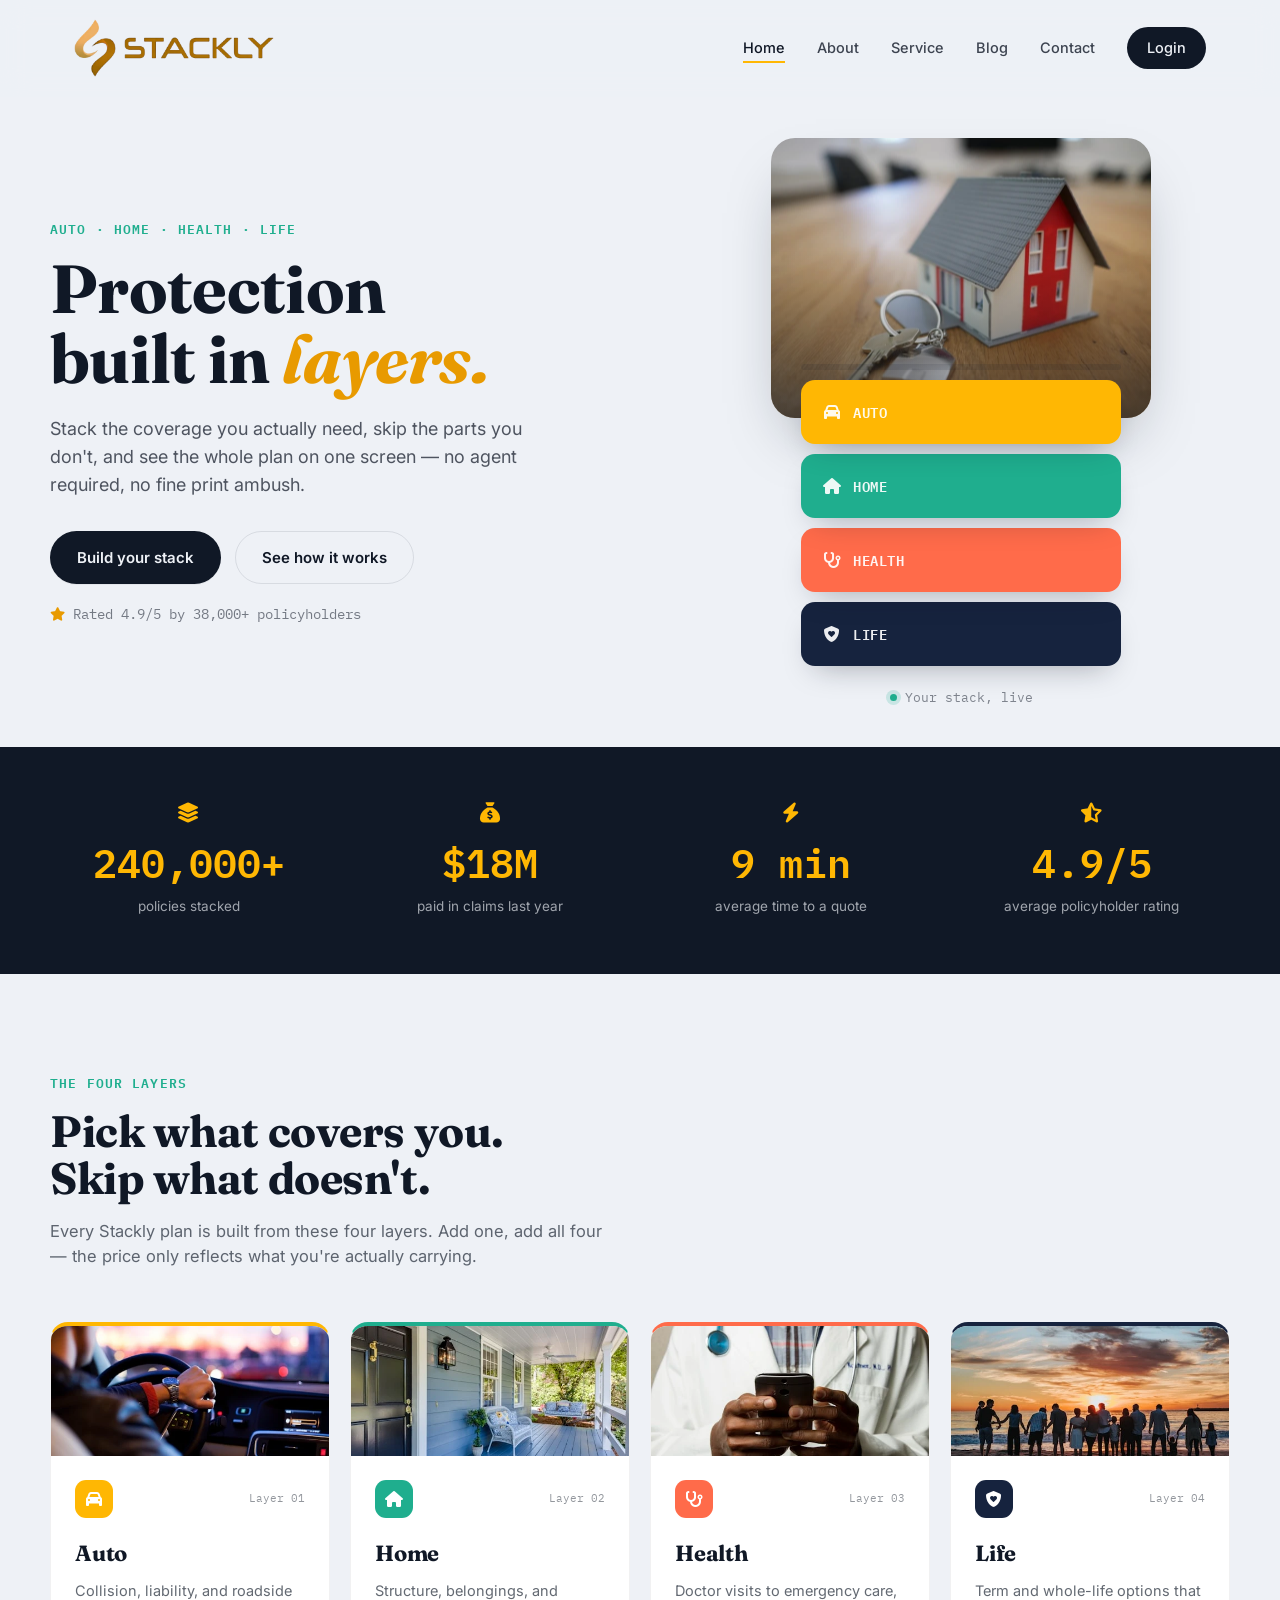
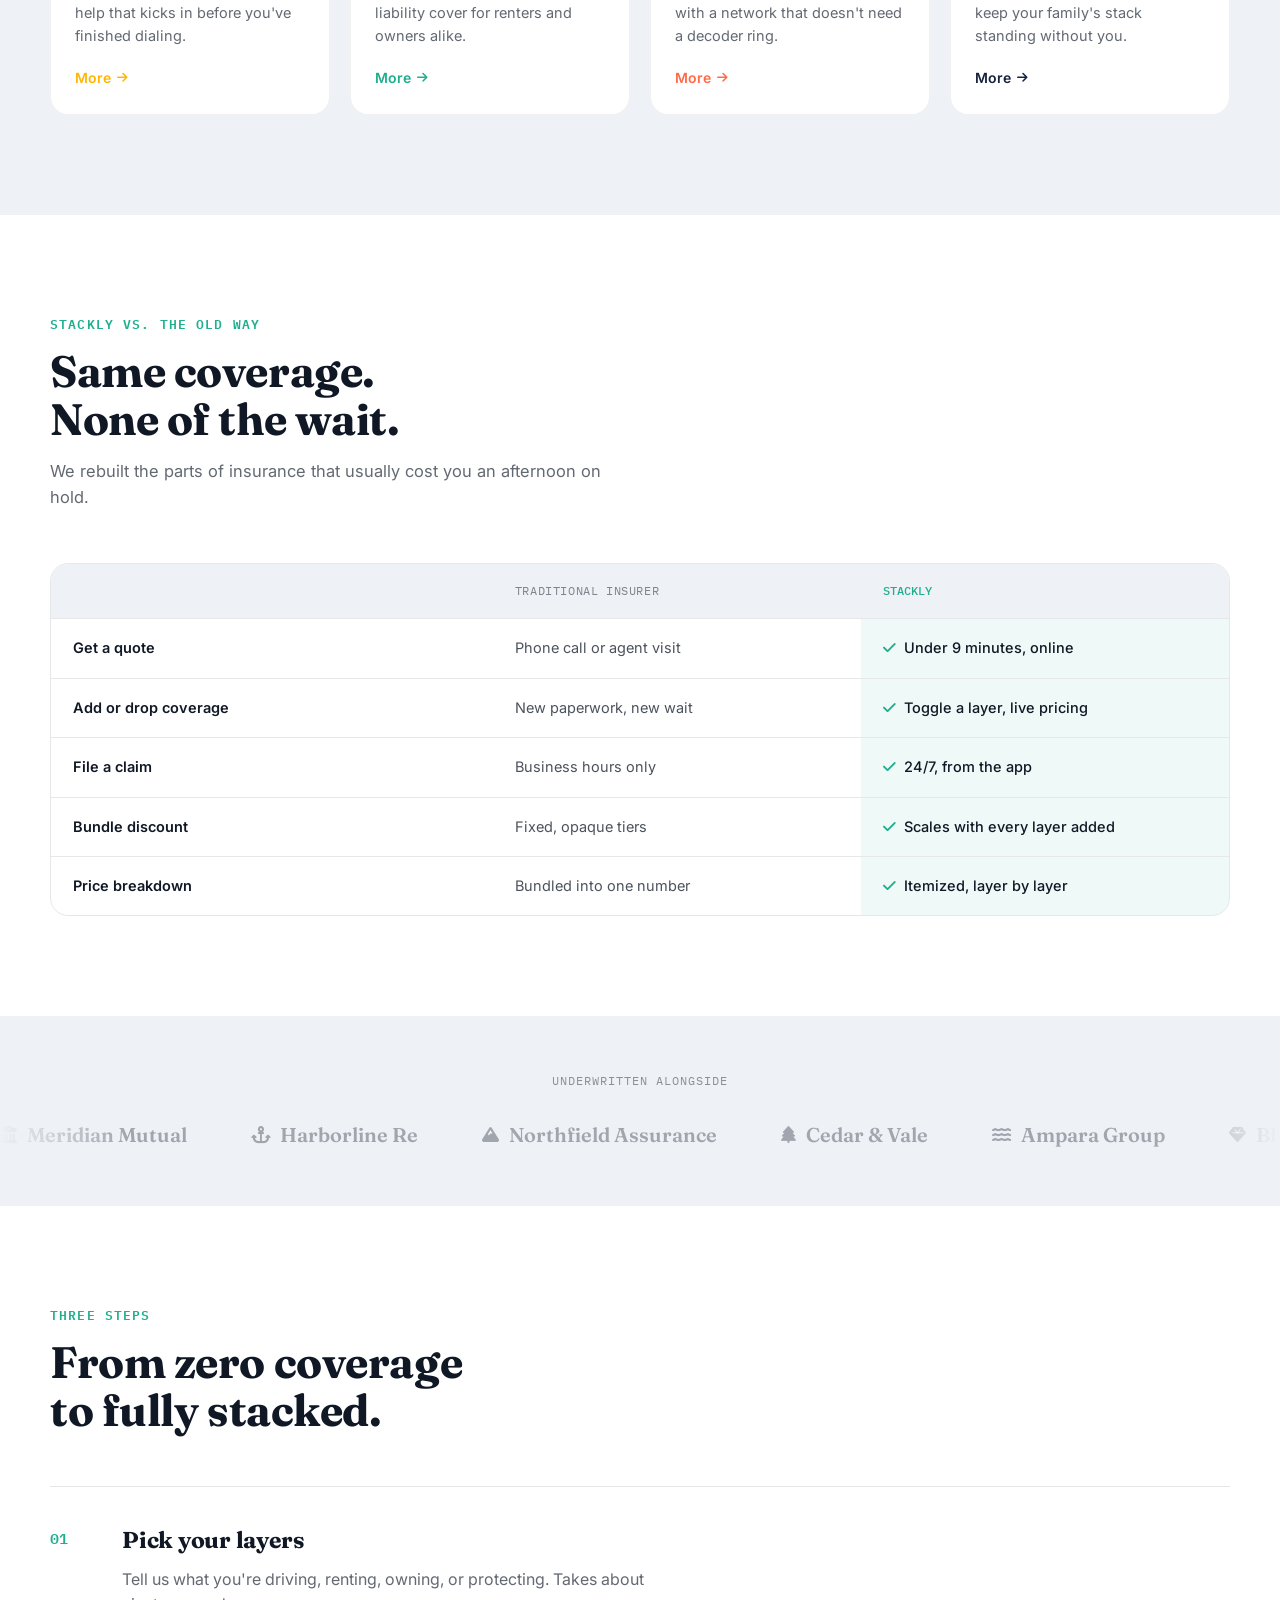
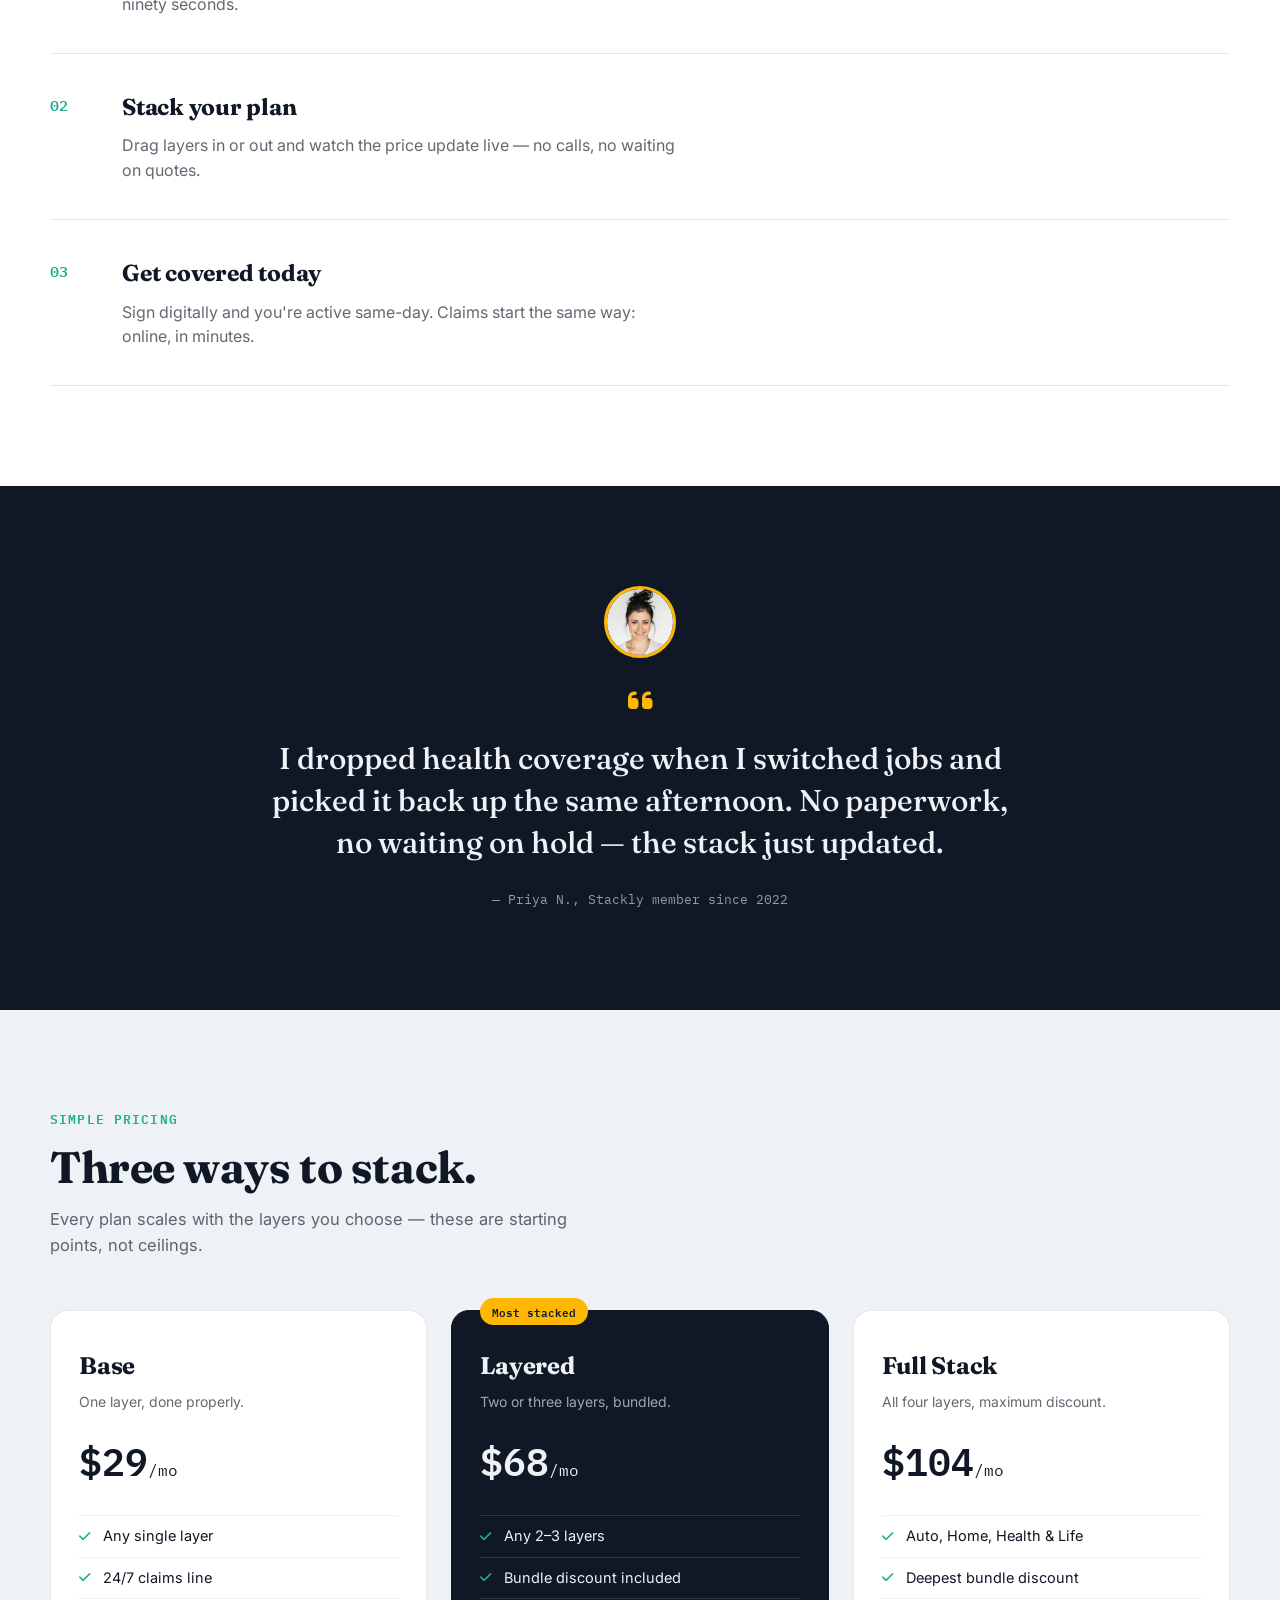
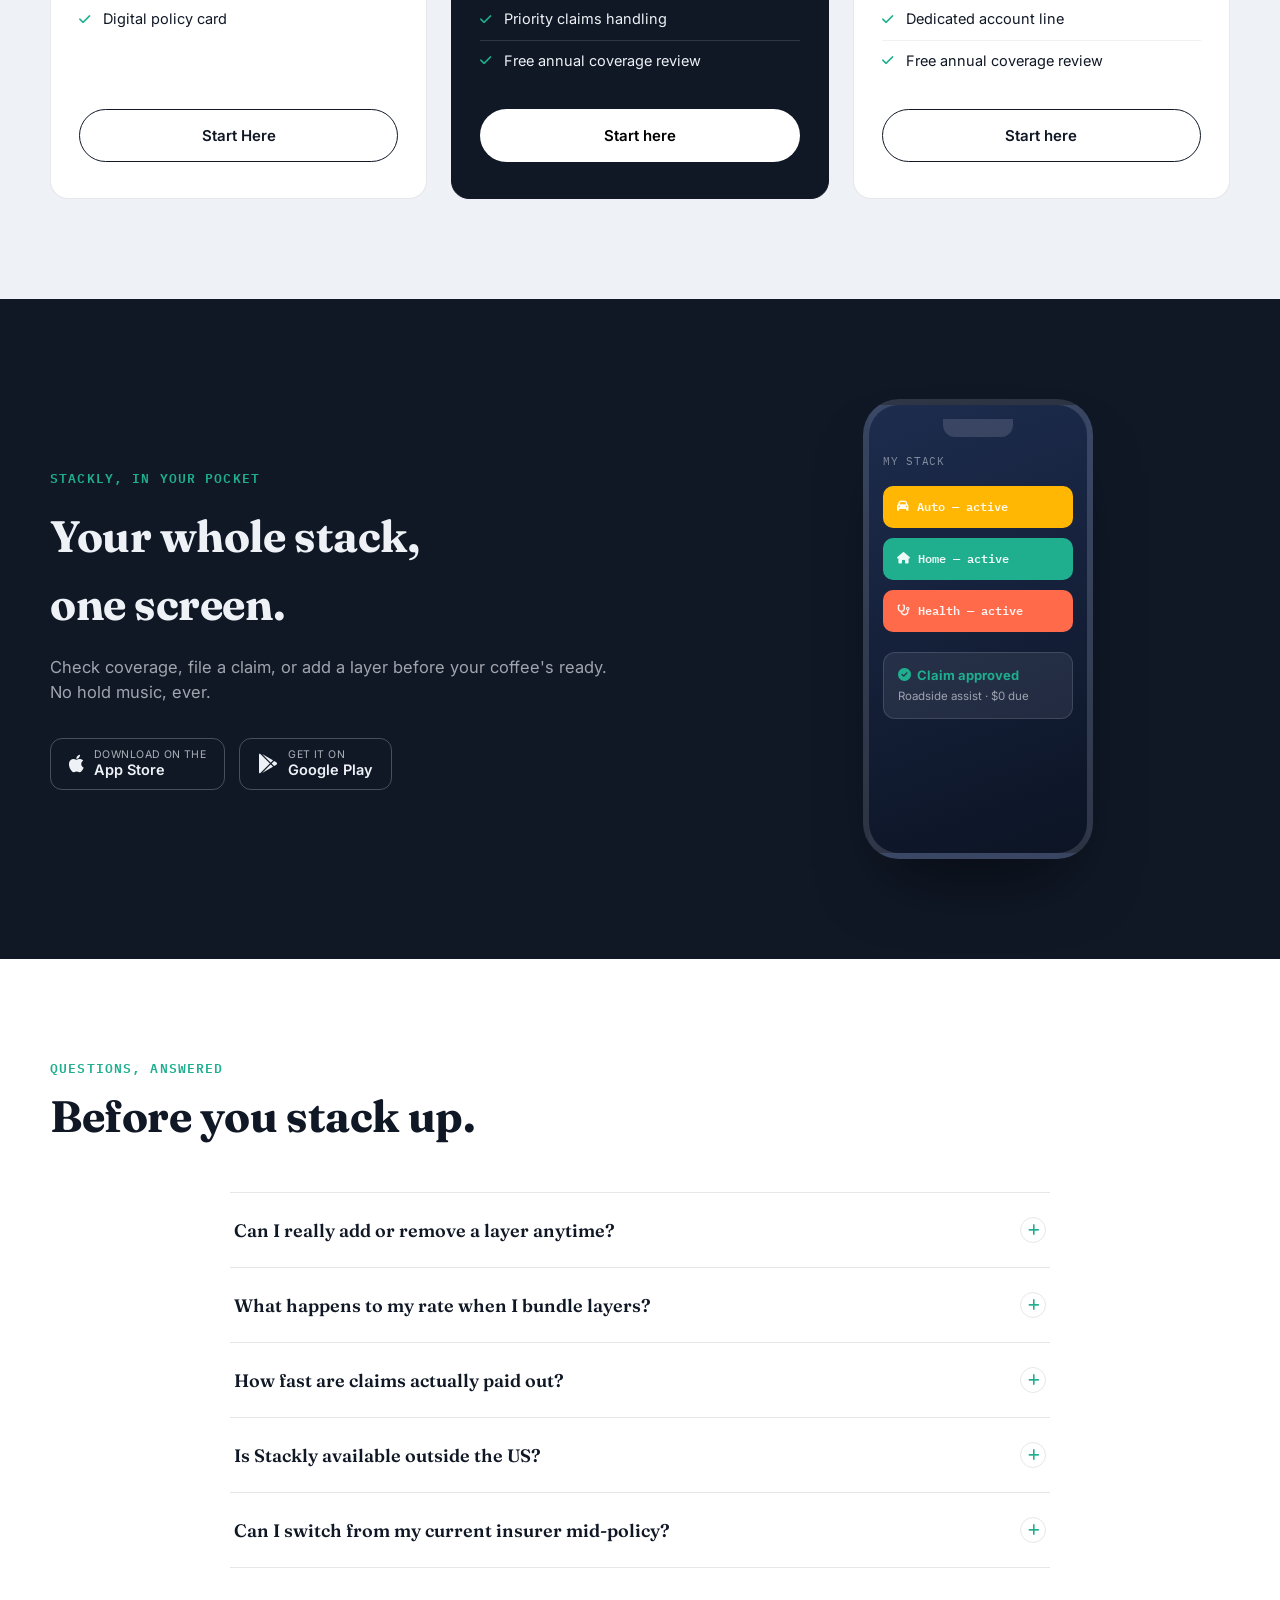
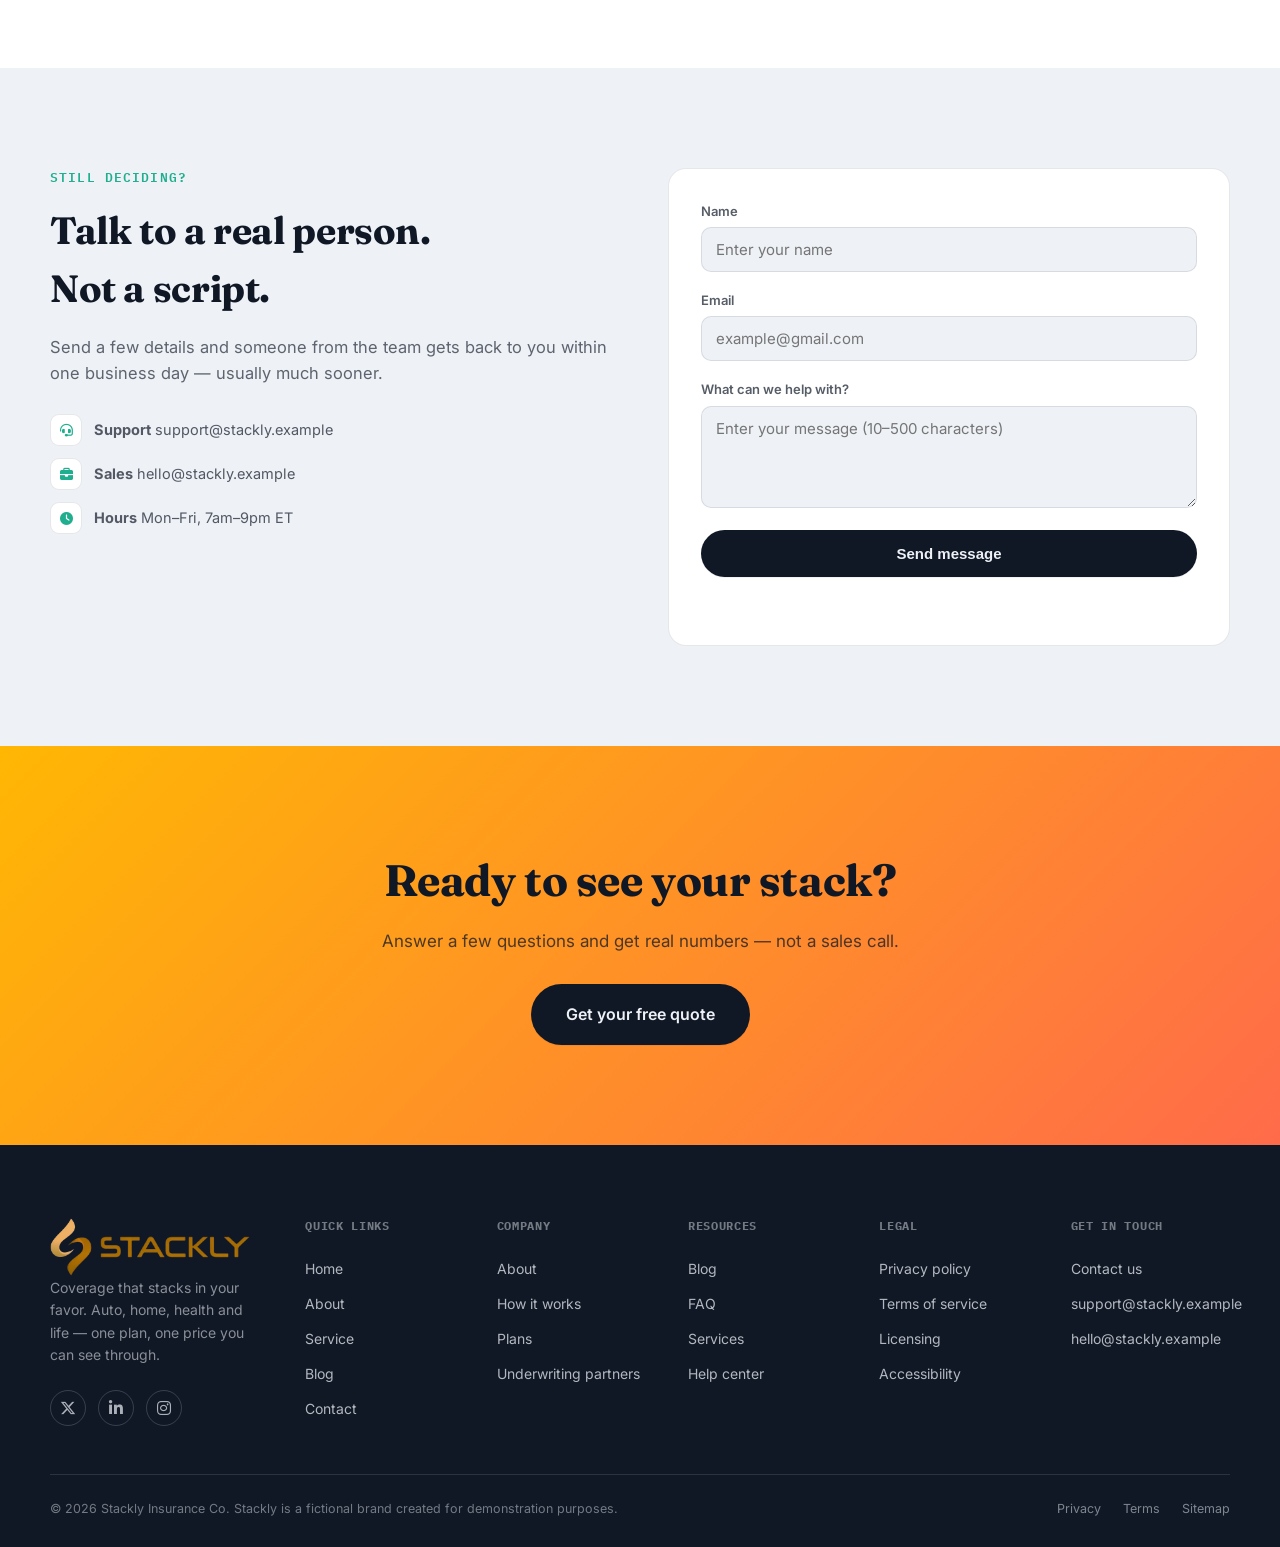
<file: index.html>
<!DOCTYPE html>
<html lang="en">
<head>
<meta charset="UTF-8">
<meta name="viewport" content="width=device-width, initial-scale=1.0">
<title>Stackly — Insurance, layered right</title>
<link rel="preconnect" href="https://fonts.googleapis.com">
<link rel="preconnect" href="https://fonts.gstatic.com" crossorigin>
<link href="https://fonts.googleapis.com/css2?family=Fraunces:ital,opsz,wght@0,9..144,500;0,9..144,600;0,9..144,700;0,9..144,900;1,9..144,500&family=Inter:wght@400;500;600;700&family=IBM+Plex+Mono:wght@500;600&display=swap" rel="stylesheet">
<link rel="stylesheet" href="https://cdnjs.cloudflare.com/ajax/libs/font-awesome/6.5.2/css/all.min.css">
<link rel="stylesheet" href="style.css">
 <style>
#startHere {
  background-color: white;
  color: black;
  transition: all 0.3s ease;
}

#startHere:hover {
  background-color: black;
  color: white;
  transform: translateY(-3px);
  box-shadow: 0 6px 15px rgba(0, 0, 0, 0.2);
}

 </style>
</head>
<body>

<!-- ============ NAV ============ -->
<header class="nav" id="nav">
  <div class="nav__inner">
    <a href="./index.html" class="nav__logo" style="color: #E89A00;">
    
      <img src="./src/logo/Untitled design.webp" alt="">
    </a>

    <nav class="nav__links" id="navLinks">
      <a href="./index.html" class="is-active">Home</a>
      <a href="./about.html">About</a>
      <a href="./service.html">Service</a>
      <a href="./blog.html">Blog</a>
      <a href="./contact.html">Contact</a>
      <a href="./login.html" class="nav__cta">Login</a>
    </nav>

    <button class="nav__burger" id="burger" aria-label="Open menu" aria-expanded="false">
      <span></span><span></span><span></span>
    </button>
  </div>
</header>

<!-- Mobile menu overlay -->
<div class="mobile-menu" id="mobileMenu">
  <nav>
    <a href="./index.html">Home</a>
      <a href="./about.html">About</a>
      <a href="./service.html">Service</a>
      <a href="./blog.html">Blog</a>
      <a href="./contact.html">Contact</a>
    <a href="./login.html" class="mobile-menu__cta">Login</a>
  </nav>
</div>

<main id="top">

  <!-- ============ HERO ============ -->
  <section class="hero">
    <div class="hero__inner">
      <div class="hero__copy">
        <p class="eyebrow">Auto · Home · Health · Life</p>
        <h1>
          Protection<br>
          built in <em>layers.</em>
        </h1>
        <p class="hero__sub">
          Stack the coverage you actually need, skip the parts you don't, and see the whole plan on one screen — no agent required, no fine print ambush.
        </p>
        <div class="hero__actions">
          <a href="./404.html" class="btn btn--primary">Build your stack</a>
          <a href="./404.html" class="btn btn--ghost">See how it works</a>
        </div>
        <p class="hero__trust"><i class="fa-solid fa-star"></i> Rated 4.9/5 by 38,000+ policyholders</p>
      </div>

      <div class="hero__visual" aria-hidden="true">
        <div class="hero__photo">
          <img src="./src/home/image-2-compressed.webp" alt="">
        </div>
        <div class="stack" id="stack">
          <div class="stack__block" data-layer="life" style="--c:var(--ink-2)">
            <i class="fa-solid fa-shield-heart"></i><span>Life</span>
          </div>
          <div class="stack__block" data-layer="health" style="--c:var(--coral)">
            <i class="fa-solid fa-stethoscope"></i><span>Health</span>
          </div>
          <div class="stack__block" data-layer="home" style="--c:var(--teal)">
            <i class="fa-solid fa-house"></i><span>Home</span>
          </div>
          <div class="stack__block" data-layer="auto" style="--c:var(--amber)">
            <i class="fa-solid fa-car"></i><span>Auto</span>
          </div>
          <div class="stack__ground"></div>
        </div>
        <p class="stack__caption">Your stack, live</p>
      </div>
    </div>
  </section>

  <!-- ============ TRUST STATS ============ -->
  <section class="stats" id="stats">
    <div class="stats__inner">
      <div class="stat">
        <i class="fa-solid fa-layer-group"></i>
        <span class="stat__num" data-count="240000" data-suffix="+">0</span>
        <span class="stat__label">policies stacked</span>
      </div>
      <div class="stat">
        <i class="fa-solid fa-sack-dollar"></i>
        <span class="stat__num" data-count="18" data-prefix="$" data-suffix="M">0</span>
        <span class="stat__label">paid in claims last year</span>
      </div>
      <div class="stat">
        <i class="fa-solid fa-bolt"></i>
        <span class="stat__num" data-count="9" data-suffix=" min">0</span>
        <span class="stat__label">average time to a quote</span>
      </div>
      <div class="stat">
        <i class="fa-solid fa-star-half-stroke"></i>
        <span class="stat__num" data-count="49" data-decimal="true" data-suffix="/5">0</span>
        <span class="stat__label">average policyholder rating</span>
      </div>
    </div>
  </section>

  <!-- ============ LAYERS / COVERAGE ============ -->
  <section class="layers" id="layers">
    <div class="section__head reveal">
      <p class="eyebrow">The four layers</p>
      <h2>Pick what covers you.<br>Skip what doesn't.</h2>
      <p class="section__sub">Every Stackly plan is built from these four layers. Add one, add all four — the price only reflects what you're actually carrying.</p>
    </div>

    <div class="layer-grid">
      <article class="layer-card reveal" style="--lc:var(--amber)">
        <div class="layer-card__photo">
          <img src="./src/home/image-3-compressed.webp" alt="Car on a road, representing auto coverage">
        </div>
        <div class="layer-card__body">
          <div class="layer-card__top">
            <span class="layer-card__icon"><i class="fa-solid fa-car"></i></span>
            <span class="layer-card__tag">Layer 01</span>
          </div>
          <h3>Auto</h3>
          <p>Collision, liability, and roadside help that kicks in before you've finished dialing.</p>
          <a href="./404.html" class="layer-card__link">More<i class="fa-solid fa-arrow-right"></i></a>
        </div>
      </article>

      <article class="layer-card reveal" style="--lc:var(--teal)">
        <div class="layer-card__photo">
          <img src="./src/home/image-4-compressed.webp" alt="Home exterior, representing home coverage">
        </div>
        <div class="layer-card__body">
          <div class="layer-card__top">
            <span class="layer-card__icon"><i class="fa-solid fa-house"></i></span>
            <span class="layer-card__tag">Layer 02</span>
          </div>
          <h3>Home</h3>
          <p>Structure, belongings, and liability cover for renters and owners alike.</p>
          <a href="./404.html" class="layer-card__link">More<i class="fa-solid fa-arrow-right"></i></a>
        </div>
      </article>

      <article class="layer-card reveal" style="--lc:var(--coral)">
        <div class="layer-card__photo">
          <img src="./src/home/image-5-compressed.webp" alt="Doctor with patient, representing health coverage">
        </div>
        <div class="layer-card__body">
          <div class="layer-card__top">
            <span class="layer-card__icon"><i class="fa-solid fa-stethoscope"></i></span>
            <span class="layer-card__tag">Layer 03</span>
          </div>
          <h3>Health</h3>
          <p>Doctor visits to emergency care, with a network that doesn't need a decoder ring.</p>
          <a href="./404.html" class="layer-card__link">More<i class="fa-solid fa-arrow-right"></i></a>
        </div>
      </article>

      <article class="layer-card reveal" style="--lc:var(--ink-2)">
        <div class="layer-card__photo">
          <img src="./src/home/image-6-compressed.webp" alt="Family together, representing life coverage">
        </div>
        <div class="layer-card__body">
          <div class="layer-card__top">
            <span class="layer-card__icon"><i class="fa-solid fa-shield-heart"></i></span>
            <span class="layer-card__tag">Layer 04</span>
          </div>
          <h3>Life</h3>
          <p>Term and whole-life options that keep your family's stack standing without you.</p>
          <a href="./404.html" class="layer-card__link">More<i class="fa-solid fa-arrow-right"></i></a>
        </div>
      </article>
    </div>
  </section>

  <!-- ============ COMPARISON ============ -->
  <section class="compare" id="compare">
    <div class="section__head reveal">
      <p class="eyebrow">Stackly vs. the old way</p>
      <h2>Same coverage.<br>None of the wait.</h2>
      <p class="section__sub">We rebuilt the parts of insurance that usually cost you an afternoon on hold.</p>
    </div>

    <div class="compare__table reveal">
      <div class="compare__row compare__row--head">
        <div class="compare__cell compare__cell--label"></div>
        <div class="compare__cell compare__cell--col">Traditional insurer</div>
        <div class="compare__cell compare__cell--col compare__cell--stackly">Stackly</div>
      </div>

      <div class="compare__row">
        <div class="compare__cell compare__cell--label">Get a quote</div>
        <div class="compare__cell">Phone call or agent visit</div>
        <div class="compare__cell compare__cell--stackly"><span class="check"><i class="fa-solid fa-check"></i></span> Under 9 minutes, online</div>
      </div>
      <div class="compare__row">
        <div class="compare__cell compare__cell--label">Add or drop coverage</div>
        <div class="compare__cell">New paperwork, new wait</div>
        <div class="compare__cell compare__cell--stackly"><span class="check"><i class="fa-solid fa-check"></i></span> Toggle a layer, live pricing</div>
      </div>
      <div class="compare__row">
        <div class="compare__cell compare__cell--label">File a claim</div>
        <div class="compare__cell">Business hours only</div>
        <div class="compare__cell compare__cell--stackly"><span class="check"><i class="fa-solid fa-check"></i></span> 24/7, from the app</div>
      </div>
      <div class="compare__row">
        <div class="compare__cell compare__cell--label">Bundle discount</div>
        <div class="compare__cell">Fixed, opaque tiers</div>
        <div class="compare__cell compare__cell--stackly"><span class="check"><i class="fa-solid fa-check"></i></span> Scales with every layer added</div>
      </div>
      <div class="compare__row">
        <div class="compare__cell compare__cell--label">Price breakdown</div>
        <div class="compare__cell">Bundled into one number</div>
        <div class="compare__cell compare__cell--stackly"><span class="check"><i class="fa-solid fa-check"></i></span> Itemized, layer by layer</div>
      </div>
    </div>
  </section>

  <!-- ============ PARTNERS STRIP ============ -->
  <section class="partners" id="partners">
    <p class="partners__label reveal">Underwritten alongside</p>
    <div class="partners__marquee">
      <div class="partners__track">
        <span><i class="fa-solid fa-building-columns"></i>Meridian Mutual</span>
        <span><i class="fa-solid fa-anchor"></i>Harborline Re</span>
        <span><i class="fa-solid fa-mountain"></i>Northfield Assurance</span>
        <span><i class="fa-solid fa-tree"></i>Cedar &amp; Vale</span>
        <span><i class="fa-solid fa-water"></i>Ampara Group</span>
        <span><i class="fa-solid fa-gem"></i>Bluecrest Underwriters</span>
        <!-- duplicated for seamless loop -->
        <span aria-hidden="true"><i class="fa-solid fa-building-columns"></i>Meridian Mutual</span>
        <span aria-hidden="true"><i class="fa-solid fa-anchor"></i>Harborline Re</span>
        <span aria-hidden="true"><i class="fa-solid fa-mountain"></i>Northfield Assurance</span>
        <span aria-hidden="true"><i class="fa-solid fa-tree"></i>Cedar &amp; Vale</span>
        <span aria-hidden="true"><i class="fa-solid fa-water"></i>Ampara Group</span>
        <span aria-hidden="true"><i class="fa-solid fa-gem"></i>Bluecrest Underwriters</span>
      </div>
    </div>
  </section>

  <!-- ============ HOW IT WORKS ============ -->
  <section class="how" id="how">
    <div class="section__head reveal">
      <p class="eyebrow">Three steps</p>
      <h2>From zero coverage<br>to fully stacked.</h2>
    </div>

    <div class="how__list">
      <div class="how__step reveal">
        <span class="how__num">01</span>
        <div>
          <h3>Pick your layers</h3>
          <p>Tell us what you're driving, renting, owning, or protecting. Takes about ninety seconds.</p>
        </div>
      </div>
      <div class="how__step reveal">
        <span class="how__num">02</span>
        <div>
          <h3>Stack your plan</h3>
          <p>Drag layers in or out and watch the price update live — no calls, no waiting on quotes.</p>
        </div>
      </div>
      <div class="how__step reveal">
        <span class="how__num">03</span>
        <div>
          <h3>Get covered today</h3>
          <p>Sign digitally and you're active same-day. Claims start the same way: online, in minutes.</p>
        </div>
      </div>
    </div>
  </section>

  <!-- ============ TESTIMONIAL ============ -->
  <section class="quote-block">
    <div class="quote-block__inner reveal">
      <div class="quote-block__avatar">
        <img src="./src/home/image-7-compressed.webp" alt="Priya N.">
      </div>
      <p class="quote-block__mark" aria-hidden="true"><i class="fa-solid fa-quote-left"></i></p>
      <blockquote>
        I dropped health coverage when I switched jobs and picked it back up the same afternoon. No paperwork, no waiting on hold — the stack just updated.
      </blockquote>
      <cite>— Priya N., Stackly member since 2022</cite>
    </div>
  </section>

  <!-- ============ PLANS ============ -->
  <section class="plans" id="plans">
    <div class="section__head reveal">
      <p class="eyebrow">Simple pricing</p>
      <h2>Three ways to stack.</h2>
      <p class="section__sub">Every plan scales with the layers you choose — these are starting points, not ceilings.</p>
    </div>

    <div class="plan-grid">
      <div class="plan-card reveal">
        <h3>Base</h3>
        <p class="plan-card__desc">One layer, done properly.</p>
        <p class="plan-card__price"><span>$29</span>/mo</p>
        <ul>
          <li><i class="fa-solid fa-check"></i>Any single layer</li>
          <li><i class="fa-solid fa-check"></i>24/7 claims line</li>
          <li><i class="fa-solid fa-check"></i>Digital policy card</li>
        </ul>
        <a href="./404.html" class="btn btn--outline">Start Here</a>
      </div>

      <div class="plan-card plan-card--featured reveal">
        <span class="plan-card__badge">Most stacked</span>
        <h3>Layered</h3>
        <p class="plan-card__desc">Two or three layers, bundled.</p>
        <p class="plan-card__price"><span>$68</span>/mo</p>
        <ul>
          <li><i class="fa-solid fa-check"></i>Any 2–3 layers</li>
          <li><i class="fa-solid fa-check"></i>Bundle discount included</li>
          <li><i class="fa-solid fa-check"></i>Priority claims handling</li>
          <li><i class="fa-solid fa-check"></i>Free annual coverage review</li>
        </ul>
<a href="./404.html"
   class="btn btn--primary"
   style="background-color: white; color: black;" id="startHere">
  Start here
</a>
      </div>

      <div class="plan-card reveal">
        <h3>Full Stack</h3>
        <p class="plan-card__desc">All four layers, maximum discount.</p>
        <p class="plan-card__price"><span>$104</span>/mo</p>
        <ul>
          <li><i class="fa-solid fa-check"></i>Auto, Home, Health &amp; Life</li>
          <li><i class="fa-solid fa-check"></i>Deepest bundle discount</li>
          <li><i class="fa-solid fa-check"></i>Dedicated account line</li>
          <li><i class="fa-solid fa-check"></i>Free annual coverage review</li>
        </ul>
        <a href="./404.html" class="btn btn--outline">Start here</a>
      </div>
    </div>
  </section>

  <!-- ============ GET THE APP ============ -->
  <section class="app-promo" id="app">
    <div class="app-promo__inner">
      <div class="app-promo__copy reveal">
        <p class="eyebrow">Stackly, in your pocket</p>
        <h2>Your whole stack,<br>one screen.</h2>
        <p class="section__sub">Check coverage, file a claim, or add a layer before your coffee's ready. No hold music, ever.</p>
        <div class="app-promo__badges">
          <a href="./404.html" class="store-badge">
            <i class="fa-brands fa-apple"></i>
            <span class="store-badge__text"><small>Download on the</small>App Store</span>
          </a>
          <a href="./404.html" class="store-badge">
            <i class="fa-brands fa-google-play"></i>
            <span class="store-badge__text"><small>Get it on</small>Google Play</span>
          </a>
        </div>
      </div>

      <div class="app-promo__visual reveal" aria-hidden="true">
        <div class="phone">
          <div class="phone__notch"></div>
          <div class="phone__screen">
            <div class="phone__bar">
              <span></span>
              <span class="phone__bar-title">My stack</span>
            </div>
            <div class="phone__mini-block" style="--c:var(--amber)"><i class="fa-solid fa-car"></i>Auto — active</div>
            <div class="phone__mini-block" style="--c:var(--teal)"><i class="fa-solid fa-house"></i>Home — active</div>
            <div class="phone__mini-block" style="--c:var(--coral)"><i class="fa-solid fa-stethoscope"></i>Health — active</div>
            <div class="phone__notif">
              <strong><i class="fa-solid fa-circle-check"></i>Claim approved</strong>
              <span>Roadside assist · $0 due</span>
            </div>
          </div>
        </div>
      </div>
    </div>
  </section>

  <!-- ============ FAQ ============ -->
  <section class="faq" id="faq">
    <div class="section__head reveal">
      <p class="eyebrow">Questions, answered</p>
      <h2>Before you stack up.</h2>
    </div>

    <div class="faq__list reveal">
      <div class="faq__item">
        <button class="faq__question" aria-expanded="false">
          <span>Can I really add or remove a layer anytime?</span>
          <span class="faq__icon"><i class="fa-solid fa-plus"></i></span>
        </button>
        <div class="faq__answer">
          <p>Yes. Toggle any layer from the app or site and the change applies at your next billing cycle — no forms, no waiting on approval.</p>
        </div>
      </div>

      <div class="faq__item">
        <button class="faq__question" aria-expanded="false">
          <span>What happens to my rate when I bundle layers?</span>
          <span class="faq__icon"><i class="fa-solid fa-plus"></i></span>
        </button>
        <div class="faq__answer">
          <p>Every additional layer increases your bundle discount. Two layers save you roughly 10%, three save 18%, and all four save 27% versus buying each separately.</p>
        </div>
      </div>

      <div class="faq__item">
        <button class="faq__question" aria-expanded="false">
          <span>How fast are claims actually paid out?</span>
          <span class="faq__icon"><i class="fa-solid fa-plus"></i></span>
        </button>
        <div class="faq__answer">
          <p>Straightforward claims — roadside, minor property, urgent care — are typically approved within 48 hours. Complex claims get a dedicated adjuster and a clear timeline upfront.</p>
        </div>
      </div>

      <div class="faq__item">
        <button class="faq__question" aria-expanded="false">
          <span>Is Stackly available outside the US?</span>
          <span class="faq__icon"><i class="fa-solid fa-plus"></i></span>
        </button>
        <div class="faq__answer">
          <p>Not yet — we currently underwrite in the continental US. Coverage in additional regions is planned as our carrier partnerships expand.</p>
        </div>
      </div>

      <div class="faq__item">
        <button class="faq__question" aria-expanded="false">
          <span>Can I switch from my current insurer mid-policy?</span>
          <span class="faq__icon"><i class="fa-solid fa-plus"></i></span>
        </button>
        <div class="faq__answer">
          <p>Usually, yes. We'll check your current policy's cancellation terms during signup and time your Stackly coverage to start the moment the old one ends, so there's no gap.</p>
        </div>
      </div>
    </div>
  </section>

  <!-- ============ CONTACT ============ -->
  <section class="contact" id="contact">
    <div class="contact__inner">
      <div class="contact__copy reveal">
        <p class="eyebrow">Still deciding?</p>
        <h2>Talk to a real person.<br>Not a script.</h2>
        <p class="section__sub">Send a few details and someone from the team gets back to you within one business day — usually much sooner.</p>
        <ul class="contact__details">
          <li><i class="fa-solid fa-headset"></i><span><strong>Support</strong> support@stackly.example</span></li>
          <li><i class="fa-solid fa-briefcase"></i><span><strong>Sales</strong> hello@stackly.example</span></li>
          <li><i class="fa-solid fa-clock"></i><span><strong>Hours</strong> Mon–Fri, 7am–9pm ET</span></li>
        </ul>
      </div>

<form class="contact__form reveal" id="contactForm" novalidate>

  <!-- Name -->
  <div class="field">
    <label for="name">Name</label>
    <input
      type="text"
      id="name"
      name="name"
      required
      minlength="3"
      maxlength="50"
      pattern="[A-Za-z ]+"
      title="Name must contain only letters and spaces, and be 3–50 characters long."
      autocomplete="name"
      placeholder="Enter your name"
    >
  </div>

  <!-- Email -->
  <div class="field">
    <label for="email">Email</label>
    <input
      type="email"
      id="email"
      name="email"
      required
      maxlength="100"
      autocomplete="email"
      placeholder="example@gmail.com"
    >
  </div>

  <!-- Message -->
  <div class="field">
    <label for="message">What can we help with?</label>
    <textarea
      id="message"
      name="message"
      rows="4"
      required
      minlength="10"
      maxlength="500"
      placeholder="Enter your message (10–500 characters)"
    ></textarea>
  </div>

  <button type="submit" class="btn btn--primary">
    Send message
  </button>

  <p
    class="contact__status"
    id="contactStatus"
    role="status"
    aria-live="polite">
  </p>

</form>

    </div>
  </section>

  <!-- ============ FINAL CTA ============ -->
  <section class="cta" id="quote">
    <div class="cta__inner reveal">
      <h2>Ready to see your stack?</h2>
      <p>Answer a few questions and get real numbers — not a sales call.</p>
      <a href="./contact.html" class="btn btn--primary btn--lg">Get your free quote</a>
    </div>
  </section>

</main>

<!-- ============ FOOTER ============ -->
<footer class="footer">
  <div class="footer__inner">
    <div class="footer__brand-col">
       <a href="./index.html" class="nav__logo" style="color: #E89A00;">
    
      <img src="./src/logo/Untitled design.webp" alt="">
    </a>
      <p class="footer__tagline">Coverage that stacks in your favor. Auto, home, health and life — one plan, one price you can see through.</p>
      <div class="footer__social">
        <a href="./404.html" aria-label="Stackly on X"><i class="fa-brands fa-x-twitter"></i></a>
        <a href="./404.html" aria-label="Stackly on LinkedIn"><i class="fa-brands fa-linkedin-in"></i></a>
        <a href="./404.html" aria-label="Stackly on Instagram"><i class="fa-brands fa-instagram"></i></a>
      </div>
    </div>

    <div class="footer__cols">
      <div class="footer__col">
        <h4>Quick links</h4>
        <a href="./index.html">Home</a>
        <a href="./about.html">About</a>
        <a href="./service.html">Service</a>
        <a href="./blog.html">Blog</a>
        <a href="./contact.html">Contact</a>
      </div>
      <div class="footer__col">
        <h4>Company</h4>
        <a href="./about.html">About</a>
        <a href="./404.html">How it works</a>
        <a href="./404.html">Plans</a>
        <a href="./404.html">Underwriting partners</a>
      </div>
      <div class="footer__col">
        <h4>Resources</h4>
        <a href="./blog.html">Blog</a>
        <a href="./404.html">FAQ</a>
        <a href="./service.html">Services</a>
        <a href="./contact.html">Help center</a>
      </div>
      <div class="footer__col">
        <h4>Legal</h4>
        <a href="./404.html">Privacy policy</a>
        <a href="./404.html">Terms of service</a>
        <a href="./404.html">Licensing</a>
        <a href="./404.html">Accessibility</a>
      </div>
      <div class="footer__col">
        <h4>Get in touch</h4>
        <a href="./contact.html">Contact us</a>
        <a href="./404.html">support@stackly.example</a>
        <a href="./404.html">hello@stackly.example</a>
      </div>
    </div>
  </div>

  <div class="footer__bottom">
    <p>© 2026 Stackly Insurance Co. Stackly is a fictional brand created for demonstration purposes.</p>
    <div class="footer__bottom-links">
      <a href="./404.html">Privacy</a>
      <a href="./404.html">Terms</a>
      <a href="./404.html">Sitemap</a>
    </div>
  </div>
</footer>

<script src="script.js"></script>
</body>
</html>
</file>
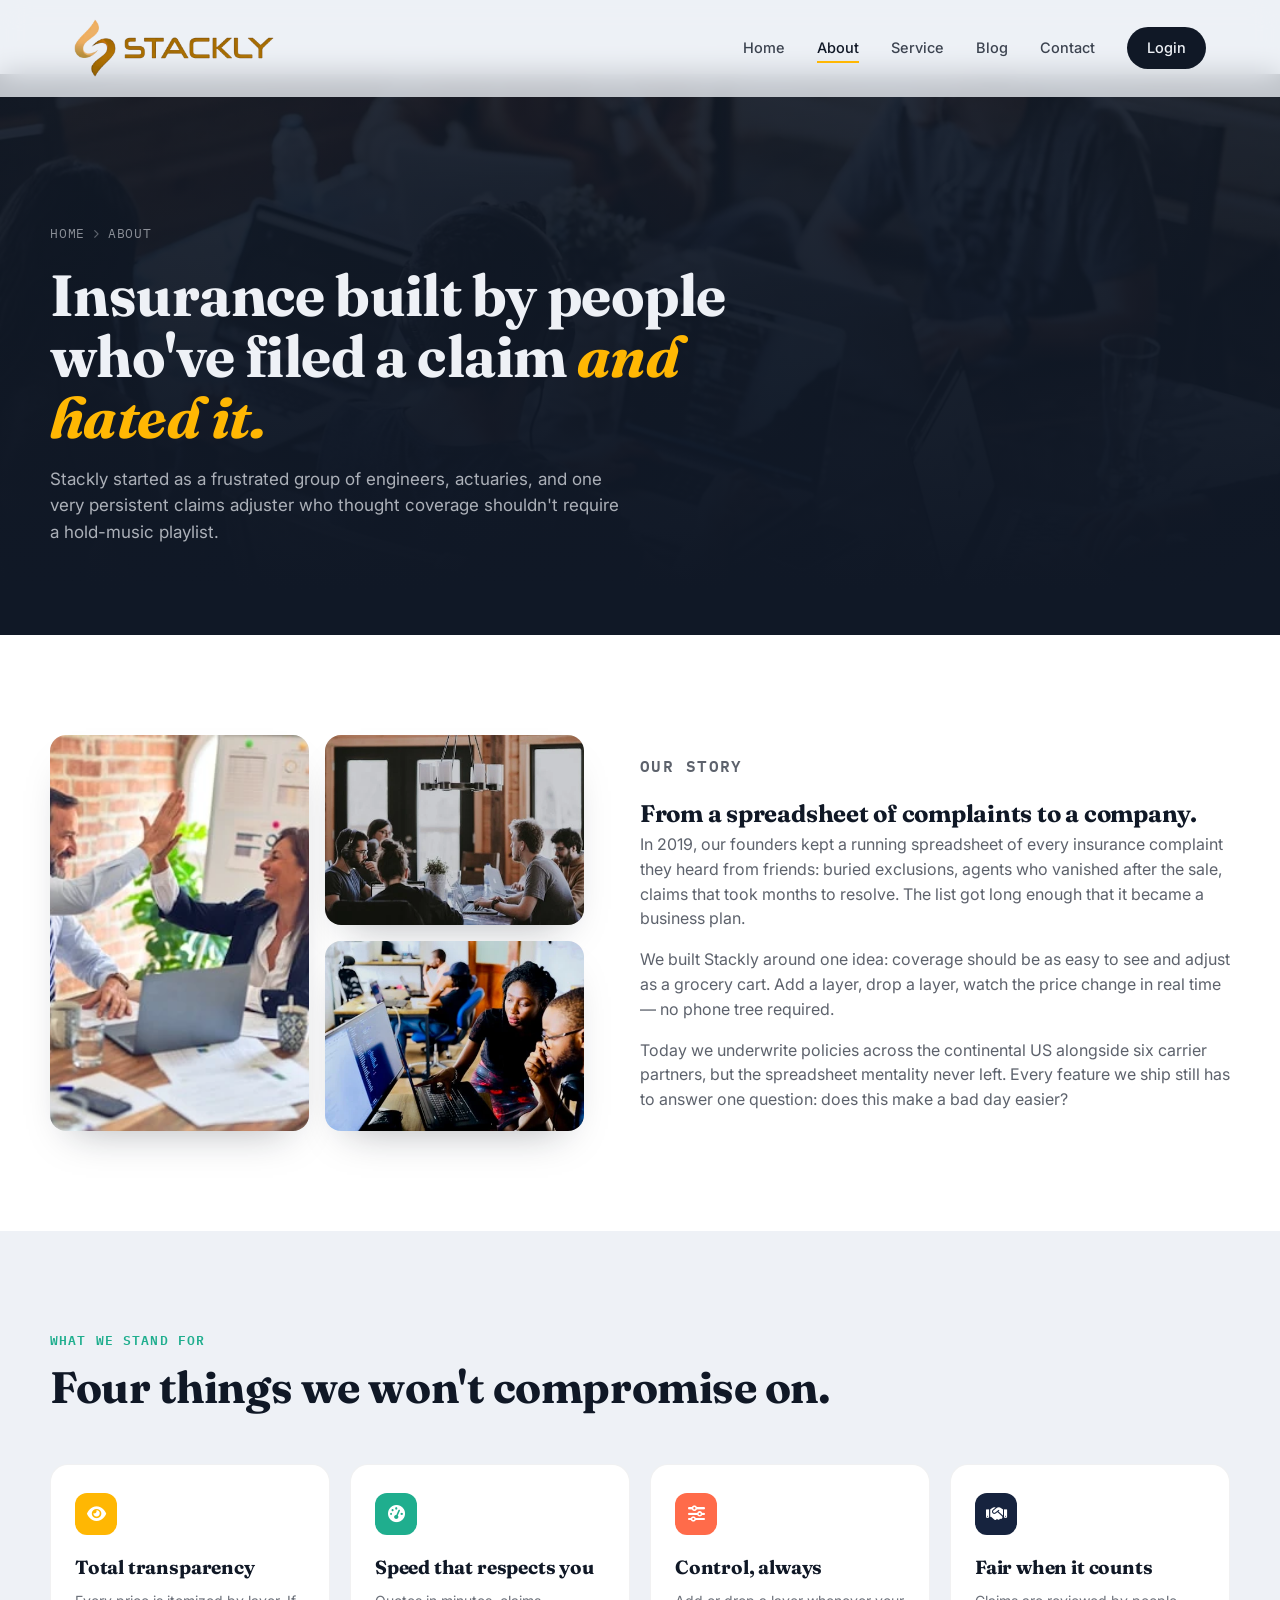
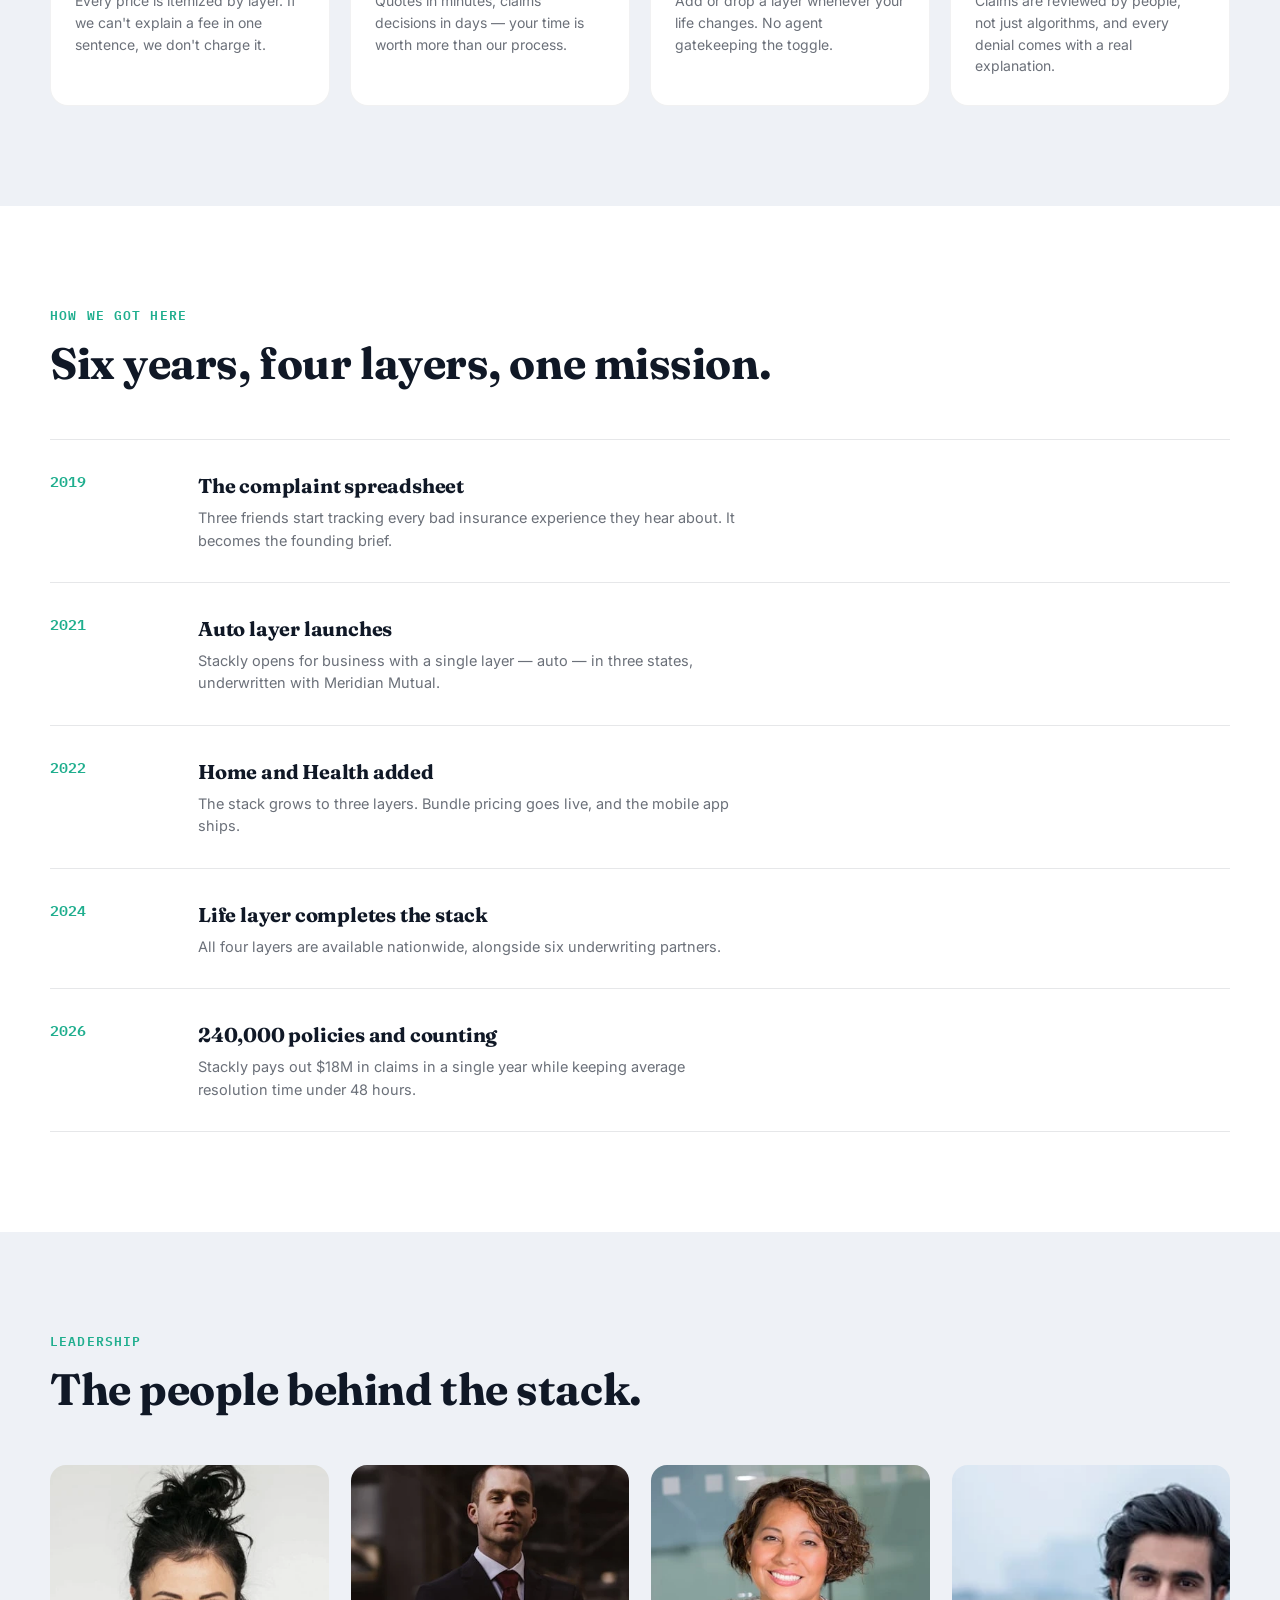
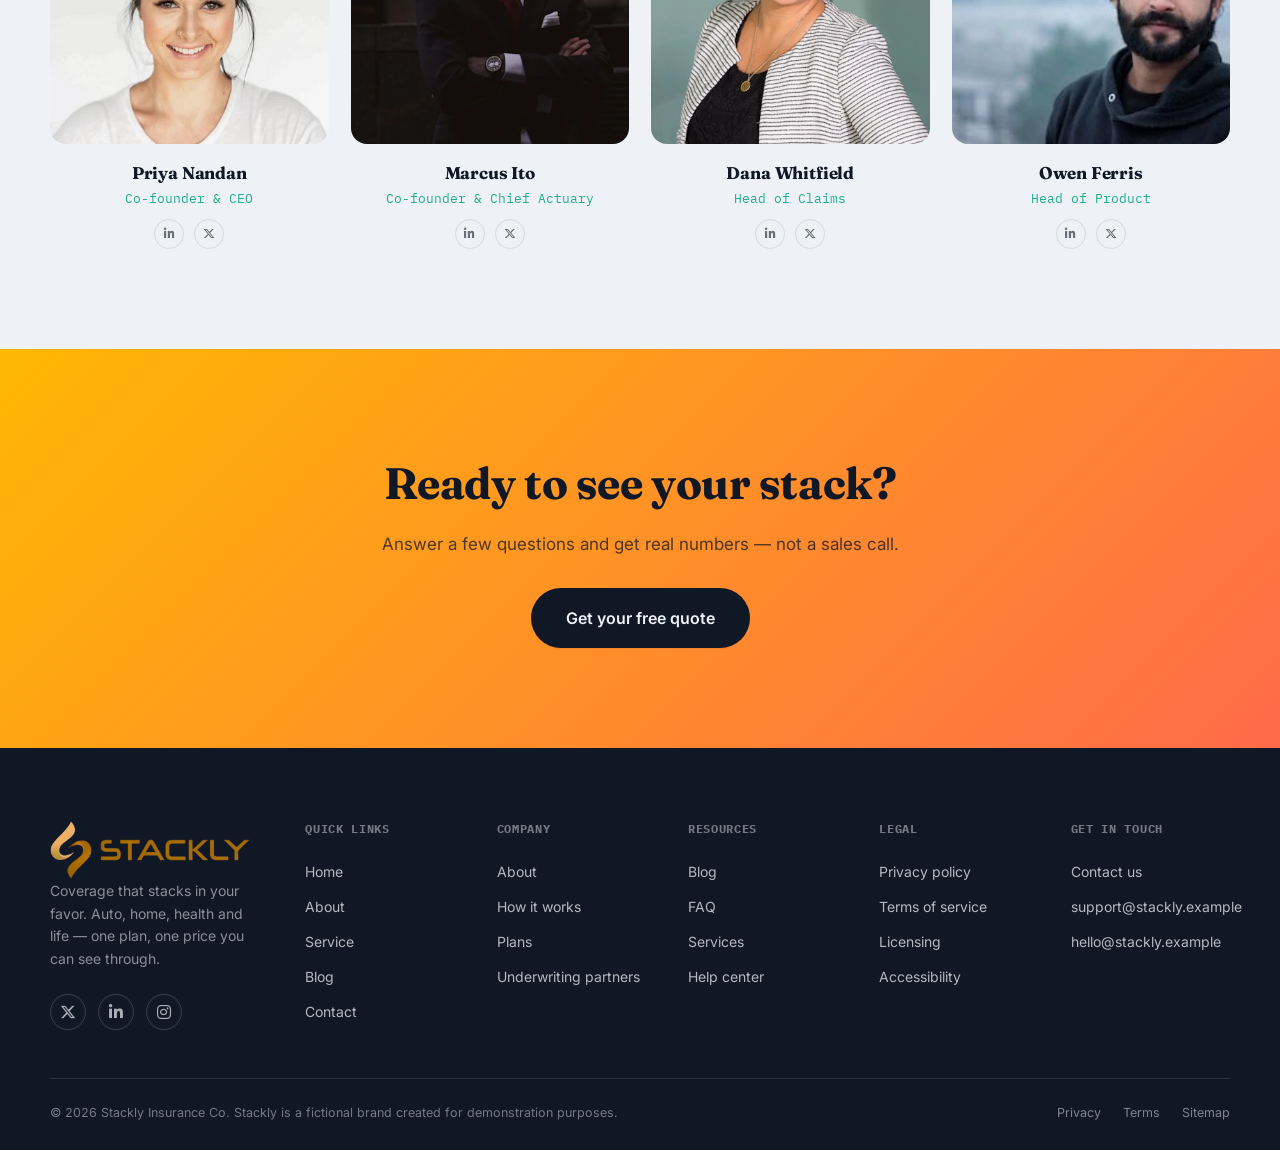
<file: about.html>
<!DOCTYPE html>
<html lang="en">
<head>
<meta charset="UTF-8">
<meta name="viewport" content="width=device-width, initial-scale=1.0">
<title>About — Stackly</title>
<link rel="preconnect" href="https://fonts.googleapis.com">
<link rel="preconnect" href="https://fonts.gstatic.com" crossorigin>
<link href="https://fonts.googleapis.com/css2?family=Fraunces:ital,opsz,wght@0,9..144,500;0,9..144,600;0,9..144,700;0,9..144,900;1,9..144,500&family=Inter:wght@400;500;600;700&family=IBM+Plex+Mono:wght@500;600&display=swap" rel="stylesheet">
<link rel="stylesheet" href="https://cdnjs.cloudflare.com/ajax/libs/font-awesome/6.5.2/css/all.min.css">
<link rel="stylesheet" href="style.css">
<link rel="stylesheet" href="pages.css">
</head>
<body>

<header class="nav" id="nav">
  <div class="nav__inner">
  <a href="./index.html" class="nav__logo" style="color: #E89A00;">
    
      <img src="./src/logo/Untitled design.webp" alt="">
    </a>
    <nav class="nav__links" id="navLinks">
      <a href="./index.html">Home</a>
      <a href="./about.html" class="is-active">About</a>
      <a href="./service.html">Service</a>
      <a href="./blog.html">Blog</a>
      <a href="./contact.html">Contact</a>
      <a href="./login.html" class="nav__cta">Login</a>
    </nav>
    <button class="nav__burger" id="burger" aria-label="Open menu" aria-expanded="false">
      <span></span><span></span><span></span>
    </button>
  </div>
</header>

<div class="mobile-menu" id="mobileMenu">
  <nav>
    <a href="./index.html">Home</a>
    <a href="./about.html">About</a>
    <a href="./service.html">Service</a>
    <a href="./blog.html">Blog</a>
    <a href="./contact.html">Contact</a>
    <a href="./login.html" class="mobile-menu__cta">Login</a>
  </nav>
</div>

<main id="top">

  <!-- ============ PAGE HERO ============ -->
  <section class="page-hero">
    <div class="page-hero__bg"><img src="./src/about/image-2-compressed.webp" alt=""></div>
    <div class="page-hero__inner">
      <p class="crumb"><a href="./index.html">Home</a><i class="fa-solid fa-chevron-right"></i><span>About</span></p>
      <h1>Insurance built by people who've filed a claim <em>and hated it.</em></h1>
      <p>Stackly started as a frustrated group of engineers, actuaries, and one very persistent claims adjuster who thought coverage shouldn't require a hold-music playlist.</p>
    </div>
  </section>

  <!-- ============ STORY ============ -->
  <section class="story">
    <div class="story__inner">
      <div class="story__gallery reveal">
        <img src="./src/about/image-3-compressed.webp" alt="Stackly team working together">
        <img src="./src/about/image-4-compressed.webp" alt="Team meeting around a table">
        <img src="./src/about/image-5-compressed.webp" alt="Team discussing a whiteboard plan">
      </div>
      <div class="story__copy reveal">
        <p class="eyebrow">Our story</p>
        <h2>From a spreadsheet of complaints to a company.</h2>
        <p>In 2019, our founders kept a running spreadsheet of every insurance complaint they heard from friends: buried exclusions, agents who vanished after the sale, claims that took months to resolve. The list got long enough that it became a business plan.</p>
        <p>We built Stackly around one idea: coverage should be as easy to see and adjust as a grocery cart. Add a layer, drop a layer, watch the price change in real time — no phone tree required.</p>
        <p>Today we underwrite policies across the continental US alongside six carrier partners, but the spreadsheet mentality never left. Every feature we ship still has to answer one question: does this make a bad day easier?</p>
      </div>
    </div>
  </section>

  <!-- ============ VALUES ============ -->
  <section class="values" id="values">
    <div class="section__head reveal">
      <p class="eyebrow">What we stand for</p>
      <h2>Four things we won't compromise on.</h2>
    </div>
    <div class="value-grid">
      <div class="value-card reveal">
        <span class="icon-chip" style="background:var(--amber)"><i class="fa-solid fa-eye"></i></span>
        <h3>Total transparency</h3>
        <p>Every price is itemized by layer. If we can't explain a fee in one sentence, we don't charge it.</p>
      </div>
      <div class="value-card reveal">
        <span class="icon-chip" style="background:var(--teal)"><i class="fa-solid fa-gauge-high"></i></span>
        <h3>Speed that respects you</h3>
        <p>Quotes in minutes, claims decisions in days — your time is worth more than our process.</p>
      </div>
      <div class="value-card reveal">
        <span class="icon-chip" style="background:var(--coral)"><i class="fa-solid fa-sliders"></i></span>
        <h3>Control, always</h3>
        <p>Add or drop a layer whenever your life changes. No agent gatekeeping the toggle.</p>
      </div>
      <div class="value-card reveal">
        <span class="icon-chip" style="background:var(--ink-2)"><i class="fa-solid fa-handshake"></i></span>
        <h3>Fair when it counts</h3>
        <p>Claims are reviewed by people, not just algorithms, and every denial comes with a real explanation.</p>
      </div>
    </div>
  </section>

  <!-- ============ TIMELINE ============ -->
  <section class="timeline" id="timeline">
    <div class="section__head reveal">
      <p class="eyebrow">How we got here</p>
      <h2>Six years, four layers, one mission.</h2>
    </div>
    <div class="timeline__list reveal">
      <div class="timeline__row">
        <span class="timeline__year">2019</span>
        <div><h3>The complaint spreadsheet</h3><p>Three friends start tracking every bad insurance experience they hear about. It becomes the founding brief.</p></div>
      </div>
      <div class="timeline__row">
        <span class="timeline__year">2021</span>
        <div><h3>Auto layer launches</h3><p>Stackly opens for business with a single layer — auto — in three states, underwritten with Meridian Mutual.</p></div>
      </div>
      <div class="timeline__row">
        <span class="timeline__year">2022</span>
        <div><h3>Home and Health added</h3><p>The stack grows to three layers. Bundle pricing goes live, and the mobile app ships.</p></div>
      </div>
      <div class="timeline__row">
        <span class="timeline__year">2024</span>
        <div><h3>Life layer completes the stack</h3><p>All four layers are available nationwide, alongside six underwriting partners.</p></div>
      </div>
      <div class="timeline__row">
        <span class="timeline__year">2026</span>
        <div><h3>240,000 policies and counting</h3><p>Stackly pays out $18M in claims in a single year while keeping average resolution time under 48 hours.</p></div>
      </div>
    </div>
  </section>

  <!-- ============ TEAM ============ -->
  <section class="team" id="team">
    <div class="section__head reveal">
      <p class="eyebrow">Leadership</p>
      <h2>The people behind the stack.</h2>
    </div>
    <div class="team-grid">
      <div class="team-card reveal">
        <div class="team-card__photo"><img src="./src/about/image-6-compressed.webp" alt="Priya Nandan"></div>
        <h3>Priya Nandan</h3>
        <p>Co-founder &amp; CEO</p>
        <div class="team-card__social">
          <a href="./404.html" aria-label="LinkedIn"><i class="fa-brands fa-linkedin-in"></i></a>
          <a href="./404.html" aria-label="X"><i class="fa-brands fa-x-twitter"></i></a>
        </div>
      </div>
      <div class="team-card reveal">
        <div class="team-card__photo"><img src="./src/about/image-7-compressed.webp" alt="Marcus Ito"></div>
        <h3>Marcus Ito</h3>
        <p>Co-founder &amp; Chief Actuary</p>
        <div class="team-card__social">
          <a href="./404.html" aria-label="LinkedIn"><i class="fa-brands fa-linkedin-in"></i></a>
          <a href="./404.html" aria-label="X"><i class="fa-brands fa-x-twitter"></i></a>
        </div>
      </div>
      <div class="team-card reveal">
        <div class="team-card__photo"><img src="./src/about/image-8-compressed.webp" alt="Dana Whitfield"></div>
        <h3>Dana Whitfield</h3>
        <p>Head of Claims</p>
        <div class="team-card__social">
          <a href="./404.html" aria-label="LinkedIn"><i class="fa-brands fa-linkedin-in"></i></a>
          <a href="./404.html" aria-label="X"><i class="fa-brands fa-x-twitter"></i></a>
        </div>
      </div>
      <div class="team-card reveal">
        <div class="team-card__photo"><img src="./src/about/image-9-compressed.webp" alt="Owen Ferris"></div>
        <h3>Owen Ferris</h3>
        <p>Head of Product</p>
        <div class="team-card__social">
          <a href="./404.html" aria-label="LinkedIn"><i class="fa-brands fa-linkedin-in"></i></a>
          <a href="./404.html" aria-label="X"><i class="fa-brands fa-x-twitter"></i></a>
        </div>
      </div>
    </div>
  </section>

  <!-- ============ CTA ============ -->
  <section class="cta">
    <div class="cta__inner reveal">
      <h2>Ready to see your stack?</h2>
      <p>Answer a few questions and get real numbers — not a sales call.</p>
      <a href="./index.html#quote" class="btn btn--primary btn--lg">Get your free quote</a>
    </div>
  </section>

</main>

<footer class="footer">
  <div class="footer__inner">
    <div class="footer__brand-col">
       <a href="./index.html" class="nav__logo" style="color: #E89A00;">
    
      <img src="./src/logo/Untitled design.webp" alt="">
    </a>
      <p class="footer__tagline">Coverage that stacks in your favor. Auto, home, health and life — one plan, one price you can see through.</p>
      <div class="footer__social">
        <a href="./404.html" aria-label="Stackly on X"><i class="fa-brands fa-x-twitter"></i></a>
        <a href="./404.html" aria-label="Stackly on LinkedIn"><i class="fa-brands fa-linkedin-in"></i></a>
        <a href="./404.html" aria-label="Stackly on Instagram"><i class="fa-brands fa-instagram"></i></a>
      </div>
    </div>

    <div class="footer__cols">
      <div class="footer__col">
        <h4>Quick links</h4>
        <a href="./index.html">Home</a>
        <a href="./about.html">About</a>
        <a href="./service.html">Service</a>
        <a href="./blog.html">Blog</a>
        <a href="./contact.html">Contact</a>
      </div>
      <div class="footer__col">
        <h4>Company</h4>
        <a href="./about.html">About</a>
        <a href="./404.html">How it works</a>
        <a href="./404.html">Plans</a>
        <a href="./404.html">Underwriting partners</a>
      </div>
      <div class="footer__col">
        <h4>Resources</h4>
        <a href="./blog.html">Blog</a>
        <a href="./404.html">FAQ</a>
        <a href="./service.html">Services</a>
        <a href="./contact.html">Help center</a>
      </div>
      <div class="footer__col">
        <h4>Legal</h4>
        <a href="./404.html">Privacy policy</a>
        <a href="./404.html">Terms of service</a>
        <a href="./404.html">Licensing</a>
        <a href="./404.html">Accessibility</a>
      </div>
      <div class="footer__col">
        <h4>Get in touch</h4>
        <a href="./contact.html">Contact us</a>
        <a href="./404.html">support@stackly.example</a>
        <a href="./404.html">hello@stackly.example</a>
      </div>
    </div>
  </div>

  <div class="footer__bottom">
    <p>© 2026 Stackly Insurance Co. Stackly is a fictional brand created for demonstration purposes.</p>
    <div class="footer__bottom-links">
      <a href="./404.html">Privacy</a>
      <a href="./404.html">Terms</a>
      <a href="./404.html">Sitemap</a>
    </div>
  </div>
</footer>

<script src="script.js"></script>
</body>
</html>
</file>
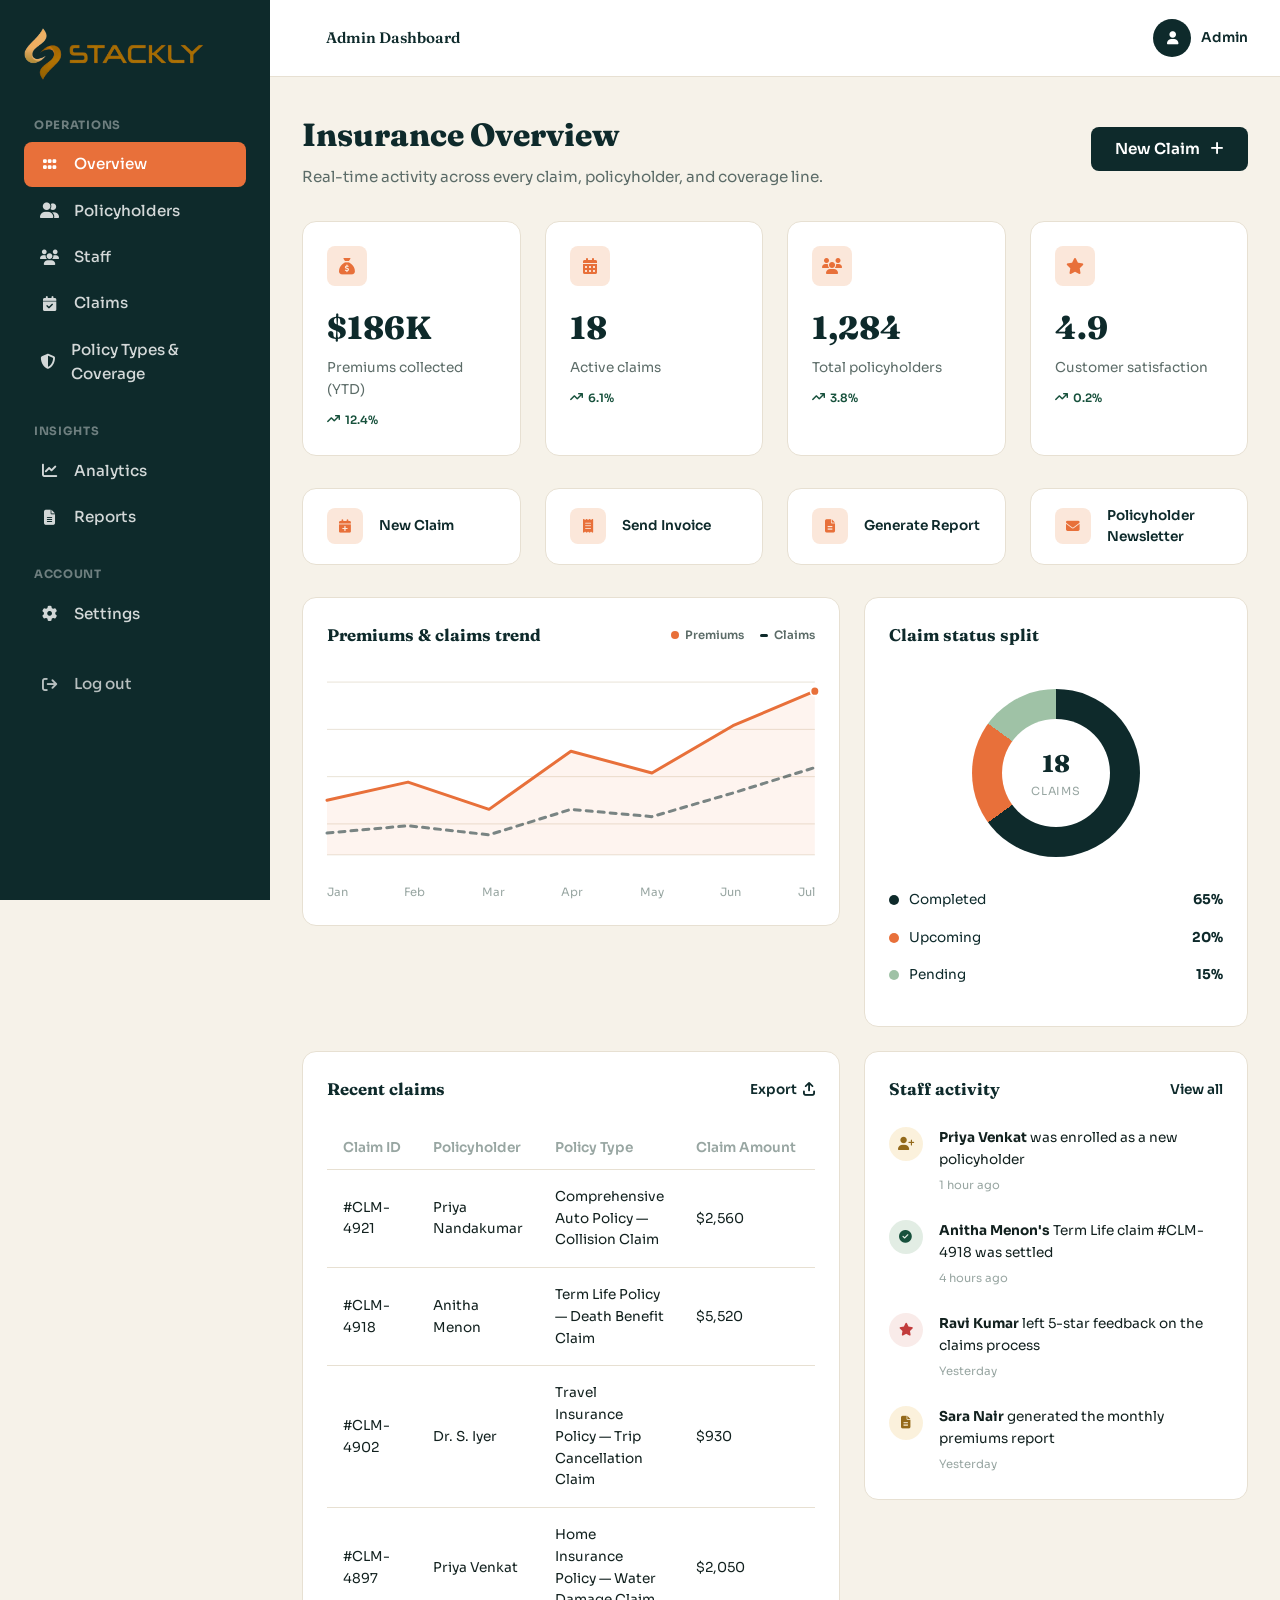
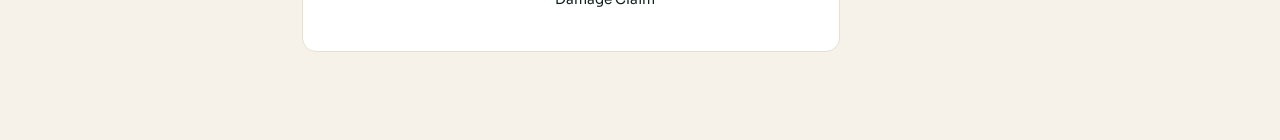
<file: admin.html>
<!DOCTYPE html>
<html lang="en">
<head>
    <meta charset="UTF-8" />
    <meta name="viewport" content="width=device-width, initial-scale=1.0" />
    <link rel="stylesheet" href="https://cdnjs.cloudflare.com/ajax/libs/font-awesome/6.7.2/css/all.min.css" />
    <link href="https://fonts.googleapis.com/css2?family=Fraunces:ital,opsz,wght@0,9..144,400;0,9..144,500;0,9..144,600;0,9..144,700;0,9..144,800;1,9..144,500&family=Sora:wght@400;500;600;700;800&display=swap" rel="stylesheet" />
    <title>Admin Dashboard — Trustpoint Insurance</title>
    <style>
/* =========================================================
   TRUSTPOINT ADMIN DASHBOARD — DESIGN SYSTEM / TOKENS
   (insurance brand: ink teal + coral + seafoam)
========================================================= */

:root {
  /* ---- Brand colors (matches Trustpoint site palette) ---- */
  --primary: #0E2A2B;        /* ink teal — sidebar bg, headings, dark text */
  --primary-dark: #051615;   /* deeper ink for hovers/gradients */
  --secondary: #E8703A;      /* coral — CTAs, active nav, accents */
  --accent: #9FC2A6;         /* seafoam — tertiary chart/legend color */

  /* ---- Neutrals ---- */
  --white: #ffffff;
  --text-primary: #12211F;
  --text-secondary: #5C6C68;
  --text-light: #98A6A2;
  --border: #E7E0D2;
  --bg-body: #F6F2E9;
  --bg-section: #FBE7DA;

  /* ---- Shadows ---- */
  --shadow-sm: 0 4px 10px rgba(14, 42, 43, 0.06);
  --shadow-md: 0 12px 30px rgba(14, 42, 43, 0.10);
  --shadow-lg: 0 25px 60px rgba(14, 42, 43, 0.18);

  /* ---- Radius ---- */
  --radius-sm: 8px;
  --radius-md: 14px;
  --radius-full: 999px;

  /* ---- Spacing scale ---- */
  --space-xs: 6px;
  --space-sm: 10px;
  --space-md: 16px;
  --space-lg: 24px;
  --space-xl: 32px;
  --space-2xl: 48px;
  --space-3xl: 64px;

  /* ---- Typography scale ---- */
  --fs-xs: 0.85rem;
  --fs-sm: 0.95rem;
  --fs-md: 1.05rem;
  --fs-lg: 1.5rem;
  --fs-xl: 2rem;

  --fw-medium: 500;
  --fw-semibold: 600;
  --fw-bold: 700;
  --fw-extrabold: 800;

  --tracking-wide: 0.06em;
  --lh-body: 1.6;

  --font-primary: 'Fraunces', serif;
  --font-secondary: 'Sora', -apple-system, BlinkMacSystemFont, sans-serif;

  --transition: all 0.25s ease;
}

/* =========================================================
   RESET / BASE
========================================================= */
* { box-sizing: border-box; margin: 0; padding: 0; }
html { scroll-behavior: smooth; }
body {
  font-family: var(--font-secondary);
  color: var(--text-primary);
  line-height: var(--lh-body);
  -webkit-font-smoothing: antialiased;
}
img { max-width: 100%; display: block; }
a { text-decoration: none; color: inherit; }
ul { list-style: none; }
button { font-family: inherit; cursor: pointer; border: none; background: none; }
input, select, textarea { font-family: inherit; }

::-webkit-scrollbar { width: 8px; height: 8px; }
::-webkit-scrollbar-thumb { background: rgba(232, 112, 58, 0.3); border-radius: 8px; }
::-webkit-scrollbar-track { background: transparent; }

/* =========================================================
   SIDEBAR BRAND LOCKUP (Trustpoint logo)
========================================================= */

        .logo {
            display: flex;
            align-items: center;
            gap: .6em;
            font-family: var(--font-primary);
            font-weight: var(--fw-semibold);
            font-size: 1.3rem;
            color: var(--white);
            width: 180px;
            height: 60px;
        }
        .logo img{
            width: 100%;
            height: 100%;
            object-fit: cover;
        }

/* ========== DASHBOARD SHELL ========== */

.dashboard-body{
    background: var(--bg-body);
}

.dash-shell{
    display: flex;
    min-height: 100vh;
}

/* ========== SIDEBAR ========== */

.sidebar{
    width: 270px;
    height: 100vh;
    flex-shrink: 0;
    background: var(--primary);
    position: sticky;
    top: 0;
    display: flex;
    flex-direction: column;
    padding: var(--space-lg) var(--space-lg) var(--space-xl);
    z-index: 200;
    transition: var(--transition);
}

.sidebar-top{
    display: flex;
    align-items: center;
    justify-content: space-between;
    margin-bottom: var(--space-xl);
}
.sidebar-close{
    display: none;
    background: none;
    border: none;
    color: var(--white);
    font-size: var(--fs-lg);
    cursor: pointer;
}

.sidebar-user{
    display: none;
    align-items: center;
    gap: var(--space-md);
    padding: var(--space-md);
    background: rgba(255,255,255,.06);
    border-radius: var(--radius-md);
    margin-bottom: var(--space-xl);
}
.sidebar-avatar{
    width: 42px;
    height: 42px;
    border-radius: var(--radius-full);
    background: var(--secondary);
    color: var(--white);
    display: flex;
    align-items: center;
    justify-content: center;
    font-family: var(--font-primary);
    font-weight: var(--fw-bold);
    font-size: var(--fs-sm);
    flex-shrink: 0;
}
.sidebar-user-name{
    color: var(--white);
    font-family: var(--font-secondary);
    font-weight: var(--fw-semibold);
    font-size: var(--fs-sm);
}
.sidebar-user-email{
    color: rgba(255,255,255,.55);
    font-size: .78rem;
    font-family: var(--font-secondary);
    overflow: hidden;
    text-overflow: ellipsis;
    white-space: nowrap;
}

.sidebar-nav{
    display: flex;
    flex-direction: column;
    gap: 2px;
    overflow-y: auto;
}
.nav-label{
    color: rgba(255, 255, 255, .4);
    font-family: var(--font-secondary);
    font-size: .72rem;
    font-weight: var(--fw-bold);
    text-transform: uppercase;
    letter-spacing: var(--tracking-wide);
    margin: var(--space-lg) 0 var(--space-xs) var(--space-sm);
}
.nav-label:first-child{ margin-top: 0; }

.nav-link{
    display: flex;
    align-items: center;
    gap: var(--space-md);
    color: rgba(255, 255, 255, .82);
    text-decoration: none;
    font-family: var(--font-secondary);
    font-weight: var(--fw-medium);
    font-size: var(--fs-sm);
    padding: var(--space-sm) var(--space-md);
    border-radius: var(--radius-sm);
    position: relative;
    transition: var(--transition);
}
.nav-link i{
    width: 18px;
    text-align: center;
    font-size: .95rem;
}
.nav-link:hover{
    background: rgba(255,255,255,.08);
    color: var(--white);
}
.nav-link.active{
    background: var(--secondary);
    color: var(--white);
}
.nav-link-danger{
    margin-top: var(--space-lg);
    color: rgba(255,255,255,.7);
}
.nav-link-danger:hover{
    background: rgba(198,57,46,.18);
    color: #ffb3ab;
}

.sidebar-overlay{
    display: none;
    position: fixed;
    inset: 0;
    background: rgba(14,42,43,.5);
    z-index: 190;
}

/* ========== MAIN ========== */

.dash-main{
    flex: 1;
    min-width: 0;
    display: flex;
    flex-direction: column;
}

.topbar{
    position: sticky;
    top: 0;
    z-index: 100;
    background: var(--white);
    border-bottom: 1px solid var(--border);
    display: flex;
    align-items: center;
    gap: var(--space-lg);
    padding: var(--space-md) var(--space-xl);
}

.menu-toggle{
    display: none;
    background: none;
    border: none;
    color: var(--primary);
    font-size: var(--fs-lg);
    cursor: pointer;
}

.topbar-search{
    flex: 1;
    display: flex;
    align-items: center;
    gap: var(--space-sm);
    padding: var(--space-sm) var(--space-lg);
    color: var(--primary);
    font-family: var(--font-primary);
    font-weight: var(--fw-semibold);
    font-size: var(--fs-sm);
}
.topbar-search input{
    border: none;
    outline: none;
    background: transparent;
    font-family: var(--font-secondary);
    font-size: var(--fs-sm);
    color: var(--primary);
    width: 100%;
}

.topbar-actions{
    margin-left: auto;
    display: flex;
    align-items: center;
    gap: var(--space-lg);
}

.icon-btn{
    display: flex;
    position: relative;
    width: 40px;
    height: 40px;
    border-radius: var(--radius-full);
    border: 1px solid var(--border);
    background: var(--white);
    color: var(--primary);
    cursor: pointer;
    align-items: center;
    justify-content: center;
    transition: var(--transition);
}
.icon-btn:hover{
    background: var(--bg-section);
}
.notif-dot{
    position: absolute;
    top: 8px;
    right: 9px;
    width: 7px;
    height: 7px;
    border-radius: 50%;
    background: var(--secondary);
}

.topbar-user{
    display: flex;
    align-items: center;
    gap: var(--space-sm);
    cursor: pointer;
}
.topbar-avatar{
    width: 38px;
    height: 38px;
    border-radius: var(--radius-full);
    background: var(--primary);
    color: var(--white);
    display: flex;
    align-items: center;
    justify-content: center;
    font-family: var(--font-primary);
    font-weight: var(--fw-bold);
    font-size: .82rem;
}
.topbar-user-name{
    font-family: var(--font-secondary);
    font-weight: var(--fw-semibold);
    font-size: var(--fs-xs);
    color: var(--primary);
}
.topbar-user-email{
    font-family: var(--font-secondary);
    font-size: .74rem;
    color: var(--text-light);
}
.topbar-user > i{
    display: none;
    color: var(--text-light);
    font-size: .75rem;
}

/* ========== SECTIONS ========== */

.dash-section{
    display: none;
    padding: var(--space-xl) var(--space-xl) var(--space-3xl);
    animation: fadeSlideIn .4s ease;
}
.dash-section.active{
    display: block;
}

@keyframes fadeSlideIn{
    from{ opacity: 0; transform: translateY(12px); }
    to{ opacity: 1; transform: translateY(0); }
}

.section-head{
    display: flex;
    align-items: center;
    justify-content: space-between;
    gap: var(--space-lg);
    flex-wrap: wrap;
    margin-bottom: var(--space-xl);
}
.section-head h1{
    font-family: var(--font-primary);
    font-size: var(--fs-xl);
    color: var(--primary);
    font-weight: var(--fw-extrabold);
}
.section-sub{
    font-family: var(--font-secondary);
    color: var(--text-secondary);
    font-size: var(--fs-sm);
    margin-top: 4px;
}

.btn-primary{
    display: inline-flex;
    align-items: center;
    gap: var(--space-sm);
    background: var(--primary);
    color: var(--white);
    font-weight: var(--fw-semibold);
    font-size: var(--fs-sm);
    text-decoration: none;
    padding: var(--space-sm) var(--space-lg);
    border-radius: var(--radius-sm);
    border: none;
    cursor: pointer;
    transition: var(--transition);
}
.btn-primary:hover{
    background: var(--secondary);
    transform: translateY(-2px);
}

/* ========== KPI CARDS ========== */

.kpi-grid{
    display: grid;
    grid-template-columns: repeat(4, 1fr);
    gap: var(--space-lg);
    margin-bottom: var(--space-xl);
}
.kpi-card{
    background: var(--white);
    border: 1px solid var(--border);
    border-radius: var(--radius-md);
    padding: var(--space-lg);
    transition: var(--transition);
    animation: fadeSlideIn .5s ease backwards;
}
.kpi-card:nth-child(2){ animation-delay: .05s; }
.kpi-card:nth-child(3){ animation-delay: .1s; }
.kpi-card:nth-child(4){ animation-delay: .15s; }
.kpi-card:hover{
    box-shadow: var(--shadow-md);
    transform: translateY(-4px);
}
.kpi-icon{
    width: 40px;
    height: 40px;
    border-radius: var(--radius-sm);
    background: var(--bg-section);
    color: var(--secondary);
    display: flex;
    align-items: center;
    justify-content: center;
    margin-bottom: var(--space-md);
}
.kpi-card h3{
    font-family: var(--font-primary);
    font-size: var(--fs-xl);
    color: var(--primary);
    font-weight: var(--fw-extrabold);
}
.kpi-card p{
    font-family: var(--font-secondary);
    color: var(--text-secondary);
    font-size: var(--fs-xs);
    margin-top: 4px;
}
.kpi-trend{
    display: inline-flex;
    align-items: center;
    gap: 5px;
    margin-top: var(--space-sm);
    font-family: var(--font-secondary);
    font-weight: var(--fw-semibold);
    font-size: .72rem;
}
.kpi-trend-up{ color: #17513c; }
.kpi-trend-down{ color: #c23c3c; }

/* ========== PANEL / TABLE ========== */

.panel{
    background: var(--white);
    border: 1px solid var(--border);
    border-radius: var(--radius-md);
    padding: var(--space-lg);
    min-width: 0;
}
.panel-head{
    display: flex;
    align-items: center;
    justify-content: space-between;
    gap: var(--space-md);
    flex-wrap: wrap;
    margin-bottom: var(--space-lg);
}
.panel-head h2{
    font-family: var(--font-primary);
    font-size: var(--fs-md);
    color: var(--primary);
    font-weight: var(--fw-bold);
}
.panel-head-actions{
    display: flex;
    align-items: center;
    gap: var(--space-md);
}
.link-read{
    font-family: var(--font-secondary);
    color: var(--primary);
    font-weight: var(--fw-semibold);
    font-size: var(--fs-xs);
    text-decoration: none;
    display: inline-flex;
    align-items: center;
    gap: 6px;
}
.link-read:hover{ color: var(--secondary); }

.table-wrap{ overflow-x: auto; -webkit-overflow-scrolling: touch; }
table{
    width: 100%;
    border-collapse: collapse;
    font-family: var(--font-secondary);
    font-size: var(--fs-xs);
    min-width: 560px;
}
thead th{
    text-align: left;
    color: var(--text-light);
    font-weight: var(--fw-semibold);
    padding: var(--space-sm) var(--space-md);
    border-bottom: 1px solid var(--border);
    white-space: nowrap;
}
tbody td{
    padding: var(--space-md);
    color: var(--text-primary);
    border-bottom: 1px solid var(--border);
}
tbody tr:last-child td{ border-bottom: none; }
tbody tr{ transition: var(--transition); }
tbody tr:hover{ background: var(--bg-body); }

.status{
    display: inline-block;
    padding: 4px 12px;
    border-radius: var(--radius-full);
    font-weight: var(--fw-semibold);
    font-size: .72rem;
    white-space: nowrap;
}
.status-transit{ background: rgba(232,176,61,.18); color: #93691a; }
.status-delivered{ background: rgba(159,194,166,.3); color: #17513c; }
.status-pending{ background: rgba(198,57,46,.1); color: #c23c3c; }

/* ========== TEAM (dashboard view) ========== */

.team-dash-grid{
    display: grid;
    grid-template-columns: repeat(4, 1fr);
    gap: var(--space-lg);
}
.team-dash-card{
    background: var(--white);
    border: 1px solid var(--border);
    border-radius: var(--radius-md);
    padding: var(--space-xl) var(--space-lg);
    text-align: center;
    transition: var(--transition);
}
.team-dash-card:hover{
    box-shadow: var(--shadow-md);
    transform: translateY(-4px);
}
.team-dash-avatar{
    width: 56px;
    height: 56px;
    border-radius: var(--radius-full);
    background: var(--primary);
    color: var(--white);
    display: flex;
    align-items: center;
    justify-content: center;
    font-family: var(--font-primary);
    font-weight: var(--fw-bold);
    margin: 0 auto var(--space-md);
}
.team-dash-card h3{
    font-family: var(--font-primary);
    color: var(--primary);
    font-size: var(--fs-sm);
    font-weight: var(--fw-bold);
}
.team-dash-card p{
    font-family: var(--font-secondary);
    color: var(--text-secondary);
    font-size: var(--fs-xs);
    margin: 4px 0 var(--space-md);
}

/* ========== BADGES ========== */

.role-badge{
    display: inline-block;
    padding: 4px 12px;
    border-radius: var(--radius-full);
    font-weight: var(--fw-semibold);
    font-size: .72rem;
    font-family: var(--font-secondary);
}
.role-admin{ background: rgba(232,112,58,.14); color: #b3491f; }
.role-customer{ background: rgba(92,108,104,.1); color: var(--text-secondary); }

.sidebar-user .role-badge{
    margin-left: auto;
    flex-shrink: 0;
}

/* ========== CONTENT GRID (2-col panel layout) ========== */

.content-grid{
    display: grid;
    width: 100%;
    grid-template-columns: 1.4fr 1fr;
    gap: var(--space-lg);
    align-items: start;
    margin-bottom: var(--space-lg);
}

/* ========== QUICK ACTIONS ========== */

.quick-actions{
    display: grid;
    grid-template-columns: repeat(4, 1fr);
    gap: var(--space-lg);
    margin-bottom: var(--space-xl);
}
.quick-action{
    display: flex;
    align-items: center;
    gap: var(--space-md);
    background: var(--white);
    border: 1px solid var(--border);
    border-radius: var(--radius-md);
    padding: var(--space-md) var(--space-lg);
    text-decoration: none;
    color: var(--primary);
    font-family: var(--font-secondary);
    font-weight: var(--fw-semibold);
    font-size: var(--fs-xs);
    transition: var(--transition);
}
.quick-action:hover{
    border-color: var(--secondary);
    box-shadow: var(--shadow-sm);
    transform: translateY(-3px);
}
.quick-action-icon{
    width: 36px;
    height: 36px;
    border-radius: var(--radius-sm);
    background: var(--bg-section);
    color: var(--secondary);
    display: flex;
    align-items: center;
    justify-content: center;
    flex-shrink: 0;
}

/* ========== ACTIVITY FEED ========== */

.activity-feed{
    list-style: none;
    display: flex;
    flex-direction: column;
    gap: var(--space-lg);
}
.activity-item{
    display: flex;
    gap: var(--space-md);
    align-items: flex-start;
}
.activity-item p{
    font-family: var(--font-secondary);
    font-size: var(--fs-xs);
    color: var(--text-primary);
    line-height: var(--lh-body);
}
.activity-time{
    font-size: .72rem;
    color: var(--text-light);
    font-family: var(--font-secondary);
}
.activity-icon{
    width: 34px;
    height: 34px;
    border-radius: 50%;
    display: flex;
    align-items: center;
    justify-content: center;
    flex-shrink: 0;
    font-size: .8rem;
}
.activity-icon-transit{ background: rgba(232,176,61,.18); color: #93691a; }
.activity-icon-delivered{ background: rgba(159,194,166,.3); color: #17513c; }
.activity-icon-pending{ background: rgba(198,57,46,.1); color: #c23c3c; }

/* ========== EXTRA KPI + filter tabs ========== */

.kpi-grid-3{ grid-template-columns: repeat(3, 1fr); }

.filter-tabs{
    display: flex;
    gap: var(--space-sm);
    flex-wrap: wrap;
    margin-bottom: var(--space-lg);
    overflow-x: auto;
    -webkit-overflow-scrolling: touch;
    padding-bottom: 2px;
}
.filter-tab{
    background: var(--white);
    border: 1px solid var(--border);
    color: var(--text-secondary);
    font-family: var(--font-secondary);
    font-weight: var(--fw-semibold);
    font-size: var(--fs-xs);
    padding: var(--space-xs) var(--space-lg);
    border-radius: var(--radius-full);
    cursor: pointer;
    transition: var(--transition);
    white-space: nowrap;
    flex-shrink: 0;
}
.filter-tab:hover{ border-color: var(--secondary); color: var(--secondary); }
.filter-tab.active{ background: var(--primary); border-color: var(--primary); color: var(--white); }

/* ========== BAR CHART ========== */

.bar-chart{
    display: flex;
    align-items: flex-end;
    gap: var(--space-lg);
    height: 200px;
    padding-top: var(--space-lg);
}
.bar-col{
    flex: 1;
    display: flex;
    flex-direction: column;
    align-items: center;
    height: 100%;
    justify-content: flex-end;
    gap: var(--space-sm);
}
.bar{
    width: 100%;
    max-width: 34px;
    height: var(--h, 40%);
    background: var(--bg-section);
    border-radius: 6px 6px 0 0;
    transition: var(--transition);
    animation: growUp .6s ease backwards;
}
.bar-current{ background: var(--secondary); }
.bar-col label{
    font-family: var(--font-secondary);
    font-size: .72rem;
    color: var(--text-light);
}
@keyframes growUp{
    from{ transform: scaleY(0); transform-origin: bottom; }
    to{ transform: scaleY(1); transform-origin: bottom; }
}

/* ========== LEGEND ========== */

.legend-list{
    list-style: none;
    display: flex;
    flex-direction: column;
    gap: var(--space-md);
    margin-bottom: var(--space-lg);
    font-family: var(--font-secondary);
    font-size: var(--fs-xs);
    color: var(--primary);
}
.legend-list li{
    display: flex;
    align-items: center;
    gap: var(--space-sm);
}
.legend-list li strong{ margin-left: auto; }
.legend-dot{
    width: 10px;
    height: 10px;
    border-radius: 50%;
    background: var(--c);
    flex-shrink: 0;
}
.legend-bar{
    display: flex;
    height: 10px;
    border-radius: var(--radius-full);
    overflow: hidden;
}
.legend-bar span{
    width: var(--w);
    background: var(--c);
}

/* ========== OVERVIEW CHARTS (line + donut) ========== */

.overview-charts{
    margin-top: var(--space-lg);
}

.chart-legend-inline{
    display: inline-flex;
    align-items: center;
    gap: 6px;
    font-family: var(--font-secondary);
    font-weight: var(--fw-semibold);
    font-size: .72rem;
    color: var(--text-secondary);
}
.dot-swatch{
    width: 8px;
    height: 8px;
    border-radius: 50%;
    background: var(--c);
    flex-shrink: 0;
}
.dot-swatch-line{
    border-radius: 2px;
    height: 3px;
}

.line-chart-wrap{
    width: 100%;
}
.line-chart{
    width: 100%;
    height: 200px;
    display: block;
    overflow: visible;
}
.line-chart-grid line{
    stroke: var(--border);
    stroke-width: 1;
}
.line-chart-area{
    fill: rgba(232,112,58,.08);
    stroke: none;
}
.line-chart-path{
    fill: none;
    stroke-width: 3;
    stroke-linecap: round;
    stroke-linejoin: round;
    vector-effect: non-scaling-stroke;
}
.line-chart-path-revenue{
    stroke: var(--secondary);
}
.line-chart-path-orders{
    stroke: var(--primary);
    stroke-dasharray: 6 6;
    opacity: .55;
}
.line-chart-dots circle{
    fill: var(--secondary);
    stroke: var(--white);
    stroke-width: 2;
}
.line-chart-labels{
    display: flex;
    justify-content: space-between;
    margin-top: var(--space-sm);
    font-family: var(--font-secondary);
    font-size: .72rem;
    color: var(--text-light);
}

.donut-wrap{
    display: flex;
    align-items: center;
    gap: var(--space-xl);
    flex-wrap: wrap;
    justify-content: center;
    padding: var(--space-md) 0;
}
.donut-chart{
    --p1: 65;
    --p2: 20;
    --p3: 15;
    position: relative;
    width: 168px;
    height: 168px;
    border-radius: 50%;
    flex-shrink: 0;
    background: conic-gradient(
        var(--primary) 0% calc(var(--p1) * 1%),
        var(--secondary) calc(var(--p1) * 1%) calc((var(--p1) + var(--p2)) * 1%),
        var(--accent) calc((var(--p1) + var(--p2)) * 1%) 100%
    );
    display: flex;
    align-items: center;
    justify-content: center;
    animation: donutIn .7s ease backwards;
}
@keyframes donutIn{
    from{ opacity: 0; transform: scale(.85) rotate(-30deg); }
    to{ opacity: 1; transform: scale(1) rotate(0); }
}
.donut-center{
    width: 108px;
    height: 108px;
    border-radius: 50%;
    background: var(--white);
    display: flex;
    flex-direction: column;
    align-items: center;
    justify-content: center;
    text-align: center;
}
.donut-center strong{
    font-family: var(--font-primary);
    font-size: var(--fs-lg);
    color: var(--primary);
    font-weight: var(--fw-extrabold);
}
.donut-center span{
    font-family: var(--font-secondary);
    font-size: .7rem;
    color: var(--text-light);
    text-transform: uppercase;
    letter-spacing: var(--tracking-wide);
}
.donut-legend{
    margin-bottom: 0;
    min-width: 140px;
    flex: 1;
}

/* ========== SETTINGS FORM ========== */

.form-grid{
    display: grid;
    grid-template-columns: 1fr 1fr;
    gap: var(--space-lg);
    margin-bottom: var(--space-xl);
}
.settings-form .field{
    display: flex;
    flex-direction: column;
    gap: var(--space-xs);
}
.settings-form label{
    font-family: var(--font-secondary);
    font-weight: var(--fw-semibold);
    font-size: var(--fs-xs);
    color: var(--primary);
}
.settings-form input{
    padding: var(--space-sm) var(--space-md);
    border: 1px solid var(--border);
    border-radius: var(--radius-sm);
    background: var(--bg-body);
    font-family: var(--font-secondary);
    font-size: var(--fs-sm);
    color: var(--primary);
    width: 100%;
}
.settings-form input:focus{ outline: 2px solid var(--secondary); background: var(--white); }
.settings-form input:disabled{ color: var(--text-light); cursor: not-allowed; }

.toggle-row{
    display: flex;
    align-items: center;
    justify-content: space-between;
    gap: var(--space-lg);
    padding: var(--space-md) 0;
    border-bottom: 1px solid var(--border);
}
.toggle-row:last-child{ border-bottom: none; }
.toggle-title{
    font-family: var(--font-secondary);
    font-weight: var(--fw-semibold);
    font-size: var(--fs-xs);
    color: var(--primary);
}
.toggle-sub{
    font-family: var(--font-secondary);
    font-size: .74rem;
    color: var(--text-light);
    margin-top: 2px;
}

.switch{
    position: relative;
    display: inline-block;
    width: 42px;
    height: 24px;
    flex-shrink: 0;
}
.switch input{ opacity: 0; width: 0; height: 0; }
.slider{
    position: absolute;
    inset: 0;
    background: var(--border);
    border-radius: var(--radius-full);
    cursor: pointer;
    transition: var(--transition);
}
.slider::before{
    content: "";
    position: absolute;
    width: 18px;
    height: 18px;
    left: 3px;
    top: 3px;
    background: var(--white);
    border-radius: 50%;
    transition: var(--transition);
}
.switch input:checked + .slider{ background: var(--secondary); }
.switch input:checked + .slider::before{ transform: translateX(18px); }

/* ========== EMPTY STATE ========== */

.empty-state{
    text-align: center;
    padding: var(--space-3xl) var(--space-lg);
}
.empty-state i{
    font-size: 2rem;
    color: var(--border);
    margin-bottom: var(--space-md);
}
.empty-state p{
    font-family: var(--font-secondary);
    color: var(--text-secondary);
    margin-bottom: var(--space-lg);
}

/* ========================================================= */
/* ========== RESPONSIVE (mobile-first overrides) ========== */
/* ========================================================= */

@media (max-width: 1200px){
    .sidebar{ width: 232px; }
}

@media (max-width: 1024px){
    .kpi-grid{ grid-template-columns: repeat(2, 1fr); }
    .team-dash-grid{ grid-template-columns: repeat(2, 1fr); }
    .content-grid{ grid-template-columns: 1fr; }
    .quick-actions{ grid-template-columns: repeat(2, 1fr); }
    .kpi-grid-3{ grid-template-columns: 1fr 1fr; }
    .form-grid{ grid-template-columns: 1fr; }
    .donut-wrap{ justify-content: flex-start; }
}

@media (max-width: 900px){
    .sidebar{
        position: fixed;
        left: 0;
        top: 0;
        height: 100vh;
        width: min(280px, 82vw);
        transform: translateX(-100%);
        box-shadow: var(--shadow-lg);
    }
    .sidebar.open{
        transform: translateX(0);
    }
    .sidebar-close{ display: block; }
    .sidebar-overlay.show{ display: block; }
    .menu-toggle{ display: flex; align-items: center; justify-content: center; }
    .topbar-search{ display: none; }
    .topbar{ gap: var(--space-md); }
}

@media (max-width: 640px){
    .kpi-grid{ grid-template-columns: 1fr 1fr; gap: var(--space-md); }
    .kpi-card{ padding: var(--space-md); }
    .kpi-card h3{ font-size: var(--fs-lg); }
    .team-dash-grid{ grid-template-columns: 1fr; }
    .kpi-grid-3{ grid-template-columns: 1fr; }
    .section-head{ flex-direction: column; align-items: flex-start; }
    .section-head .btn-primary{ width: 100%; justify-content: center; }
    .topbar{ padding: var(--space-md); }
    .dash-section{ padding: var(--space-lg) var(--space-md) var(--space-2xl); }
    .quick-actions{ grid-template-columns: 1fr 1fr; gap: var(--space-sm); }
    .quick-action{ padding: var(--space-sm) var(--space-md); font-size: .72rem; }
    .quick-action-icon{ width: 30px; height: 30px; }
    .panel{ padding: var(--space-md); }
    .panel-head{ margin-bottom: var(--space-md); }
    .bar-chart{ height: 160px; gap: var(--space-sm); }
    .line-chart{ height: 160px; }
    .donut-wrap{ flex-direction: column; align-items: center; text-align: center; gap: var(--space-lg); }
    .donut-chart{ width: 140px; height: 140px; }
    .donut-center{ width: 92px; height: 92px; }
    .donut-legend{ width: 100%; }
    .topbar-user-text{ font-size: .5rem; }
    .topbar-user > i{ display: none; }
    .icon-btn{ width: 36px; height: 36px; }
}

@media (max-width: 400px){
    .kpi-grid{ grid-template-columns: 1fr; }
    .quick-actions{ grid-template-columns: 1fr; }
    .panel-head{ flex-direction: column; align-items: flex-start; gap: var(--space-sm); }
    .panel-head-actions{ gap: var(--space-sm); }
}

@media (prefers-reduced-motion: reduce){
    *{
        animation-duration: 0.001ms !important;
        animation-iteration-count: 1 !important;
        transition-duration: 0.001ms !important;
    }
}

    </style>
</head>
<body class="dashboard-body">

    <div class="dash-shell">

        <!-- ============ SIDEBAR ============ -->
        <aside class="sidebar" id="sidebar">
            <div class="sidebar-top">
    <a href="index.html" class="logo"><img src="./src/logo/Untitled design.webp" alt=""></a>
                <button class="sidebar-close" id="sidebarClose" aria-label="Close menu"><i class="fa-solid fa-xmark"></i></button>
            </div>

            <div class="sidebar-user">
                <div class="sidebar-avatar">HK</div>
                <div>
                    <p class="sidebar-user-name">Hari Krishnan</p>
                    <p class="sidebar-user-email">hari@trustpoint.insure</p>
                </div>
            </div>

            <nav class="sidebar-nav">
                <p class="nav-label">Operations</p>
                <a href="#overview" class="nav-link active" data-section="overview">
                    <i class="fa-solid fa-grip"></i> Overview
                </a>
                <a href="#clients" class="nav-link" data-section="clients">
                    <i class="fa-solid fa-user-group"></i> Policyholders
                </a>
                <a href="#staff" class="nav-link" data-section="staff">
                    <i class="fa-solid fa-users"></i> Staff
                </a>
                <a href="#requests" class="nav-link" data-section="requests">
                    <i class="fa-solid fa-calendar-check"></i> Claims
                </a>
                <a href="#departments" class="nav-link" data-section="departments">
                    <i class="fa-solid fa-shield-halved"></i> Policy Types &amp; Coverage
                </a>

                <p class="nav-label">Insights</p>
                <a href="#analytics" class="nav-link" data-section="analytics">
                    <i class="fa-solid fa-chart-line"></i> Analytics
                </a>
                <a href="#reports" class="nav-link" data-section="reports">
                    <i class="fa-solid fa-file-lines"></i> Reports
                </a>

                <p class="nav-label">Account</p>
                <a href="#settings" class="nav-link" data-section="settings">
                    <i class="fa-solid fa-gear"></i> Settings
                </a>
                <a href="./login.html" class="nav-link nav-link-danger">
                    <i class="fa-solid fa-arrow-right-from-bracket"></i> Log out
                </a>
            </nav>
        </aside>

        <div class="sidebar-overlay" id="sidebarOverlay"></div>

        <!-- ============ MAIN ============ -->
        <div class="dash-main">

            <header class="topbar">
                <button class="menu-toggle" id="menuToggle" aria-label="Open menu">
                    <i class="fa-solid fa-bars"></i>
                </button>

                <div class="topbar-search">
                  Admin Dashboard
                </div>

                <div class="topbar-actions">
                  
                    <div class="topbar-user">
                        <div class="topbar-avatar"><i class="fa-solid fa-user"></i></div>
                        <div class="topbar-user-text">
                            <p class="topbar-user-name">Admin</p>
                            <p class="topbar-user-email"><span id="dashboardEmail"></span></p>
                        </div>
                        <i class="fa-solid fa-chevron-down"></i>
                    </div>
                </div>
            </header>

            <!-- ============ OVERVIEW ============ -->
            <section class="dash-section active" id="overview">
                <div class="section-head">
                    <div>
                        <h1>Insurance Overview</h1>
                        <p class="section-sub">Real-time activity across every claim, policyholder, and coverage line.</p>
                    </div>
                    <a href="./404.html" class="btn-primary">New Claim <i class="fa-solid fa-plus"></i></a>
                </div>

                <div class="kpi-grid">
                    <div class="kpi-card">
                        <span class="kpi-icon"><i class="fa-solid fa-sack-dollar"></i></span>
                        <h3>$186K</h3>
                        <p>Premiums collected (YTD)</p>
                        <span class="kpi-trend kpi-trend-up"><i class="fa-solid fa-arrow-trend-up"></i> 12.4%</span>
                    </div>
                    <div class="kpi-card">
                        <span class="kpi-icon"><i class="fa-solid fa-calendar-days"></i></span>
                        <h3>18</h3>
                        <p>Active claims</p>
                        <span class="kpi-trend kpi-trend-up"><i class="fa-solid fa-arrow-trend-up"></i> 6.1%</span>
                    </div>
                    <div class="kpi-card">
                        <span class="kpi-icon"><i class="fa-solid fa-users"></i></span>
                        <h3>1,284</h3>
                        <p>Total policyholders</p>
                        <span class="kpi-trend kpi-trend-up"><i class="fa-solid fa-arrow-trend-up"></i> 3.8%</span>
                    </div>
                    <div class="kpi-card">
                        <span class="kpi-icon"><i class="fa-solid fa-star"></i></span>
                        <h3>4.9</h3>
                        <p>Customer satisfaction</p>
                        <span class="kpi-trend kpi-trend-up"><i class="fa-solid fa-arrow-trend-up"></i> 0.2%</span>
                    </div>
                </div>

                <div class="quick-actions">
                    <a href="./404.html" class="quick-action">
                        <span class="quick-action-icon"><i class="fa-solid fa-calendar-plus"></i></span>
                        New Claim
                    </a>
                    <a href="./404.html" class="quick-action">
                        <span class="quick-action-icon"><i class="fa-solid fa-receipt"></i></span>
                        Send Invoice
                    </a>
                    <a href="./404.html" class="quick-action">
                        <span class="quick-action-icon"><i class="fa-solid fa-file-lines"></i></span>
                        Generate Report
                    </a>
                    <a href="./404.html" class="quick-action">
                        <span class="quick-action-icon"><i class="fa-solid fa-envelope"></i></span>
                        Policyholder Newsletter
                    </a>
                </div>

                <!-- ===== Overview charts row ===== -->
                <div class="content-grid overview-charts">
                    <div class="panel">
                        <div class="panel-head">
                            <h2>Premiums &amp; claims trend</h2>
                            <div class="panel-head-actions">
                                <span class="chart-legend-inline"><span class="dot-swatch" style="--c:var(--secondary)"></span>Premiums</span>
                                <span class="chart-legend-inline"><span class="dot-swatch dot-swatch-line" style="--c:var(--primary)"></span>Claims</span>
                            </div>
                        </div>
                        <div class="line-chart-wrap">
                            <svg class="line-chart" viewBox="0 0 560 220" preserveAspectRatio="none" role="img" aria-label="Premiums collected and active claims trend over the last 7 months">
                                <g class="line-chart-grid">
                                    <line x1="0" y1="10" x2="560" y2="10"></line>
                                    <line x1="0" y1="62" x2="560" y2="62"></line>
                                    <line x1="0" y1="114" x2="560" y2="114"></line>
                                    <line x1="0" y1="166" x2="560" y2="166"></line>
                                    <line x1="0" y1="200" x2="560" y2="200"></line>
                                </g>
                                <polygon class="line-chart-area" points="0,140 93,120 186,150 280,86 373,110 466,58 560,20 560,200 0,200"></polygon>
                                <polyline class="line-chart-path line-chart-path-revenue" points="0,140 93,120 186,150 280,86 373,110 466,58 560,20"></polyline>
                                <polyline class="line-chart-path line-chart-path-orders" points="0,176 93,168 186,178 280,150 373,158 466,132 560,104"></polyline>
                                <g class="line-chart-dots">
                                    <circle cx="560" cy="20" r="5"></circle>
                                </g>
                            </svg>
                            <div class="line-chart-labels">
                                <span>Jan</span><span>Feb</span><span>Mar</span><span>Apr</span><span>May</span><span>Jun</span><span>Jul</span>
                            </div>
                        </div>
                    </div>

                    <div class="panel">
                        <div class="panel-head">
                            <h2>Claim status split</h2>
                        </div>
                        <div class="donut-wrap">
                            <div class="donut-chart" style="--p1:65; --p2:20; --p3:15;">
                                <div class="donut-center">
                                    <strong>18</strong>
                                    <span>claims</span>
                                </div>
                            </div>
                            <ul class="legend-list donut-legend">
                                <li><span class="legend-dot" style="--c:var(--primary)"></span> Completed <strong>65%</strong></li>
                                <li><span class="legend-dot" style="--c:var(--secondary)"></span> Upcoming <strong>20%</strong></li>
                                <li><span class="legend-dot" style="--c:var(--accent)"></span> Pending <strong>15%</strong></li>
                            </ul>
                        </div>
                    </div>
                </div>

                <div class="content-grid">
                    <div class="panel">
                        <div class="panel-head">
                            <h2>Recent claims</h2>
                            <a href="./404.html" class="link-read">Export <i class="fa-solid fa-arrow-up-from-bracket"></i></a>
                        </div>
                        <div class="table-wrap">
                            <table>
                                <thead>
                                    <tr><th>Claim ID</th><th>Policyholder</th><th>Policy Type</th><th>Claim Amount</th><th>Status</th><th></th></tr>
                                </thead>
                                <tbody>
                                    <tr>
                                        <td>#CLM-4921</td><td>Priya Nandakumar</td><td>Comprehensive Auto Policy — Collision Claim</td>
                                        <td>$2,560</td>
                                        <td><span class="status status-transit">Upcoming</span></td>
                                        <td><a href="./404.html" class="link-read">View</a></td>
                                    </tr>
                                    <tr>
                                        <td>#CLM-4918</td><td>Anitha Menon</td><td>Term Life Policy — Death Benefit Claim</td>
                                        <td>$5,520</td>
                                        <td><span class="status status-delivered">Completed</span></td>
                                        <td><a href="./404.html" class="link-read">View</a></td>
                                    </tr>
                                    <tr>
                                        <td>#CLM-4902</td><td>Dr. S. Iyer</td><td>Travel Insurance Policy — Trip Cancellation Claim</td>
                                        <td>$930</td>
                                        <td><span class="status status-pending">Pending</span></td>
                                        <td><a href="./404.html" class="link-read">View</a></td>
                                    </tr>
                                    <tr>
                                        <td>#CLM-4897</td><td>Priya Venkat</td><td>Home Insurance Policy — Water Damage Claim</td>
                                        <td>$2,050</td>
                                        <td><span class="status status-transit">Upcoming</span></td>
                                        <td><a href="./404.html" class="link-read">View</a></td>
                                    </tr>
                                </tbody>
                            </table>
                        </div>
                    </div>

                    <div class="panel">
                        <div class="panel-head">
                            <h2>Staff activity</h2>
                            <a href="./404.html" class="link-read">View all</a>
                        </div>
                        <ul class="activity-feed">
                            <li class="activity-item">
                                <span class="activity-icon activity-icon-transit"><i class="fa-solid fa-user-plus"></i></span>
                                <div>
                                    <p><strong>Priya Venkat</strong> was enrolled as a new policyholder</p>
                                    <span class="activity-time">1 hour ago</span>
                                </div>
                            </li>
                            <li class="activity-item">
                                <span class="activity-icon activity-icon-delivered"><i class="fa-solid fa-circle-check"></i></span>
                                <div>
                                    <p><strong>Anitha Menon's</strong> Term Life claim #CLM-4918 was settled</p>
                                    <span class="activity-time">4 hours ago</span>
                                </div>
                            </li>
                            <li class="activity-item">
                                <span class="activity-icon activity-icon-pending"><i class="fa-solid fa-star"></i></span>
                                <div>
                                    <p><strong>Ravi Kumar</strong> left 5-star feedback on the claims process</p>
                                    <span class="activity-time">Yesterday</span>
                                </div>
                            </li>
                            <li class="activity-item">
                                <span class="activity-icon activity-icon-transit"><i class="fa-solid fa-file-lines"></i></span>
                                <div>
                                    <p><strong>Sara Nair</strong> generated the monthly premiums report</p>
                                    <span class="activity-time">Yesterday</span>
                                </div>
                            </li>
                        </ul>
                    </div>
                </div>
            </section>

            <!-- ============ POLICYHOLDERS ============ -->
            <section class="dash-section" id="clients">
                <div class="section-head">
                    <div>
                        <h1>Policyholders</h1>
                        <p class="section-sub">All policyholder accounts across every plan at Trustpoint Insurance.</p>
                    </div>
                    <a href="./404.html" class="btn-primary">Add Policyholder <i class="fa-solid fa-plus"></i></a>
                </div>

                <div class="kpi-grid kpi-grid-3">
                    <div class="kpi-card">
                        <span class="kpi-icon"><i class="fa-solid fa-users"></i></span>
                        <h3>1,284</h3>
                        <p>Total policyholders</p>
                    </div>
                    <div class="kpi-card">
                        <span class="kpi-icon"><i class="fa-solid fa-user-check"></i></span>
                        <h3>1,096</h3>
                        <p>Renewing policyholders</p>
                    </div>
                    <div class="kpi-card">
                        <span class="kpi-icon"><i class="fa-solid fa-user-clock"></i></span>
                        <h3>52</h3>
                        <p>New enrollments this week</p>
                    </div>
                </div>

                <div class="filter-tabs">
                    <button class="filter-tab active">All</button>
                    <button class="filter-tab">Active</button>
                    <button class="filter-tab">Upcoming</button>
                    <button class="filter-tab">New This Month</button>
                </div>

                <div class="panel">
                    <div class="table-wrap">
                        <table>
                            <thead>
                                <tr><th>Name</th><th>Email</th><th>Plan Tier</th><th>Status</th><th></th></tr>
                            </thead>
                            <tbody>
                                <tr>
                                    <td>Ravi Kumar</td><td>ravi@policyholder.trustpoint.insure</td>
                                    <td><span class="role-badge role-admin">Premium Plan</span></td>
                                    <td><span class="status status-delivered">Active</span></td>
                                    <td><a href="./404.html" class="link-read">Manage</a></td>
                                </tr>
                                <tr>
                                    <td>Anitha Menon</td><td>anitha@policyholder.trustpoint.insure</td>
                                    <td><span class="role-badge role-customer">Standard Plan</span></td>
                                    <td><span class="status status-delivered">Active</span></td>
                                    <td><a href="./404.html" class="link-read">Manage</a></td>
                                </tr>
                                <tr>
                                    <td>Dr. S. Iyer</td><td>s.iyer@policyholder.trustpoint.insure</td>
                                    <td><span class="role-badge role-customer">Standard Plan</span></td>
                                    <td><span class="status status-pending">Upcoming</span></td>
                                    <td><a href="./404.html" class="link-read">Manage</a></td>
                                </tr>
                                <tr>
                                    <td>Priya Venkat</td><td>priya@policyholder.trustpoint.insure</td>
                                    <td><span class="role-badge role-customer">Standard Plan</span></td>
                                    <td><span class="status status-delivered">Active</span></td>
                                    <td><a href="./404.html" class="link-read">Manage</a></td>
                                </tr>
                            </tbody>
                        </table>
                    </div>
                </div>
            </section>

            <!-- ============ STAFF ============ -->
            <section class="dash-section" id="staff">
                <div class="section-head">
                    <div>
                        <h1>Staff</h1>
                        <p class="section-sub">Manage staff roles and department assignments.</p>
                    </div>
                    <a href="./404.html" class="btn-primary">Add Team Member <i class="fa-solid fa-plus"></i></a>
                </div>

                <div class="kpi-grid kpi-grid-3">
                    <div class="kpi-card">
                        <span class="kpi-icon"><i class="fa-solid fa-users"></i></span>
                        <h3>9</h3>
                        <p>Total team members</p>
                    </div>
                    <div class="kpi-card">
                        <span class="kpi-icon"><i class="fa-solid fa-sitemap"></i></span>
                        <h3>4</h3>
                        <p>Departments</p>
                    </div>
                    <div class="kpi-card">
                        <span class="kpi-icon"><i class="fa-solid fa-user-clock"></i></span>
                        <h3>2</h3>
                        <p>Open roles</p>
                    </div>
                </div>

                <div class="filter-tabs">
                    <button class="filter-tab active">All</button>
                    <button class="filter-tab">Claims</button>
                    <button class="filter-tab">Underwriting</button>
                    <button class="filter-tab">Compliance</button>
                </div>

                <div class="team-dash-grid">
                    <div class="team-dash-card">
                        <div class="team-dash-avatar">HK</div>
                        <h3>Hari Krishnan</h3>
                        <p>Founder &amp; CEO</p>
                        <a href="./404.html" class="link-read">View profile</a>
                    </div>
                    <div class="team-dash-card">
                        <div class="team-dash-avatar">SN</div>
                        <h3>Sara Nair</h3>
                        <p>Head of Claims</p>
                        <a href="./404.html" class="link-read">View profile</a>
                    </div>
                    <div class="team-dash-card">
                        <div class="team-dash-avatar">AJ</div>
                        <h3>Arjun Joseph</h3>
                        <p>Senior Claims Adjuster</p>
                        <a href="./404.html" class="link-read">View profile</a>
                    </div>
                    <div class="team-dash-card">
                        <div class="team-dash-avatar">MP</div>
                        <h3>Meera Pillai</h3>
                        <p>Customer Experience Manager</p>
                        <a href="./404.html" class="link-read">View profile</a>
                    </div>
                    <div class="team-dash-card">
                        <div class="team-dash-avatar">RI</div>
                        <h3>Rohan Iyer</h3>
                        <p>Compliance Lead</p>
                        <a href="./404.html" class="link-read">View profile</a>
                    </div>
                    <div class="team-dash-card">
                        <div class="team-dash-avatar">DS</div>
                        <h3>Divya Shah</h3>
                        <p>Head Underwriter</p>
                        <a href="./404.html" class="link-read">View profile</a>
                    </div>
                </div>
            </section>

            <!-- ============ CLAIMS ============ -->
            <section class="dash-section" id="requests">
                <div class="section-head">
                    <div>
                        <h1>Claims</h1>
                        <p class="section-sub">All claims filed by policyholders, across every coverage line.</p>
                    </div>
                    <a href="./404.html" class="btn-primary">New Claim <i class="fa-solid fa-plus"></i></a>
                </div>

                <div class="kpi-grid kpi-grid-3">
                    <div class="kpi-card">
                        <span class="kpi-icon"><i class="fa-solid fa-hourglass-half"></i></span>
                        <h3>7</h3>
                        <p>Pending Review</p>
                    </div>
                    <div class="kpi-card">
                        <span class="kpi-icon"><i class="fa-solid fa-calendar-check"></i></span>
                        <h3>11</h3>
                        <p>Active Claims</p>
                    </div>
                    <div class="kpi-card">
                        <span class="kpi-icon"><i class="fa-solid fa-circle-check"></i></span>
                        <h3>142</h3>
                        <p>Settled Claims this year</p>
                    </div>
                </div>

                <div class="panel">
                    <div class="panel-head">
                        <h2>All claims</h2>
                        <a href="./404.html" class="link-read">Filter <i class="fa-solid fa-sliders"></i></a>
                    </div>
                    <div class="table-wrap">
                        <table>
                            <thead>
                                <tr><th>Claim ID</th><th>Policyholder</th><th>Policy Type</th><th>Amount</th><th>Payment</th><th>Status</th><th></th></tr>
                            </thead>
                            <tbody>
                                <tr>
                                    <td>#CLM-4921</td><td>Ravi Kumar</td><td>Comprehensive Auto Policy</td><td>$2,560</td>
                                    <td><span class="status status-delivered">Paid</span></td>
                                    <td><span class="status status-transit">Upcoming</span></td>
                                    <td><a href="./404.html" class="link-read">View</a></td>
                                </tr>
                                <tr>
                                    <td>#CLM-4918</td><td>Anitha Menon</td><td>Term Life Policy</td><td>$5,520</td>
                                    <td><span class="status status-delivered">Paid</span></td>
                                    <td><span class="status status-delivered">Completed</span></td>
                                    <td><a href="./404.html" class="link-read">View</a></td>
                                </tr>
                                <tr>
                                    <td>#CLM-4902</td><td>Dr. S. Iyer</td><td>Travel Insurance Policy</td><td>$930</td>
                                    <td><span class="status status-pending">Deductible Due</span></td>
                                    <td><span class="status status-pending">Pending Review</span></td>
                                    <td><a href="./404.html" class="link-read">View</a></td>
                                </tr>
                                <tr>
                                    <td>#CLM-4897</td><td>Priya Venkat</td><td>Home Insurance Policy</td><td>$2,050</td>
                                    <td><span class="status status-delivered">Paid</span></td>
                                    <td><span class="status status-transit">Upcoming</span></td>
                                    <td><a href="./404.html" class="link-read">View</a></td>
                                </tr>
                                <tr>
                                    <td>#CLM-4889</td><td>Carlos Rivera</td><td>Home Warranty Plan</td><td>$780</td>
                                    <td><span class="status status-delivered">Paid</span></td>
                                    <td><span class="status status-delivered">Completed</span></td>
                                    <td><a href="./404.html" class="link-read">View</a></td>
                                </tr>
                            </tbody>
                        </table>
                    </div>
                </div>
            </section>

            <!-- ============ POLICY TYPES & COVERAGE (Departments) ============ -->
            <section class="dash-section" id="departments">
                <div class="section-head">
                    <div>
                        <h1>Policy Types &amp; Coverage</h1>
                        <p class="section-sub">Manage Trustpoint Insurance's policy types, coverage plans, and published offerings.</p>
                    </div>
                    <a href="./404.html" class="btn-primary">Add Coverage Plan <i class="fa-solid fa-plus"></i></a>
                </div>

                <div class="kpi-grid kpi-grid-3">
                    <div class="kpi-card">
                        <span class="kpi-icon"><i class="fa-solid fa-bed"></i></span>
                        <h3>6</h3>
                        <p>Policy types</p>
                    </div>
                    <div class="kpi-card">
                        <span class="kpi-icon"><i class="fa-solid fa-circle-check"></i></span>
                        <h3>18</h3>
                        <p>Active claims</p>
                    </div>
                    <div class="kpi-card">
                        <span class="kpi-icon"><i class="fa-solid fa-triangle-exclamation"></i></span>
                        <h3>7</h3>
                        <p>Pending reviews</p>
                    </div>
                </div>

                <div class="panel">
                    <div class="panel-head">
                        <h2>Most claimed policies this month</h2>
                        <a href="./404.html" class="link-read">View all</a>
                    </div>
                    <div class="table-wrap">
                        <table>
                            <thead>
                                <tr><th>Policy Type</th><th>Handled By</th><th>Avg. Processing Time</th><th>Claims Settled</th><th>Premiums Generated</th><th></th></tr>
                            </thead>
                            <tbody>
                                <tr>
                                    <td>Comprehensive Auto Policy</td><td>Claims Team</td><td>4 days</td><td>52</td><td>$91,316</td>
                                    <td><a href="./404.html" class="link-read">Edit</a></td>
                                </tr>
                                <tr>
                                    <td>Home Warranty Plan</td><td>Underwriting</td><td>1 day</td><td>34</td><td>$38,414</td>
                                    <td><a href="./404.html" class="link-read">Edit</a></td>
                                </tr>
                                <tr>
                                    <td>Term Life Policy</td><td>Compliance</td><td>6 days</td><td>17</td><td>$137,053</td>
                                    <td><a href="./404.html" class="link-read">Edit</a></td>
                                </tr>
                                <tr>
                                    <td>Travel Insurance Policy</td><td>Claims Team</td><td>3 days</td><td>41</td><td>$28,888</td>
                                    <td><a href="./404.html" class="link-read">Edit</a></td>
                                </tr>
                            </tbody>
                        </table>
                    </div>
                </div>
            </section>

            <!-- ============ ANALYTICS ============ -->
            <section class="dash-section" id="analytics">
                <div class="section-head">
                    <div>
                        <h1>Analytics</h1>
                        <p class="section-sub">Company performance across premiums, claim volume, and customer satisfaction.</p>
                    </div>
                    <a href="./404.html" class="btn-primary">Export Report <i class="fa-solid fa-arrow-up-from-bracket"></i></a>
                </div>

                <div class="content-grid">
                    <div class="panel">
                        <div class="panel-head">
                            <h2>Premiums &amp; claims per month</h2>
                            <a href="./404.html" class="link-read">Last 6 months</a>
                        </div>
                        <div class="bar-chart">
                            <div class="bar-col"><span class="bar" style="--h:48%"></span><label>Feb</label></div>
                            <div class="bar-col"><span class="bar" style="--h:62%"></span><label>Mar</label></div>
                            <div class="bar-col"><span class="bar" style="--h:41%"></span><label>Apr</label></div>
                            <div class="bar-col"><span class="bar" style="--h:76%"></span><label>May</label></div>
                            <div class="bar-col"><span class="bar" style="--h:59%"></span><label>Jun</label></div>
                            <div class="bar-col"><span class="bar bar-current" style="--h:94%"></span><label>Jul</label></div>
                        </div>
                    </div>

                    <div class="panel">
                        <div class="panel-head">
                            <h2>Premiums by policy type</h2>
                        </div>
                        <ul class="legend-list">
                            <li><span class="legend-dot" style="--c:var(--primary)"></span> Auto Insurance <strong>48%</strong></li>
                            <li><span class="legend-dot" style="--c:var(--secondary)"></span> Life Insurance <strong>22%</strong></li>
                            <li><span class="legend-dot" style="--c:var(--accent)"></span> Home Insurance <strong>18%</strong></li>
                            <li><span class="legend-dot" style="--c:var(--text-light)"></span> Travel Insurance <strong>12%</strong></li>
                        </ul>
                        <div class="legend-bar">
                            <span style="--w:48%; --c:var(--primary)"></span>
                            <span style="--w:22%; --c:var(--secondary)"></span>
                            <span style="--w:18%; --c:var(--accent)"></span>
                            <span style="--w:12%; --c:var(--text-light)"></span>
                        </div>
                    </div>
                </div>
            </section>

            <!-- ============ REPORTS ============ -->
            <section class="dash-section" id="reports">
                <div class="section-head">
                    <div>
                        <h1>Reports</h1>
                        <p class="section-sub">Generate and download company performance reports.</p>
                    </div>
                    <a href="./404.html" class="btn-primary">New Report <i class="fa-solid fa-plus"></i></a>
                </div>
                <div class="panel">
                    <div class="panel-head">
                        <h2>Generated reports</h2>
                    </div>
                    <div class="table-wrap">
                        <table>
                            <thead>
                                <tr><th>Report</th><th>Type</th><th>Generated</th><th>Size</th><th></th></tr>
                            </thead>
                            <tbody>
                                <tr>
                                    <td>Monthly Claims Summary — June</td><td>Operations</td><td>Jul 01, 2026</td><td>1.4 MB</td>
                                    <td><a href="./404.html" class="link-read">Download</a></td>
                                </tr>
                                <tr>
                                    <td>Premium Summary — Q2</td><td>Finance</td><td>Jun 30, 2026</td><td>920 KB</td>
                                    <td><a href="./404.html" class="link-read">Download</a></td>
                                </tr>
                                <tr>
                                    <td>Customer Satisfaction Report</td><td>Community</td><td>Jun 22, 2026</td><td>780 KB</td>
                                    <td><a href="./404.html" class="link-read">Download</a></td>
                                </tr>
                                <tr>
                                    <td>Claims Analytics — May</td><td>Analytics</td><td>Jun 01, 2026</td><td>520 KB</td>
                                    <td><a href="./404.html" class="link-read">Download</a></td>
                                </tr>
                            </tbody>
                        </table>
                    </div>
                </div>
            </section>

            <!-- ============ SETTINGS ============ -->
            <section class="dash-section" id="settings">
                <div class="section-head">
                    <div>
                        <h1>Settings</h1>
                        <p class="section-sub">Company admin configuration and preferences.</p>
                    </div>
                </div>

                <div class="content-grid">
                    <div class="panel">
                        <div class="panel-head"><h2>Profile</h2></div>
                        <form class="settings-form" id="settingsForm">
                            <div class="form-grid">
                                <div class="field">
                                    <label for="sName">Full name</label>
                                    <input type="text" id="sName" value="" />
                                </div>
                                <div class="field">
                                    <label for="sEmail">Email</label>
                                    <input type="email" id="sEmail" value="" />
                                </div>
                                <div class="field">
                                    <label for="sPhone">Phone</label>
                                    <input type="tel" id="sPhone" placeholder="Add phone number" />
                                </div>
                                <div class="field">
                                    <label for="sRole">Role</label>
                                    <input type="text" id="sRole" value="Admin — CEO" disabled />
                                </div>
                            </div>
                            <button type="submit" class="btn-primary">Save changes <i class="fa-solid fa-check"></i></button>
                        </form>
                    </div>

                    <div class="panel">
                        <div class="panel-head"><h2>Company preferences</h2></div>
                        <div class="toggle-row">
                            <div>
                                <p class="toggle-title">New claim alerts</p>
                                <p class="toggle-sub">Email when a policyholder submits a new claim</p>
                            </div>
                            <label class="switch"><input type="checkbox" checked /><span class="slider"></span></label>
                        </div>
                        <div class="toggle-row">
                            <div>
                                <p class="toggle-title">Renewal alerts</p>
                                <p class="toggle-sub">Notify when a policyholder's renewal date is approaching</p>
                            </div>
                            <label class="switch"><input type="checkbox" checked /><span class="slider"></span></label>
                        </div>
                        <div class="toggle-row">
                            <div>
                                <p class="toggle-title">Weekly company digest</p>
                                <p class="toggle-sub">Summary of premiums, claims, and policyholder activity</p>
                            </div>
                            <label class="switch"><input type="checkbox" checked /><span class="slider"></span></label>
                        </div>
                    </div>
                </div>
            </section>

        </div>
    </div>

    <script>
document.addEventListener('DOMContentLoaded', () => {
  const sidebar = document.getElementById('sidebar');
  const overlay = document.getElementById('sidebarOverlay');
  const menuToggle = document.getElementById('menuToggle');
  const sidebarClose = document.getElementById('sidebarClose');
  const navLinks = document.querySelectorAll('.nav-link[data-section]');
  const sections = document.querySelectorAll('.dash-section');

  /* ---------- Mobile sidebar open/close ---------- */
  const openSidebar = () => {
    sidebar.classList.add('open');
    overlay.classList.add('show');
  };
  const closeSidebar = () => {
    sidebar.classList.remove('open');
    overlay.classList.remove('show');
  };
  menuToggle?.addEventListener('click', openSidebar);
  sidebarClose?.addEventListener('click', closeSidebar);
  overlay?.addEventListener('click', closeSidebar);

  /* ---------- Section routing (sidebar acts as in-page nav) ---------- */
  const showSection = (id) => {
    sections.forEach(sec => sec.classList.toggle('active', sec.id === id));
    navLinks.forEach(link => link.classList.toggle('active', link.dataset.section === id));
    window.scrollTo({ top: 0, behavior: 'smooth' });
  };

  navLinks.forEach(link => {
    link.addEventListener('click', (e) => {
      e.preventDefault();
      const id = link.dataset.section;
      showSection(id);
      history.replaceState(null, '', `#${id}`);
      closeSidebar();
    });
  });

  /* Load section from URL hash on first paint, default to overview */
  const initialId = window.location.hash.replace('#', '');
  const validIds = Array.from(sections).map(s => s.id);
  showSection(validIds.includes(initialId) ? initialId : 'overview');

  /* ---------- Filter tabs (visual state only — wire to real data as needed) ---------- */
  document.querySelectorAll('.filter-tabs').forEach(group => {
    group.querySelectorAll('.filter-tab').forEach(tab => {
      tab.addEventListener('click', () => {
        group.querySelectorAll('.filter-tab').forEach(t => t.classList.remove('active'));
        tab.classList.add('active');
      });
    });
  });

  /* ---------- Notification bell (stub) ---------- */
  const notifBtn = document.getElementById('notifBtn');
  notifBtn?.addEventListener('click', () => {
    // Reserved for a future notifications panel
  });

  /* ---------- Settings form (demo save) ---------- */
  const settingsForm = document.getElementById('settingsForm');
  settingsForm?.addEventListener('submit', (e) => {
    e.preventDefault();
    const btn = settingsForm.querySelector('button[type="submit"]');
    const original = btn.innerHTML;
    btn.innerHTML = '<i class="fa-solid fa-check"></i> Saved!';
    window.setTimeout(() => { btn.innerHTML = original; }, 2000);
  });

  /* ---------- Topbar email (falls back if nothing stored yet) ---------- */
 const dashboardEmail =
    document.getElementById('dashboardEmail');

const userEmail =
    localStorage.getItem('stacklyUserEmail');

if (dashboardEmail && userEmail) {
    dashboardEmail.textContent = userEmail;
}
});

    </script>
</body>
</html>
</file>
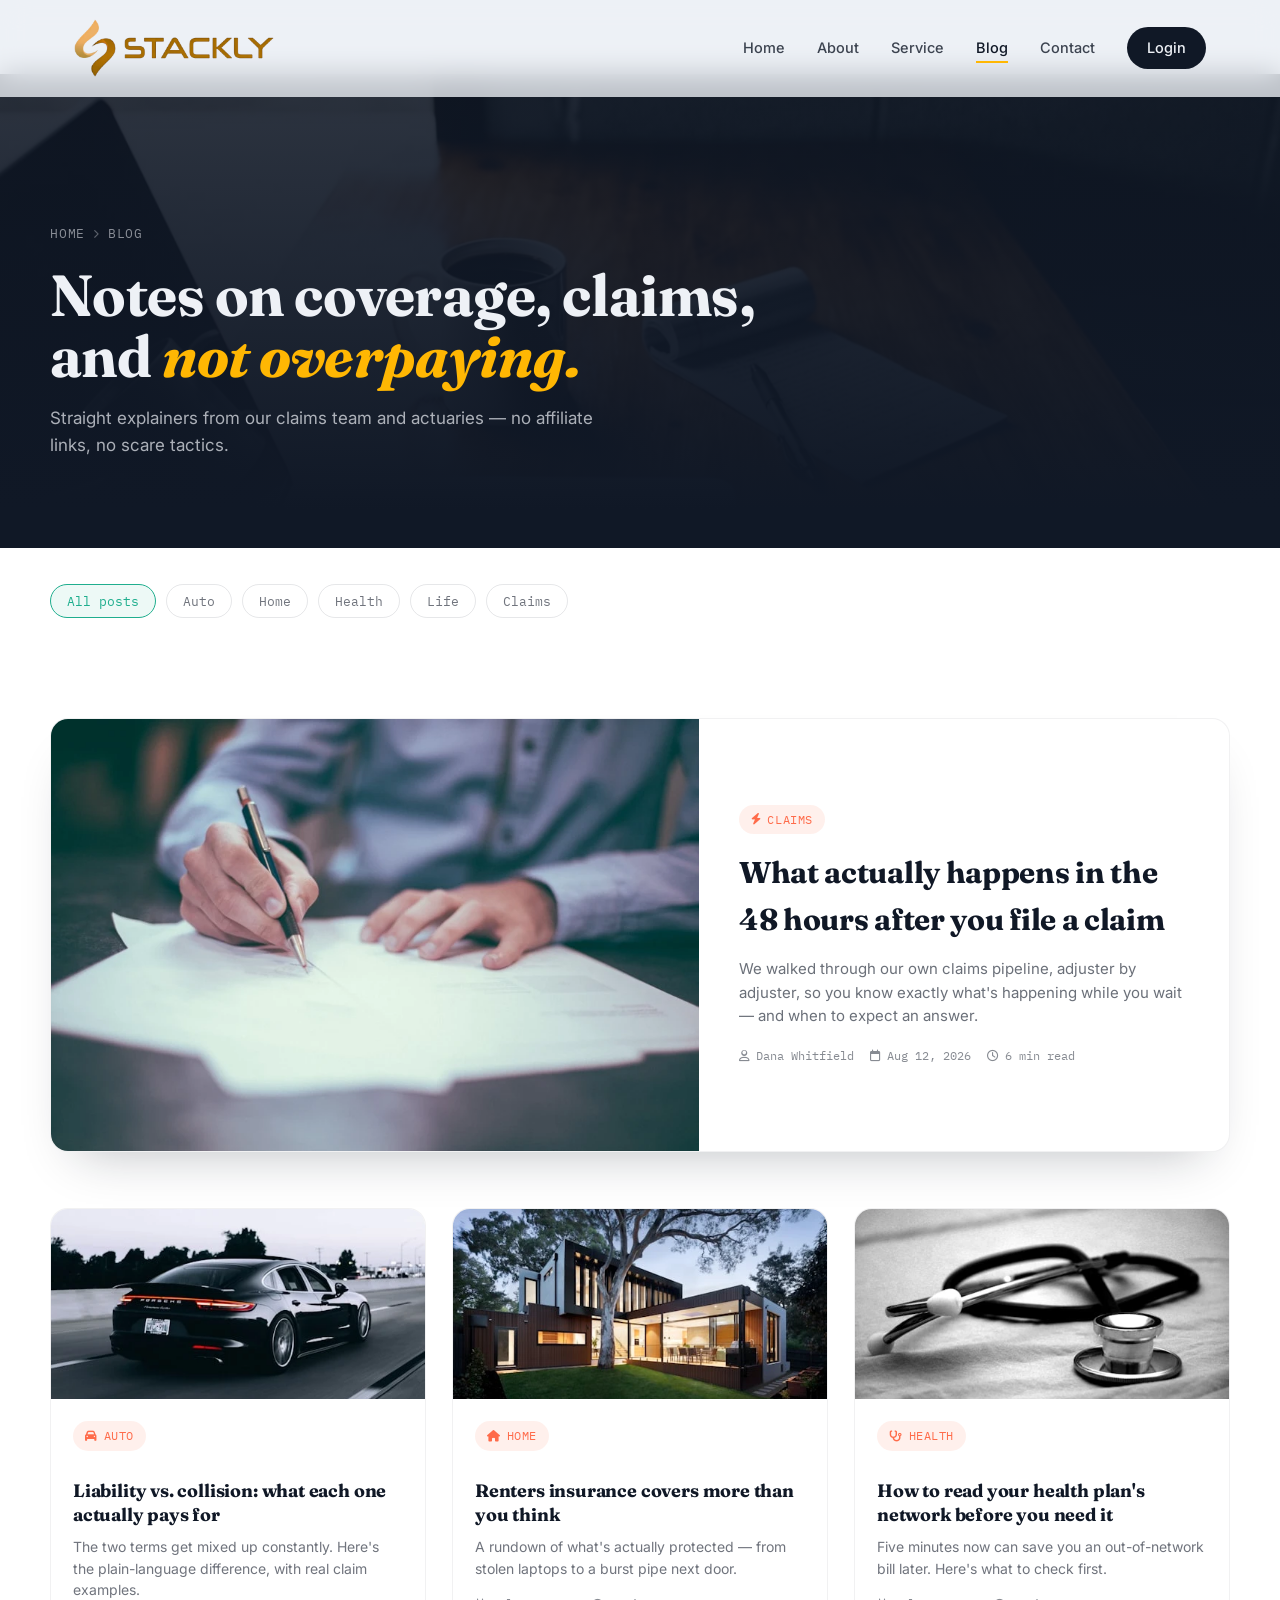
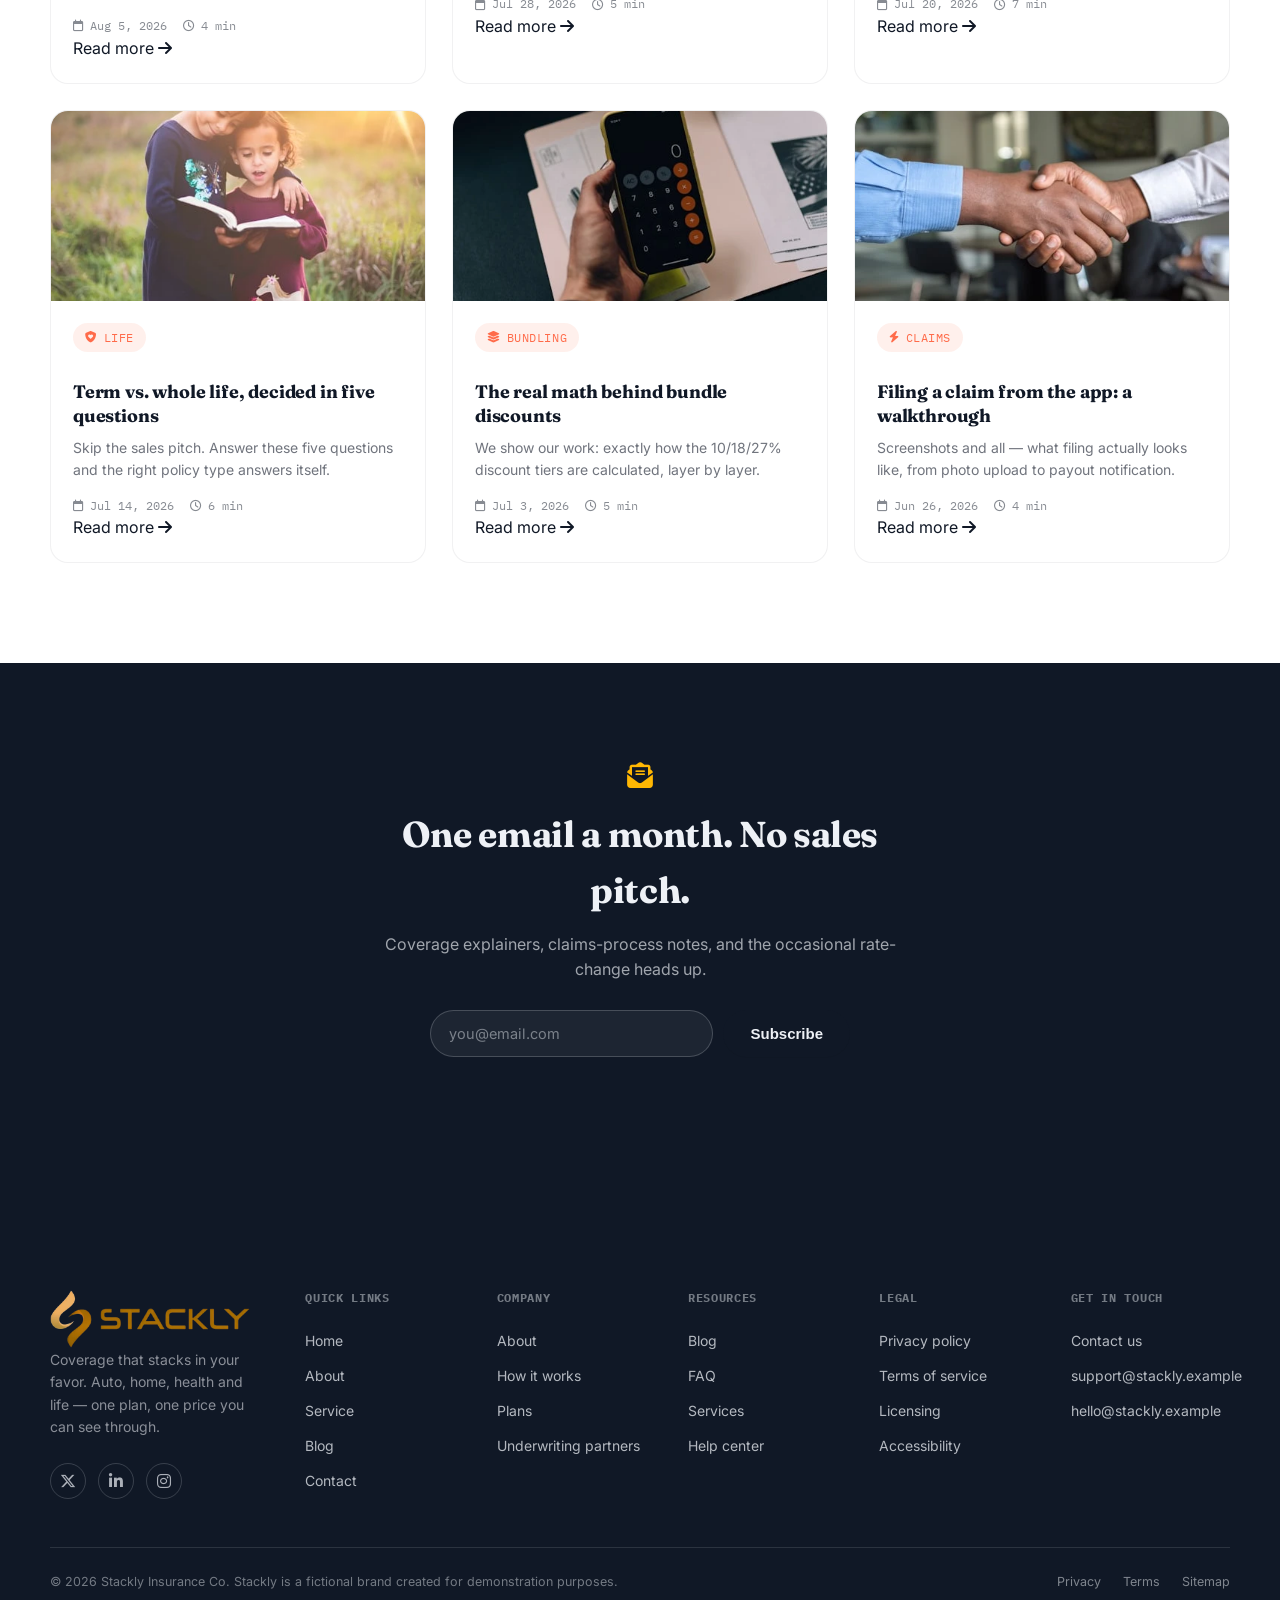
<file: blog.html>
<!DOCTYPE html>
<html lang="en">
<head>
<meta charset="UTF-8">
<meta name="viewport" content="width=device-width, initial-scale=1.0">
<title>Blog — Stackly</title>
<link rel="preconnect" href="https://fonts.googleapis.com">
<link rel="preconnect" href="https://fonts.gstatic.com" crossorigin>
<link href="https://fonts.googleapis.com/css2?family=Fraunces:ital,opsz,wght@0,9..144,500;0,9..144,600;0,9..144,700;0,9..144,900;1,9..144,500&family=Inter:wght@400;500;600;700&family=IBM+Plex+Mono:wght@500;600&display=swap" rel="stylesheet">
<link rel="stylesheet" href="https://cdnjs.cloudflare.com/ajax/libs/font-awesome/6.5.2/css/all.min.css">
<link rel="stylesheet" href="style.css">
<link rel="stylesheet" href="pages.css">
</head>
<body>

<header class="nav" id="nav">
  <div class="nav__inner">
    <a href="./index.html" class="nav__logo" style="color: #E89A00;">
    
      <img src="./src/logo/Untitled design.webp" alt="">
    </a>
    <nav class="nav__links" id="navLinks">
      <a href="./index.html">Home</a>
      <a href="./about.html">About</a>
      <a href="./service.html">Service</a>
      <a href="./blog.html" class="is-active">Blog</a>
      <a href="./contact.html">Contact</a>
      <a href="./login.html" class="nav__cta">Login</a>
    </nav>
    <button class="nav__burger" id="burger" aria-label="Open menu" aria-expanded="false">
      <span></span><span></span><span></span>
    </button>
  </div>
</header>

<div class="mobile-menu" id="mobileMenu">
  <nav>
    <a href="./index.html">Home</a>
    <a href="./about.html">About</a>
    <a href="./service.html">Service</a>
    <a href="./blog.html">Blog</a>
    <a href="./contact.html">Contact</a>
    <a href="./login.html" class="mobile-menu__cta">Login</a>
  </nav>
</div>

<main id="top">

  <!-- ============ PAGE HERO ============ -->
  <section class="page-hero">
    <div class="page-hero__bg"><img src="./src/blog/image-2-compressed.webp" alt=""></div>
    <div class="page-hero__inner">
      <p class="crumb"><a href="./index.html">Home</a><i class="fa-solid fa-chevron-right"></i><span>Blog</span></p>
      <h1>Notes on coverage, claims, and <em>not overpaying.</em></h1>
      <p>Straight explainers from our claims team and actuaries — no affiliate links, no scare tactics.</p>
    </div>
  </section>

  <!-- ============ FILTER CHIPS ============ -->
  <section class="blog-filter">
    <div class="blog-filter__inner">
      <button class="blog-filter__chip is-active">All posts</button>
      <button class="blog-filter__chip">Auto</button>
      <button class="blog-filter__chip">Home</button>
      <button class="blog-filter__chip">Health</button>
      <button class="blog-filter__chip">Life</button>
      <button class="blog-filter__chip">Claims</button>
    </div>
  </section>

  <!-- ============ BLOG GRID ============ -->
  <section class="blog">
    <div class="blog-featured reveal">
      <div class="blog-featured__photo">
        <img src="./src/blog/image-3-compressed.webp" alt="Person reviewing paperwork at a desk">
      </div>
      <div class="blog-featured__copy">
        <span class="blog-tag"><i class="fa-solid fa-bolt"></i>Claims</span>
        <h2>What actually happens in the 48 hours after you file a claim</h2>
        <p>We walked through our own claims pipeline, adjuster by adjuster, so you know exactly what's happening while you wait — and when to expect an answer.</p>
        <div class="blog-meta">
          <span><i class="fa-regular fa-user"></i>Dana Whitfield</span>
          <span><i class="fa-regular fa-calendar"></i>Aug 12, 2026</span>
          <span><i class="fa-regular fa-clock"></i>6 min read</span>
        </div>
      </div>
    </div>

    <div class="blog-grid">
<article class="blog-card reveal">
  <div class="blog-card__photo">
    <img src="./src/blog/image-4-compressed.webp" alt="Car dashboard view while driving">
  </div>

  <div class="blog-card__body">
    <span class="blog-tag"><i class="fa-solid fa-car"></i>Auto</span>
    <h3>Liability vs. collision: what each one actually pays for</h3>
    <p>The two terms get mixed up constantly. Here's the plain-language difference, with real claim examples.</p>

    <div class="blog-meta">
      <span><i class="fa-regular fa-calendar"></i>Aug 5, 2026</span>
      <span><i class="fa-regular fa-clock"></i>4 min</span>
    </div>

    <a href="./404.html" class="blog-read-more">
      Read more <i class="fa-solid fa-arrow-right"></i>
    </a>
  </div>
</article>


<article class="blog-card reveal">
  <div class="blog-card__photo">
    <img src="./src/blog/image-5-compressed.webp" alt="Cozy living room interior">
  </div>

  <div class="blog-card__body">
    <span class="blog-tag"><i class="fa-solid fa-house"></i>Home</span>
    <h3>Renters insurance covers more than you think</h3>
    <p>A rundown of what's actually protected — from stolen laptops to a burst pipe next door.</p>

    <div class="blog-meta">
      <span><i class="fa-regular fa-calendar"></i>Jul 28, 2026</span>
      <span><i class="fa-regular fa-clock"></i>5 min</span>
    </div>

    <a href="./404.html" class="blog-read-more">
      Read more <i class="fa-solid fa-arrow-right"></i>
    </a>
  </div>
</article>


<article class="blog-card reveal">
  <div class="blog-card__photo">
    <img src="./src/blog/image-6-compressed.webp" alt="Doctor's office waiting room">
  </div>

  <div class="blog-card__body">
    <span class="blog-tag"><i class="fa-solid fa-stethoscope"></i>Health</span>
    <h3>How to read your health plan's network before you need it</h3>
    <p>Five minutes now can save you an out-of-network bill later. Here's what to check first.</p>

    <div class="blog-meta">
      <span><i class="fa-regular fa-calendar"></i>Jul 20, 2026</span>
      <span><i class="fa-regular fa-clock"></i>7 min</span>
    </div>

    <a href="./404.html" class="blog-read-more">
      Read more <i class="fa-solid fa-arrow-right"></i>
    </a>
  </div>
</article>


<article class="blog-card reveal">
  <div class="blog-card__photo">
    <img src="./src/blog/image-7-compressed.webp" alt="Family walking together outdoors">
  </div>

  <div class="blog-card__body">
    <span class="blog-tag"><i class="fa-solid fa-shield-heart"></i>Life</span>
    <h3>Term vs. whole life, decided in five questions</h3>
    <p>Skip the sales pitch. Answer these five questions and the right policy type answers itself.</p>

    <div class="blog-meta">
      <span><i class="fa-regular fa-calendar"></i>Jul 14, 2026</span>
      <span><i class="fa-regular fa-clock"></i>6 min</span>
    </div>

    <a href="./404.html" class="blog-read-more">
      Read more <i class="fa-solid fa-arrow-right"></i>
    </a>
  </div>
</article>


<article class="blog-card reveal">
  <div class="blog-card__photo">
    <img src="./src/blog/image-8-compressed.webp" alt="Person calculating budget with calculator">
  </div>

  <div class="blog-card__body">
    <span class="blog-tag"><i class="fa-solid fa-layer-group"></i>Bundling</span>
    <h3>The real math behind bundle discounts</h3>
    <p>We show our work: exactly how the 10/18/27% discount tiers are calculated, layer by layer.</p>

    <div class="blog-meta">
      <span><i class="fa-regular fa-calendar"></i>Jul 3, 2026</span>
      <span><i class="fa-regular fa-clock"></i>5 min</span>
    </div>

    <a href="./404.html" class="blog-read-more">
      Read more <i class="fa-solid fa-arrow-right"></i>
    </a>
  </div>
</article>


<article class="blog-card reveal">
  <div class="blog-card__photo">
    <img src="./src/blog/image-9-compressed.webp" alt="Person using a mobile phone app">
  </div>

  <div class="blog-card__body">
    <span class="blog-tag"><i class="fa-solid fa-bolt"></i>Claims</span>
    <h3>Filing a claim from the app: a walkthrough</h3>
    <p>Screenshots and all — what filing actually looks like, from photo upload to payout notification.</p>

    <div class="blog-meta">
      <span><i class="fa-regular fa-calendar"></i>Jun 26, 2026</span>
      <span><i class="fa-regular fa-clock"></i>4 min</span>
    </div>

    <a href="./404.html" class="blog-read-more">
      Read more <i class="fa-solid fa-arrow-right"></i>
    </a>
  </div>
</article>

    </div>
  </section>

  <!-- ============ NEWSLETTER ============ -->
  <section class="newsletter">
    <div class="newsletter__inner reveal">
      <i class="fa-solid fa-envelope-open-text"></i>
      <h2>One email a month. No sales pitch.</h2>
      <p>Coverage explainers, claims-process notes, and the occasional rate-change heads up.</p>
<form class="newsletter__form" id="newsletterForm" novalidate>
  <input
    type="email"
    id="newsletterEmail"
    name="email"
    placeholder="you@email.com"
    required
    maxlength="100"
    pattern="[a-zA-Z0-9._%+-]+@[a-zA-Z0-9.-]+\.(com|in)"
    title="Please enter a valid .com or .in email address"
    aria-label="Email address"
    autocomplete="email"
  >

  <button type="submit" class="btn btn--primary">
    Subscribe
  </button>
</form>

      <p class="contact__status" id="newsletterStatus" role="status" aria-live="polite" style="justify-content:center; margin-top:14px; color:var(--amber);"></p>
    </div>
  </section>

</main>

<footer class="footer">
  <div class="footer__inner">
    <div class="footer__brand-col">
       <a href="./index.html" class="nav__logo" style="color: #E89A00;">
    
      <img src="./src/logo/Untitled design.webp" alt="">
    </a>
      <p class="footer__tagline">Coverage that stacks in your favor. Auto, home, health and life — one plan, one price you can see through.</p>
      <div class="footer__social">
        <a href="./404.html" aria-label="Stackly on X"><i class="fa-brands fa-x-twitter"></i></a>
        <a href="./404.html" aria-label="Stackly on LinkedIn"><i class="fa-brands fa-linkedin-in"></i></a>
        <a href="./404.html" aria-label="Stackly on Instagram"><i class="fa-brands fa-instagram"></i></a>
      </div>
    </div>

    <div class="footer__cols">
      <div class="footer__col">
        <h4>Quick links</h4>
        <a href="./index.html">Home</a>
        <a href="./about.html">About</a>
        <a href="./service.html">Service</a>
        <a href="./blog.html">Blog</a>
        <a href="./contact.html">Contact</a>
      </div>
      <div class="footer__col">
        <h4>Company</h4>
        <a href="./about.html">About</a>
        <a href="./404.html">How it works</a>
        <a href="./404.html">Plans</a>
        <a href="./404.html">Underwriting partners</a>
      </div>
      <div class="footer__col">
        <h4>Resources</h4>
        <a href="./blog.html">Blog</a>
        <a href="./404.html">FAQ</a>
        <a href="./service.html">Services</a>
        <a href="./contact.html">Help center</a>
      </div>
      <div class="footer__col">
        <h4>Legal</h4>
        <a href="./404.html">Privacy policy</a>
        <a href="./404.html">Terms of service</a>
        <a href="./404.html">Licensing</a>
        <a href="./404.html">Accessibility</a>
      </div>
      <div class="footer__col">
        <h4>Get in touch</h4>
        <a href="./contact.html">Contact us</a>
        <a href="./404.html">support@stackly.example</a>
        <a href="./404.html">hello@stackly.example</a>
      </div>
    </div>
  </div>

  <div class="footer__bottom">
    <p>© 2026 Stackly Insurance Co. Stackly is a fictional brand created for demonstration purposes.</p>
    <div class="footer__bottom-links">
      <a href="./404.html">Privacy</a>
      <a href="./404.html">Terms</a>
      <a href="./404.html">Sitemap</a>
    </div>
  </div>
</footer>

<script src="script.js"></script>
</body>
</html>
</file>
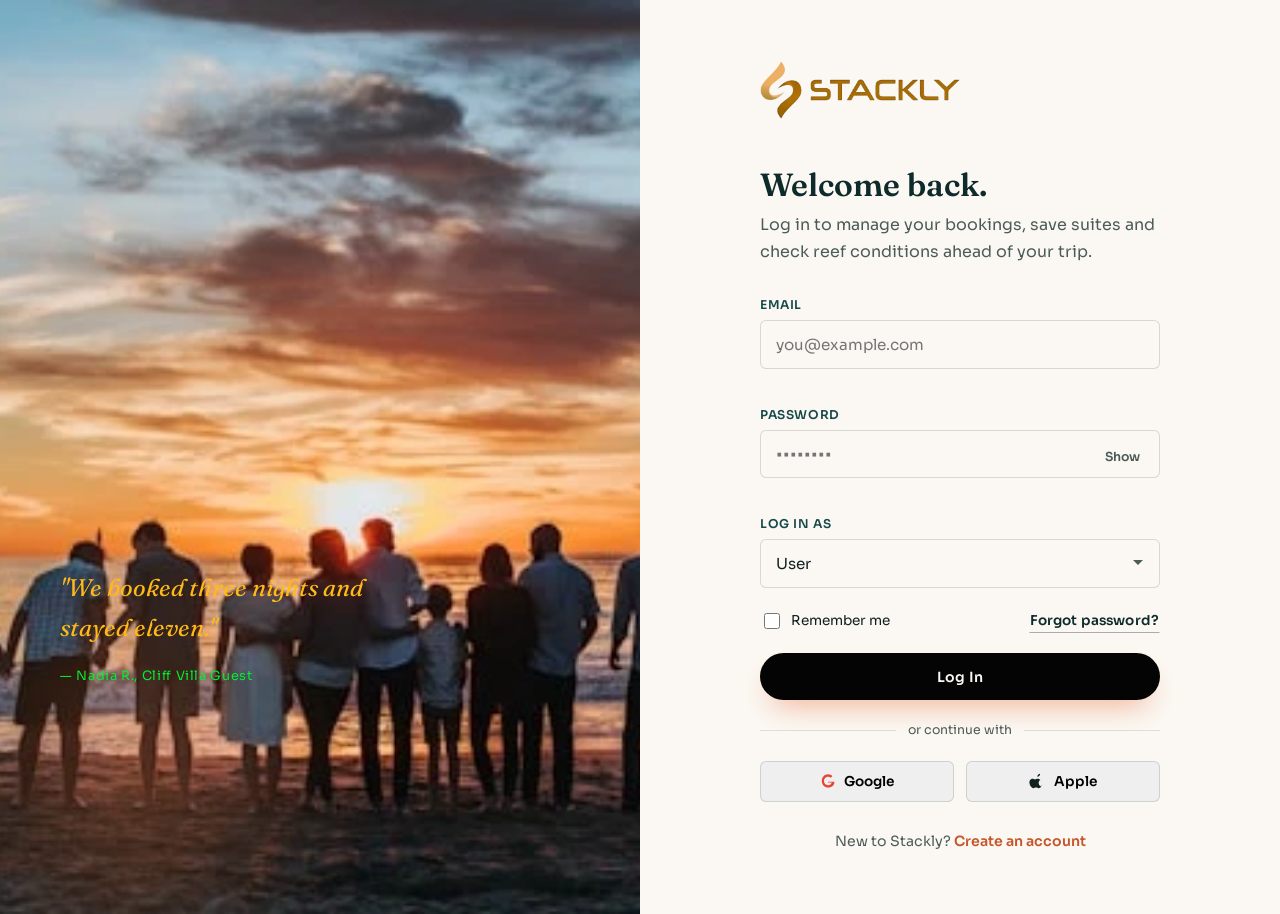
<file: login.html>
<!DOCTYPE html>
<html lang="en">
<head>
    <meta charset="UTF-8">
    <meta name="viewport" content="width=device-width, initial-scale=1.0">

    <title>Log In — Stackly Resorts</title>

  <style>
    /* =========================================================
   MAREJADA — coastal resort booking platform
   Design tokens
   ========================================================= */
@import url('https://fonts.googleapis.com/css2?family=Fraunces:ital,opsz,wght@0,9..144,300;0,9..144,400;0,9..144,600;0,9..144,700;1,9..144,400;1,9..144,500&family=Sora:wght@300;400;500;600;700&display=swap');

:root{
  /* palette */
  --ink:#0E2A2B;
  --teal:#17494A;
  --teal-light:#2C6B6C;
  --sand:#bf8527;
  --sand-deep:#eaa118;
  --coral:#040404;
  --coral-dark:#C6572A;
  --seafoam:#00ef30;
  --white:#FBF8F3;
  --text-dark:#12211F;
  --text-soft:#4B5B58;
  --text-light:#ffba18;

  --font-display:'Fraunces', serif;
  --font-body:'Sora', sans-serif;

  --radius-sm:6px;
  --radius-md:14px;
  --radius-lg:28px;

  --shadow-soft:0 20px 50px -25px rgba(14,42,43,0.35);
  --shadow-lift:0 30px 60px -20px rgba(14,42,43,0.45);

  --ease:cubic-bezier(.22,1,.36,1);
}

*,*::before,*::after{box-sizing:border-box;}

/* ---- global overflow guard ----
   html needs the same overflow-x:hidden as body: the page's horizontal
   scrollbar is driven by whichever of the two is wider, so setting it
   only on body (as before) still let a stray wide element scroll the page. */
html,body{
  overflow-x:hidden;
  width:100%;
  max-width:100%;
  scroll-behavior:smooth;
}
body{
  margin:0;
  font-family:var(--font-body);
  color:var(--text-dark);
  background:var(--white);
  -webkit-font-smoothing:antialiased;
}
img{max-width:100%;display:block;}
a{color:inherit;text-decoration:none;}
ul{list-style:none;margin:0;padding:0;}
h1,h2,h3,h4{font-family:var(--font-display);margin:0;line-height:1.05;font-weight:600;color:var(--ink);word-wrap:break-word;overflow-wrap:break-word;}
p{margin:0;color:var(--text-soft);line-height:1.7;word-wrap:break-word;overflow-wrap:break-word;}
button{font-family:inherit;cursor:pointer;}
input,textarea,select{font-family:inherit;max-width:100%;}

.eyebrow{
  font-family:var(--font-body);
  text-transform:uppercase;
  letter-spacing:.18em;
  font-size:.72rem;
  font-weight:600;
  color:var(--coral-dark);
  display:inline-flex;
  align-items:center;
  gap:.55em;
}
.eyebrow::before{
  content:"";
  width:22px;height:1px;
  background:var(--coral-dark);
  display:inline-block;
}

.container{
  width:100%;
  max-width:1220px;
  margin:0 auto;
  padding:0 clamp(20px,5vw,56px);
}

/* focus visibility */
a:focus-visible,button:focus-visible,input:focus-visible,textarea:focus-visible,select:focus-visible{
  outline:2px solid var(--coral);
  outline-offset:3px;
  border-radius:4px;
}

/* =========================================================
   BUTTONS
   ========================================================= */
.btn{
  display:inline-flex;
  align-items:center;
  justify-content:center;
  gap:.6em;
  padding:.95em 1.9em;
  border-radius:100px;
  font-size:.88rem;
  font-weight:600;
  letter-spacing:.01em;
  border:1px solid transparent;
  transition:transform .45s var(--ease), background .3s ease, color .3s ease, box-shadow .3s ease, border-color .3s ease;
  white-space:nowrap;
  max-width:100%;
}
.btn-primary{
  background:var(--coral);
  color:var(--white);
  box-shadow:0 14px 30px -12px rgba(232,112,58,.65);
}
.btn-primary:hover{background:var(--coral-dark); transform:translateY(-2px);}
.btn-outline{
  background:transparent;
  border-color:rgba(18,33,31,.22);
  color:var(--ink);
}
.btn-outline:hover{border-color:var(--ink); transform:translateY(-2px);}
.btn-outline-light{
  background:transparent;
  border-color:rgba(255,255,255,.4);
  color:var(--text-light);
}
.btn-outline-light:hover{border-color:#fff; background:rgba(255,255,255,.08); transform:translateY(-2px);}
.btn-ghost{
  background:transparent;
  color:var(--ink);
  padding:.4em 0;
  border-bottom:1px solid rgba(18,33,31,.35);
  border-radius:0;
}
.btn-ghost:hover{border-color:var(--coral); color:var(--coral-dark);}
.btn-block{width:100%;}

/* =========================================================
   HEADER / NAV
   ========================================================= */
.site-header{
  position:fixed;
  top:0;left:0;right:0;
  z-index:1000;
  padding:18px 0;
  transition:background .4s var(--ease), padding .4s var(--ease), box-shadow .4s var(--ease);
}
.site-header .container{
  position:relative;
  z-index:1001;
  display:flex;
  align-items:center;
  justify-content:space-between;
  gap:16px;
}
.site-header.is-scrolled{
  background:rgba(251,248,243,.92);
  backdrop-filter:blur(10px);
  padding:10px 0;
  box-shadow:0 10px 30px -20px rgba(14,42,43,.4);
}
.brand{
  display:flex;
  align-items:center;
  gap:.6em;
  font-family:var(--font-display);
  font-weight:600;
  font-size:1.35rem;
  line-height:1;
  color:var(--text-light);
  transition:color .4s ease;
  min-width:0;
  width: 200px;
  height: 60px;
  cursor: pointer;
}
.brand img{
  width: 100%;
  height: 100%;
  object-fit: cover;
}
.site-header.is-scrolled .brand{color:var(--ink);}
.brand .dot{
  width:9px;height:9px;border-radius:50%;
  background:var(--coral);
  box-shadow:0 0 0 5px rgba(232,112,58,.2);
  flex-shrink:0;
}
.nav-links{
  display:flex;
  align-items:center;
  gap:2.3em;
}
.nav-links a{
  font-size:.86rem;
  font-weight:500;
  color:var(--text-light);
  position:relative;
  padding:.3em 0;
  transition:color .4s ease;
}
.site-header.is-scrolled .nav-links a{color:var(--text-dark);}
.nav-links a::after{
  content:"";
  position:absolute;left:0;right:100%;bottom:-2px;
  height:1.5px;background:var(--coral);
  transition:right .35s var(--ease);
}
.nav-links a:hover::after,.nav-links a.active::after{right:0;}
.nav-links a.active{color:var(--coral);}
.site-header.is-scrolled .nav-links a.active{color:var(--coral-dark);}

.nav-actions{display:flex;align-items:center;gap:.9em;}
.nav-actions .btn{padding:.75em 1.5em;}
.icon-btn-login{color:var(--text-light);}
.site-header.is-scrolled .icon-btn-login{color:var(--text-dark);}

.nav-toggle{
  display:none;
  position:relative;
  z-index:1001;
  width:42px;height:42px;
  flex-shrink:0;
  border-radius:50%;
  border:1px solid rgba(255,255,255,.4);
  background:transparent;
  flex-direction:column;
  align-items:center;
  justify-content:center;
  gap:5px;
  padding:0;
  transition:border-color .4s ease;
}
.site-header.is-scrolled .nav-toggle{border-color:rgba(18,33,31,.3);}
.nav-toggle span{
  width:18px;height:1.5px;background:var(--text-light);
  transition:transform .35s var(--ease), opacity .3s ease, background .4s ease;
}
.site-header.is-scrolled .nav-toggle span{background:var(--text-dark);}
.nav-toggle.is-open span:nth-child(1){transform:translateY(6.5px) rotate(45deg);background-color: white;}
.nav-toggle.is-open span:nth-child(2){opacity:0;background-color: white;}
.nav-toggle.is-open span:nth-child(3){transform:translateY(-6.5px) rotate(-45deg);background-color: white;}

/* mobile menu panel — hidden by default so it never leaks into desktop layout.
   The @media block below switches it to display:flex and handles the
   open/close animation via the .is-open class. */
.mobile-menu{
  display:none;
}

/* =========================================================
   HERO (dark banded pages use .hero--page)
   ========================================================= */
.hero{
  position:relative;
  min-height:100vh;
  display:flex;
  align-items:center;
  color:var(--text-light);
  background:linear-gradient(180deg,rgba(10,30,31,.35),rgba(10,30,31,.75)), var(--ink);
  background-size:cover;
  background-position:center;
  overflow:hidden;
  width:100%;
}
.hero::before{
  content:"";
  position:absolute; inset:0;
  background:radial-gradient(60% 60% at 80% 10%, rgba(232,112,58,.22), transparent 60%);
  pointer-events:none;
}
.hero-content{position:relative;z-index:2;padding-top:110px;padding-bottom:70px;}
.hero-content .eyebrow{color:var(--seafoam);}
.hero-content .eyebrow::before{background:var(--seafoam);}
.hero h1{
  font-size:clamp(2.6rem,6vw,4.6rem);
  color:var(--text-light);
  margin:.4em 0 .35em;
  max-width:15ch;
}
.hero h1 em{font-style:italic;color:var(--coral);font-weight:400;}
.hero p.lead{
  color:rgba(245,241,232,.82);
  font-size:1.08rem;
  max-width:44ch;
  margin-bottom:2em;
}
.hero-actions{display:flex;gap:1em;flex-wrap:wrap;}

/* page hero (smaller, for interior pages) */
.hero--page{min-height:64vh;}
.hero--page .hero-content{padding-top:130px;padding-bottom:90px;}
.hero--page h1{max-width:20ch;font-size:clamp(2.3rem,5vw,3.6rem);}

/* booking widget overlapping hero */
.booking-widget{
  position:relative;
  z-index:3;
  margin-top:-46px;
  background:var(--white);
  border-radius:var(--radius-lg);
  box-shadow:var(--shadow-lift);
  padding:clamp(20px,3vw,34px);
  display:grid;
  grid-template-columns:repeat(4,1fr) auto;
  gap:18px;
  align-items:end;
  max-width:100%;
}
.booking-field{display:flex;flex-direction:column;gap:.5em;min-width:0;}
.booking-field label{font-size:.7rem;text-transform:uppercase;letter-spacing:.12em;font-weight:600;color:var(--teal);}
.booking-field input,.booking-field select{
  border:none;border-bottom:1.5px solid rgba(18,33,31,.18);
  padding:.5em .1em;
  background:transparent;
  font-size:.95rem;color:var(--text-dark);
  transition:border-color .3s ease;
  width:100%;
}
.booking-field input:focus,.booking-field select:focus{border-color:var(--coral); outline:none;}

/* =========================================================
   WAVE DIVIDER — signature motif
   ========================================================= */
.wave{
  width:100%;
  height:64px;
  display:block;
  position:relative;
  overflow:hidden; /* the animated svg inside is 200% wide by design — without
                       this the extra width scrolled the whole page sideways */
}
.wave svg{width:200%;height:100%;animation:tide 18s linear infinite;}
@keyframes tide{
  from{transform:translateX(0);}
  to{transform:translateX(-50%);}
}
.wave--ink svg path{fill:var(--ink);}
.wave--sand svg path{fill:var(--sand);}
.wave--white svg path{fill:var(--white);}
.wave--teal svg path{fill:var(--teal);}
.wave--up{transform:rotate(180deg);}

/* =========================================================
   SECTIONS
   ========================================================= */
.section{padding:clamp(60px,9vw,120px) 0; overflow:hidden;}
.section-sand{background:var(--sand);}
.section-ink{background:var(--ink); color:var(--text-light);}
.section-ink h2,.section-ink h3{color:var(--text-light);}
.section-ink p{color:rgba(245,241,232,.75);}
.section-head{
  display:flex;
  justify-content:space-between;
  align-items:flex-end;
  gap:30px;
  margin-bottom:3em;
  flex-wrap:wrap;
}
.section-head h2{font-size:clamp(1.9rem,4vw,2.7rem); max-width:14ch; margin-top:.3em;}
.section-head p{max-width:38ch;}

/* reveal-on-scroll */
.reveal{opacity:0;transform:translateY(28px);transition:opacity .8s var(--ease), transform .8s var(--ease);}
.reveal.is-visible{opacity:1;transform:translateY(0);}
.reveal-stagger > *{opacity:0;transform:translateY(24px);transition:opacity .7s var(--ease), transform .7s var(--ease);}
.reveal-stagger.is-visible > *{opacity:1;transform:translateY(0);}
.reveal-stagger.is-visible > *:nth-child(1){transition-delay:.05s;}
.reveal-stagger.is-visible > *:nth-child(2){transition-delay:.15s;}
.reveal-stagger.is-visible > *:nth-child(3){transition-delay:.25s;}
.reveal-stagger.is-visible > *:nth-child(4){transition-delay:.35s;}

/* =========================================================
   CARDS — suites / services / blog
   ========================================================= */
.grid{display:grid;gap:28px;min-width:0;}
.grid-3{grid-template-columns:repeat(3,1fr);}
.grid-2{grid-template-columns:repeat(2,1fr);}
.team{
 grid-template-columns:repeat(4,1fr);
}
.suite-card{
  position:relative;
  border-radius:var(--radius-md);
  overflow:hidden;
  background:var(--white);
  box-shadow:var(--shadow-soft);
  transition:transform .5s var(--ease), box-shadow .5s var(--ease);
  min-width:0;
}
.suite-card:hover{transform:translateY(-8px); box-shadow:var(--shadow-lift);}
.suite-card .media{aspect-ratio:4/3;overflow:hidden;}
.suite-card .media img{width:100%;height:100%;object-fit:cover;transition:transform .8s var(--ease);}
.suite-card:hover .media img{transform:scale(1.08);}
.suite-card .body{padding:24px;}
.suite-card .price{color:var(--coral-dark);font-weight:600;font-family:var(--font-display);font-size:1.2rem;}
.suite-card .tags{display:flex;gap:.6em;margin-top:.8em;flex-wrap:wrap;}
.tag{
  font-size:.68rem;letter-spacing:.06em;text-transform:uppercase;
  padding:.35em .8em;border-radius:100px;
  background:var(--sand);color:var(--teal);font-weight:600;
}

.service-card{
  padding:32px 26px;
  border-radius:var(--radius-md);
  background:var(--white);
  border:1px solid rgba(18,33,31,.08);
  transition:transform .45s var(--ease), border-color .45s ease, box-shadow .45s ease;
  min-width:0;
}
.service-card:hover{transform:translateY(-6px); border-color:transparent; box-shadow:var(--shadow-soft);}
.service-card .num{
  font-family:var(--font-display);font-style:italic;color:var(--seafoam);
  font-size:1rem;
}
.service-icon{
  width:52px;height:52px;border-radius:50%;
  background:var(--sand);
  display:flex;align-items:center;justify-content:center;
  margin-bottom:1.2em;
  transition:background .4s ease, transform .4s ease;
}
.service-card:hover .service-icon{background:var(--coral);transform:rotate(-8deg) scale(1.05);}
.service-icon svg{width:24px;height:24px;stroke:var(--teal);transition:stroke .4s ease;}
.service-card:hover .service-icon svg{stroke:var(--white);}

.blog-card{
  border-radius:var(--radius-md);
  overflow:hidden;
  background:var(--white);
  box-shadow:var(--shadow-soft);
  transition:transform .5s var(--ease), box-shadow .5s var(--ease);
  min-width:0;
}
.blog-card:hover{transform:translateY(-8px);box-shadow:var(--shadow-lift);}
.blog-card .media{aspect-ratio:16/10;overflow:hidden;}
.blog-card .media img{width:100%;height:100%;object-fit:cover;transition:transform .8s var(--ease);}
.blog-card:hover .media img{transform:scale(1.07);}
.blog-card .body{padding:22px 24px 26px;}
.blog-card .meta{font-size:.72rem;letter-spacing:.08em;text-transform:uppercase;color:var(--coral-dark);font-weight:600;margin-bottom:.8em;display:block;}
.blog-card h3{font-size:1.2rem;margin-bottom:.5em;}
.blog-card .excerpt{font-size:.92rem;margin-bottom:1.1em;}
.blog-card .read{font-size:.82rem;font-weight:600;color:var(--teal);display:inline-flex;align-items:center;gap:.4em;}
.blog-card .read svg{width:14px;height:14px;transition:transform .35s var(--ease);}
.blog-card:hover .read svg{transform:translateX(4px);}

/* =========================================================
   STATS
   ========================================================= */
.stats{display:grid;grid-template-columns:repeat(4,1fr);gap:24px;min-width:0;}
.stat{min-width:0;}
.stat h3{font-size:clamp(2.2rem,4vw,3rem);color:var(--coral);}
.stat span{font-size:.78rem;letter-spacing:.08em;text-transform:uppercase;color:rgba(245,241,232,.65);font-weight:600;}

/* =========================================================
   TESTIMONIALS
   ========================================================= */
.testimonial-track{
  position:relative;
  overflow:hidden;
}
.testimonial-slide{
  display:none;
  text-align:center;
  max-width:680px;
  margin:0 auto;
}
.testimonial-slide.is-active{display:block;animation:fadeUp .7s var(--ease);}
@keyframes fadeUp{from{opacity:0;transform:translateY(14px);}to{opacity:1;transform:translateY(0);}}
.testimonial-slide p{font-family:var(--font-display);font-style:italic;font-size:clamp(1.2rem,2.4vw,1.6rem);color:var(--ink);margin-bottom:1em;}
.testimonial-slide .who{font-size:.82rem;font-weight:600;color:var(--teal);letter-spacing:.03em;}
.testimonial-dots{display:flex;justify-content:center;gap:.6em;margin-top:2em;}
.testimonial-dots button{
  width:8px;height:8px;border-radius:50%;border:none;background:rgba(18,33,31,.2);
  transition:background .3s ease, transform .3s ease;
}
.testimonial-dots button.is-active{background:var(--coral); transform:scale(1.3);}

/* =========================================================
   CTA BANNER
   ========================================================= */
.cta-banner{
  border-radius:var(--radius-lg);
  background:var(--teal);
  color:var(--text-light);
  padding:clamp(40px,6vw,72px);
  display:flex;
  align-items:center;
  justify-content:space-between;
  gap:30px;
  flex-wrap:wrap;
  position:relative;
  overflow:hidden;
}
.cta-banner::after{
  content:"";position:absolute;right:-60px;top:-60px;width:220px;height:220px;border-radius:50%;
  background:radial-gradient(circle, rgba(232,112,58,.35), transparent 70%);
}
.cta-banner h2{color:var(--text-light);max-width:14ch;font-size:clamp(1.7rem,3.5vw,2.4rem);}

/* =========================================================
   FOOTER
   ========================================================= */
.site-footer{background:var(--ink);color:rgb(255, 255, 255);padding-top:70px;overflow:hidden;}
.footer-grid{
  display:grid;
  grid-template-columns:1.4fr 1fr 1fr 1.2fr;
  gap:40px;
  padding-bottom:50px;
  border-bottom:1px solid rgba(245,241,232,.12);
  color: white;
  min-width:0;
}
.footer-grid h4{color:var(--text-light);font-size:.95rem;margin-bottom:1.2em;font-family:var(--font-body);font-weight:600;letter-spacing:.03em;}
.footer-grid .brand{color:var(--text-light);margin-bottom:.9em;}
.footer-grid p{font-size:.9rem;max-width:32ch; color: white;}
.footer-links li{margin-bottom:.75em;}
.footer-links a{font-size:.9rem;transition:color .3s ease, padding-left .3s ease;}
.footer-links a:hover{color:white;padding-left:4px;}
.footer-social{display:flex;gap:.8em;margin-top:1.4em;flex-wrap:wrap;}
.footer-social a{
  width:36px;height:36px;border-radius:50%;border:1px solid rgba(245,241,232,.2);
  display:flex;align-items:center;justify-content:center;
  transition:background .3s ease, border-color .3s ease, transform .3s ease;
  flex-shrink:0;
}
.footer-social a:hover{background:var(--coral);border-color:var(--coral);transform:translateY(-3px);}
.footer-social svg{width:15px;height:15px;stroke:var(--text-light);}
.footer-bottom{
  display:flex;justify-content:space-between;align-items:center;
  padding:22px 0 30px;font-size:.78rem;flex-wrap:wrap;gap:10px;
  color:rgba(245,241,232,.5);
}

/* =========================================================
   AUTH PAGES
   ========================================================= */
.auth-shell{
  min-height:100vh;
  display:grid;
  grid-template-columns:1fr 1fr;
  overflow:hidden;
}
.auth-visual{
  position:relative;
  background:linear-gradient(200deg, var(--ink), var(--teal));
  color:var(--text-light);
  padding:60px;
  display:flex;
  flex-direction:column;
  justify-content:space-around;
  overflow:hidden;
  background: url("./src/home/image-6-compressed.webp");
  background-repeat: no-repeat;
  background-size: cover;
  background-position: center;
  opacity: 0.8;
}
.auth-visual::before{
  content:"";position:absolute;inset:0;
  background:radial-gradient(50% 50% at 20% 85%, rgba(232,112,58,.28), transparent 70%);
}
.auth-visual .quote{position:relative;z-index:1;max-width:26ch;}
.auth-visual .quote p{font-family:var(--font-display);font-style:italic;font-size:1.5rem;color:var(--text-light);margin-bottom:.6em;}
.auth-visual .quote span{font-size:.8rem;color:var(--seafoam);letter-spacing:.05em;}

.auth-form-wrap{
  display:flex;
  align-items:center;
  justify-content:center;
  padding:60px 40px;
  min-width:0;
}
.auth-form{width:100%;max-width:400px;}
.auth-form .brand{color:var(--ink);margin-bottom:2.2em;}
.auth-form h1{font-size:2rem;margin-bottom:.3em;}
.auth-form > p.sub{margin-bottom:2em;}
.field{margin-bottom:1.3em;position:relative;}
.field label{display:block;font-size:.76rem;font-weight:600;letter-spacing:.05em;text-transform:uppercase;color:var(--teal);margin-bottom:.6em;}
.field input{
  width:100%;padding:.9em 1em;
  border:1.5px solid rgba(18,33,31,.15);
  border-radius:var(--radius-sm);
  font-size:.95rem;
  transition:border-color .3s ease, box-shadow .3s ease;
  background:var(--white);
}
.field input:focus{border-color:var(--coral); outline:none; box-shadow:0 0 0 4px rgba(232,112,58,.12);}
.field input.is-invalid{border-color:#C6392E;}
.field .error-msg{
  font-size:.76rem;color:#C6392E;margin-top:.4em;min-height:1em;
  opacity:0;transform:translateY(-4px);transition:opacity .25s ease, transform .25s ease;
}
.field .error-msg.show{opacity:1;transform:translateY(0);}
.field .toggle-pw{
  position:absolute;right:14px;top:41px;
  background:none;border:none;color:var(--text-soft);font-size:.78rem;font-weight:600;
}
.field-row{display:flex;justify-content:space-between;align-items:center;margin-bottom:1.5em;font-size:.85rem;flex-wrap:wrap;gap:.5em;}
.checkbox-row{display:flex;align-items:center;gap:.6em;}
.checkbox-row input{width:16px;height:16px;accent-color:var(--coral);}
.auth-divider{
  display:flex;align-items:center;gap:1em;margin:1.8em 0;
  color:var(--text-soft);font-size:.78rem;
}
.auth-divider::before,.auth-divider::after{content:"";flex:1;height:1px;background:rgba(18,33,31,.12);}
.social-row{display:grid;grid-template-columns:1fr 1fr;gap:12px;}
.social-btn{
  display:flex;align-items:center;justify-content:center;gap:.6em;
  padding:.8em; border:1.5px solid rgba(18,33,31,.15); border-radius:var(--radius-sm);
  font-size:.85rem;font-weight:600;transition:border-color .3s ease, background .3s ease;
}
.social-btn:hover{border-color:var(--ink); background:var(--sand);}
.auth-footer-note{margin-top:2em;font-size:.88rem;text-align:center;}
.strength-meter{display:flex;gap:5px;margin-top:.6em;}
.strength-meter span{height:4px;flex:1;background:rgba(18,33,31,.12);border-radius:3px;transition:background .3s ease;}

/* toast — clamp so it can't push past the viewport edge on narrow screens */
.toast{
  position:fixed;bottom:26px;right:26px;z-index:2000;
  background:var(--ink);color:var(--text-light);
  padding:16px 22px;border-radius:var(--radius-sm);
  box-shadow:var(--shadow-lift);
  display:flex;align-items:center;gap:.8em;font-size:.88rem;
  transform:translateY(140%);opacity:0;
  transition:transform .5s var(--ease), opacity .5s var(--ease);
  max-width:calc(100vw - 32px);
}
.toast.show{transform:translateY(0);opacity:1;}
.toast .dot{width:8px;height:8px;border-radius:50%;background:var(--seafoam);flex-shrink:0;}

/* =========================================================
   BLOG / CONTACT extras
   ========================================================= */
.filter-row{display:flex;gap:.7em;flex-wrap:wrap;margin-bottom:2.8em;}
.filter-btn{
  padding:.6em 1.3em;border-radius:100px;border:1.5px solid rgba(18,33,31,.15);
  background:transparent;font-size:.82rem;font-weight:600;color:var(--text-soft);
  transition:all .3s ease;
}
.filter-btn.is-active,.filter-btn:hover{background:var(--ink); color:var(--text-light); border-color:var(--ink);}

.contact-grid{display:grid;grid-template-columns:.9fr 1.1fr;gap:50px;align-items:start;min-width:0;}
.info-card{
  display:flex;gap:1em;padding:22px;border-radius:var(--radius-md);background:var(--white);
  box-shadow:var(--shadow-soft);margin-bottom:16px;
  transition:transform .4s var(--ease);
  min-width:0;
}
.info-card:hover{transform:translateX(6px);}
.info-card svg{width:22px;height:22px;stroke:var(--coral-dark);flex-shrink:0;}
.info-card h4{font-size:.95rem;margin-bottom:.3em;}
.info-card p{font-size:.85rem;}
.map-frame{
  border-radius:var(--radius-md);overflow:hidden;height:220px;
  background:linear-gradient(120deg,var(--teal),var(--ink));
  display:flex;align-items:center;justify-content:center;color:rgba(245,241,232,.6);
  font-size:.85rem;letter-spacing:.05em;
}
.faq-item{border-bottom:1px solid rgba(18,33,31,.12);padding:20px 0;}
.faq-q{
  display:flex;justify-content:space-between;align-items:center;cursor:pointer;
  font-weight:600;font-family:var(--font-display);font-size:1.05rem;
  gap:12px;
}
.faq-q .plus{transition:transform .35s var(--ease);font-size:1.3rem;color:var(--coral);flex-shrink:0;}
.faq-item.is-open .faq-q .plus{transform:rotate(45deg);}
.faq-a{max-height:0;overflow:hidden;transition:max-height .4s var(--ease);}
.faq-item.is-open .faq-a{max-height:200px;}
.faq-a p{padding-top:14px;font-size:.92rem;}

/* =========================================================
   ABOUT extras
   ========================================================= */
.split{display:grid;grid-template-columns:1fr 1fr;gap:60px;align-items:center;min-width:0;}
.split > *{min-width:0;}
.timeline{border-left:2px solid rgba(18,33,31,.12);padding-left:30px;}
.timeline-item{position:relative;padding-bottom:36px;}
.timeline-item:last-child{padding-bottom:0;}
.timeline-item::before{
  content:"";position:absolute;left:-36px;top:2px;width:10px;height:10px;border-radius:50%;
  background:var(--coral);box-shadow:0 0 0 4px rgba(232,112,58,.18);
}
.timeline-item .yr{font-family:var(--font-display);font-style:italic;color:var(--teal);font-size:1.1rem;margin-bottom:.3em;display:block;}

.team-card{text-align:center;min-width:0;}
.team-card .media{width:120px;height:120px;border-radius:50%;overflow:hidden;margin:0 auto 1.1em;box-shadow:var(--shadow-soft);}
.team-card .media img{width:100%;height:100%;object-fit:cover;}
.team-card h4{font-size:1.02rem;}
.team-card span{font-size:.78rem;color:var(--coral-dark);font-weight:600;letter-spacing:.04em;}

/* =========================================================
   GALLERY
   ========================================================= */
.gallery-grid{
  display:grid;
  grid-template-columns:repeat(4,1fr);
  grid-auto-rows:120px;
  gap:16px;
  min-width:0;
}
.gallery-item{
  position:relative;
  border-radius:var(--radius-md);
  overflow:hidden;
  min-width:0;
}
.gallery-item img{width:100%;height:100%;object-fit:cover;transition:transform .8s var(--ease);}
.gallery-item:hover img{transform:scale(1.09);}
.gallery-item::after{
  content:"";position:absolute;inset:0;
  background:linear-gradient(180deg,transparent 55%, rgba(14,42,43,.55));
  opacity:0;transition:opacity .4s ease;
}
.gallery-item:hover::after{opacity:1;}
.gallery-item span{
  position:absolute;left:16px;bottom:14px;color:var(--text-light);
  font-size:.78rem;font-weight:600;letter-spacing:.03em;
  opacity:0;transform:translateY(8px);transition:opacity .4s ease, transform .4s ease;
}
.gallery-item:hover span{opacity:1;transform:translateY(0);}
.gallery-item.big{grid-column:span 2;grid-row:span 2;}
.gallery-item.tall{grid-row:span 2;}

/* =========================================================
   AMENITIES STRIP (icon row)
   ========================================================= */
.amenity-strip{
  display:grid;
  grid-template-columns:repeat(4,1fr);
  gap:1px;
  background:rgba(18,33,31,.1);
  border-radius:var(--radius-md);
  overflow:hidden;
  min-width:0;
}
.amenity-strip .item{
  background:var(--white);
  padding:30px 22px;
  text-align:center;
  transition:background .35s ease, transform .35s ease;
  min-width:0;
}
.amenity-strip .item:hover{background:var(--sand); transform:translateY(-4px);}
.amenity-strip .item svg{width:26px;height:26px;stroke:var(--coral-dark);margin:0 auto 14px;}
.amenity-strip .item h4{font-size:.95rem;margin-bottom:.4em;}
.amenity-strip .item p{font-size:.82rem;}

/* =========================================================
   RESPONSIVE
   ========================================================= */
@media (max-width:1024px){
  .grid-3{grid-template-columns:repeat(2,1fr);}
  .footer-grid{grid-template-columns:1fr 1fr;}
  .booking-widget{grid-template-columns:repeat(2,1fr);}
  .split{grid-template-columns:1fr;gap:36px;}
  .contact-grid{grid-template-columns:1fr;}
  .stats{grid-template-columns:repeat(2,1fr);gap:30px;}
  .amenity-strip{grid-template-columns:repeat(2,1fr);}
  .gallery-grid{grid-template-columns:repeat(3,1fr);grid-auto-rows:100px;}
}

/* tighten the nav just above the hamburger breakpoint so links + buttons
   don't crowd or wrap on smaller laptops / large tablets */
@media (max-width:1024px) and (min-width:861px){
  .nav-links{gap:1.3em;}
  .nav-links a{font-size:.8rem;}
  .nav-actions{gap:.5em;}
  .nav-actions .btn{padding:.65em 1.1em;font-size:.8rem;}
}

@media (max-width:860px){
  .nav-links,.nav-actions{display:none;}
  .nav-toggle{display:flex;}
  .mobile-menu{
    display:flex;
    position:fixed;inset:0;z-index:998;
    background:var(--ink);
    overflow-y:auto;
    overflow-x:hidden;
    -webkit-overflow-scrolling:touch;
    flex-direction:column;
    align-items:flex-start;justify-content:center;
    gap:1.6em;padding:110px 40px 60px;
    transform:translateY(-100%);
    visibility:hidden;
    pointer-events:none;
    transition:transform .5s var(--ease), visibility 0s linear .5s;
    max-width:100vw;
    height: 100vh;
  }
  .mobile-menu.is-open{
    transform:translateY(0);
    visibility:visible;
    pointer-events:auto;
    transition:transform .5s var(--ease), visibility 0s linear 0s;
  }
  .mobile-menu a{
    font-family:var(--font-display);font-size:2rem;color:var(--text-light);
    opacity:0;transform:translateX(-16px);transition:opacity .5s ease, transform .5s ease;
    word-break:break-word;
  }
  .mobile-menu.is-open a{opacity:1;transform:translateX(0);}
  .mobile-menu.is-open a:nth-child(1){transition-delay:.2s;}
  .mobile-menu.is-open a:nth-child(2){transition-delay:.3s;}
  .mobile-menu.is-open a:nth-child(3){transition-delay:.4s;}
  .mobile-menu.is-open a:nth-child(4){transition-delay:.5s;}
  .mobile-menu.is-open a:nth-child(5){transition-delay:.5s;}
  .mobile-menu-actions{display:flex;gap:1em;margin-top:1em;opacity:0;transform:translateX(-16px);transition:opacity .5s ease .4s, transform .5s ease .4s;flex-wrap:wrap;}
  .mobile-menu.is-open .mobile-menu-actions{opacity:1;transform:translateX(0);}
.mobile-btn{
  padding: 6px;
  border: 1px solid white;
  border-radius: 10px;
  font-size: 0.5rem;
}
  .auth-shell{grid-template-columns:1fr;}
  .auth-visual{display:none;}
}

@media (max-width:640px){
  .grid-3,.grid-2{grid-template-columns:1fr;}
  .footer-grid{grid-template-columns:1fr;gap:30px;}
  .stats{grid-template-columns:1fr 1fr;}
  .booking-widget{grid-template-columns:1fr;}
  .cta-banner{flex-direction:column;align-items:flex-start;text-align:left;}
  .section-head{flex-direction:column;align-items:flex-start;}
  .hero h1{max-width:100%;}
  .amenity-strip{grid-template-columns:1fr 1fr;}
  .gallery-grid{grid-template-columns:repeat(2,1fr);grid-auto-rows:90px;}
  .gallery-item.big{grid-column:span 2;grid-row:span 1;}
  .brand{font-size:1.15rem;}
  .mobile-menu{padding:100px 26px 50px; gap:1.1em;}
  .mobile-menu a{font-size:1.6rem;}
  .cta-banner::after{width:140px;height:140px;right:-40px;top:-40px;}
}

@media (max-width:380px){
  .site-header .container{gap:8px;}
  .brand{font-size:1.02rem;}
  .brand .dot{width:7px;height:7px;}
  .nav-toggle{width:38px;height:38px;}
}

/* reduced motion */
@media (prefers-reduced-motion:reduce){
  *{animation-duration:.001ms !important;animation-iteration-count:1 !important;transition-duration:.001ms !important;scroll-behavior:auto !important;}
}

.field select{
  width:100%;padding:.9em 1em;
  border:1.5px solid rgba(18,33,31,.15);
  border-radius:var(--radius-sm);
  font-size:.95rem;
  color:var(--text-dark);
  background:var(--white);
  transition:border-color .3s ease, box-shadow .3s ease;
  appearance:none;
  background-image:url("data:image/svg+xml,%3Csvg xmlns='http://www.w3.org/2000/svg' width='12' height='8' viewBox='0 0 12 8'%3E%3Cpath fill='%234B5B58' d='M1 1l5 5 5-5'/%3E%3C/svg%3E");
  background-repeat:no-repeat;
  background-position:right 1em center;
  padding-right:2.6em;
}
.field select:focus{border-color:var(--coral); outline:none; box-shadow:0 0 0 4px rgba(232,112,58,.12);}

/* =========================================
   FORM ERROR MESSAGE
========================================= */

.error-msg {
    display: block;
    margin-top: 6px;
    font-size: 0.8rem;
    line-height: 1.3;
    color: #d64545;

    /* Hidden by default */
    min-height: 0;
    opacity: 0;
    visibility: hidden;

    transition:
        opacity 0.2s ease,
        visibility 0.2s ease;
}


/* Show error message */

.field.has-error .error-msg {
    opacity: 1;
    visibility: visible;
}


/* =========================================
   ERROR INPUT
========================================= */

.field.has-error input,
.field.has-error select {
    border-color: #d64545;
    box-shadow: 0 0 0 2px rgba(214, 69, 69, 0.08);
}


/* Keep border when input is focused */

.field.has-error input:focus,
.field.has-error select:focus {
    border-color: #d64545;
    outline: none;
    box-shadow: 0 0 0 3px rgba(214, 69, 69, 0.12);
}


/* =========================================
   SUCCESS MESSAGE
========================================= */

.form-submit-msg {
    display: none;
    margin-top: 15px;
    padding: 10px 14px;
    border-radius: 8px;
    font-size: 0.9rem;
    color: #237a4b;
    background: rgba(35, 122, 75, 0.08);
}

.form-submit-msg.show {
    display: block;
}
/* =========================================
   SIGNUP ERROR MESSAGE
========================================= */

.error-msg {
    display: block;
    margin-top: 6px;

    font-size: 0.8rem;
    line-height: 1.4;

    color: #d64545;

    min-height: 0;

    opacity: 0;
    visibility: hidden;

    transition:
        opacity 0.2s ease,
        visibility 0.2s ease;
}


/* Show error */

.field.has-error .error-msg {
    opacity: 1;
    visibility: visible;
}


/* Error input */

.field.has-error input,
.field.has-error select {
    border-color: #d64545;
}


/* Error focus */

.field.has-error input:focus,
.field.has-error select:focus {
    outline: none;

    border-color: #d64545;

    box-shadow:
        0 0 0 3px rgba(214, 69, 69, 0.12);
}


/* =========================================
   TERMS ERROR
========================================= */

.terms-error {
    display: block;

    margin-top: 6px;

    font-size: 0.8rem;

    color: #d64545;
}


/* Terms error label */

.checkbox-row.has-error {
    color: #d64545;
}


/* =========================================
   SUCCESS MESSAGE
========================================= */

.form-submit-msg {
    display: none;

    margin-top: 15px;

    padding: 10px 14px;

    border-radius: 8px;

    font-size: 0.9rem;

    color: #237a4b;

    background:
        rgba(35, 122, 75, 0.08);
}


.form-submit-msg.show {
    display: block;
}


/* =========================================
   PASSWORD STRENGTH
========================================= */

.strength-meter {
    display: flex;

    gap: 5px;

    margin-top: 8px;
}


.strength-meter span {
    height: 4px;

    flex: 1;

    border-radius: 10px;

    background: #ddd;

    transition:
        background 0.2s ease;
}


.strength-meter span.active {
    background: #237a4b;
}
  </style>

</head>

<body>

<div class="auth-shell">

    <!-- LEFT VISUAL -->
    <div class="auth-visual reveal is-visible">
      <div>

      </div>

        <div class="quote"  >
            <p>"We booked three nights and stayed eleven."</p>
            <span>— Nadia R., Cliff Villa Guest</span>
        </div>

    </div>


    <!-- LOGIN FORM -->
    <div class="auth-form-wrap">

        <div class="auth-form">

               <a href="index.html" class="brand"><img src="./src/logo/Untitled design.webp" alt=""></a>


            <h1>Welcome back.</h1>

            <p class="sub">
                Log in to manage your bookings, save suites
                and check reef conditions ahead of your trip.
            </p>


            <!-- LOGIN FORM -->
            <form id="loginForm" data-validate novalidate>


                <!-- EMAIL -->
                <div class="field" id="loginEmailField">

                    <label for="l-email">
                        Email
                    </label>

                    <input
                        type="email"
                        id="l-email"
                        name="email"
                        placeholder="you@example.com"
                        autocomplete="email"
                    >

                    <span class="error-msg"></span>

                </div>


                <!-- PASSWORD -->
                <div class="field" id="loginPasswordField">

                    <label for="l-password">
                        Password
                    </label>

                    <div class="password-wrapper">

                        <input
                            type="password"
                            id="l-password"
                            name="password"
                            placeholder="••••••••"
                            autocomplete="current-password"
                        >

                        <button
                            type="button"
                            class="toggle-pw"
                            aria-label="Show password"
                        >
                            Show
                        </button>

                    </div>

                    <span class="error-msg"></span>

                </div>


                <!-- ROLE -->
                <div class="field">

                    <label for="l-role">
                        Log In As
                    </label>

                    <select
                        id="l-role"
                        name="role"
                    >

                        <option value="user" selected>
                            User
                        </option>

                        <option value="admin">
                            Admin
                        </option>

                    </select>

                </div>


                <!-- REMEMBER / FORGOT -->
                <div class="field-row">

                    <label class="checkbox-row">

                        <input
                            type="checkbox"
                            id="rememberMe"
                        >

                        Remember me

                    </label>


                    <a
                        href="./404.html"
                        class="btn-ghost btn"
                        style="padding:.2em 0; font-size:.85rem;"
                    >
                        Forgot password?
                    </a>

                </div>


                <!-- LOGIN BUTTON -->
                <button
                    type="submit"
                    class="btn btn-primary btn-block"
                >
                    Log In
                </button>


                <!-- LOGIN MESSAGE -->
                <div
                    class="form-submit-msg"
                    id="loginMsg"
                >
                    <span></span>
                </div>

            </form>


            <!-- SOCIAL LOGIN -->
            <div class="auth-divider">
                or continue with
            </div>


            <div class="social-row">

                <!-- GOOGLE -->

                    <button
                        class="social-btn"
                        type="button"
                    >

                        <svg
                            width="16"
                            height="16"
                            viewBox="0 0 24 24"
                        >
                            <path
                                fill="#EA4335"
                                d="M12 10.2v3.9h5.5c-.24 1.4-1.7 4.1-5.5 4.1-3.3 0-6-2.7-6-6.2s2.7-6.2 6-6.2c1.9 0 3.1.8 3.9 1.5l2.7-2.6C16.9 3.1 14.7 2 12 2 6.9 2 2.7 6.2 2.7 11.9 2.7 17.6 6.9 21.8 12 21.8c6.9 0 9.5-4.8 9.5-7.3 0-.5 0-.9-.1-1.3H12z"
                            />
                        </svg>

                        Google

                    </button>



                <!-- APPLE -->

                    <button
                        class="social-btn"
                        type="button"
                    >

                        <svg
                            width="16"
                            height="16"
                            viewBox="0 0 24 24"
                            fill="#12211F"
                        >

                            <path
                                d="M16.6 1.2c.1 1.1-.3 2.2-1 3-.7.8-1.9 1.5-3 1.4-.1-1.1.4-2.2 1-2.9.8-.9 2-1.5 3-1.5zM20 17.2c-.5 1.1-.8 1.6-1.5 2.6-1 1.4-2.3 3.1-4 3.1-1.5 0-1.9-1-3.9-1s-2.5 1-4 1c-1.7 0-2.9-1.6-4-3-1.6-2.2-2.9-6.3-1.2-9 .8-1.4 2.3-2.3 3.9-2.3 1.5 0 2.5 1 3.8 1 1.3 0 2-1 3.9-1 1.4 0 3 .8 4 2-3.5 1.9-2.9 6.8-.6 8.6.4.3.9.6 1.6 1z"
                            />

                        </svg>

                        Apple

                    </button>


            </div>


            <!-- SIGN UP -->
            <p class="auth-footer-note">

                New to Stackly?

                <a
                    href="signup.html"
                    style="color:var(--coral-dark); font-weight:600;"
                >
                    Create an account
                </a>

            </p>

        </div>

    </div>

</div>


<script>
  /* =====================================================
   STACKLY LOGIN
===================================================== */


/* =====================================================
   LOGIN FORM
===================================================== */

const loginForm = document.getElementById('loginForm');

if (loginForm) {

    loginForm.addEventListener('submit', function (e) {

        e.preventDefault();

        let valid = true;


        /* ---------------------------------------------
           GET ELEMENTS
        --------------------------------------------- */

        const email =
            document.getElementById('l-email');

        const password =
            document.getElementById('l-password');

        const role =
            document.getElementById('l-role');

        const rememberMe =
            document.getElementById('rememberMe');


        const emailField =
            document.getElementById('loginEmailField');

        const passwordField =
            document.getElementById('loginPasswordField');


        const emailError =
            emailField.querySelector('.error-msg');

        const passwordError =
            passwordField.querySelector('.error-msg');


        const loginMsg =
            document.getElementById('loginMsg');

        const loginMsgText =
            loginMsg.querySelector('span');


        /* ---------------------------------------------
           CLEAR OLD ERRORS
        --------------------------------------------- */

        emailError.textContent = '';
        passwordError.textContent = '';

        emailField.classList.remove('has-error');
        passwordField.classList.remove('has-error');

        loginMsg.classList.remove('show', 'error');

        loginMsgText.textContent = '';


        /* =================================================
           EMAIL VALIDATION
        ================================================= */

        const emailValue =
            email.value.trim();


        if (emailValue === '') {

            valid = false;

            emailError.textContent =
                'Email is required.';

            emailField.classList.add('has-error');

        }

        else {

            const emailPattern =
                /^[^\s@]+@[^\s@]+\.(com|in|gov|org|net)$/i;


            if (!emailPattern.test(emailValue)) {

                valid = false;

                emailError.textContent =
                    'Enter a valid email address.';

                emailField.classList.add('has-error');

            }

        }


        /* =================================================
           PASSWORD VALIDATION
        ================================================= */

        const passwordValue =
            password.value;


        if (passwordValue.trim() === '') {

            valid = false;

            passwordError.textContent =
                'Password is required.';

            passwordField.classList.add('has-error');

        }

        else if (passwordValue.length < 6) {

            valid = false;

            passwordError.textContent =
                'Password must be at least 6 characters.';

            passwordField.classList.add('has-error');

        }


        /* =================================================
           LOGIN SUCCESS
        ================================================= */

        if (valid) {


            /* ---------------------------------------------
               GET SELECTED ROLE
            --------------------------------------------- */

            const selectedRole =
                role.value;


            /* ---------------------------------------------
               SAVE USER EMAIL
            --------------------------------------------- */

            localStorage.setItem(
                'stacklyUserEmail',
                emailValue
            );


            /* ---------------------------------------------
               SAVE USER ROLE
            --------------------------------------------- */

            localStorage.setItem(
                'stacklyUserRole',
                selectedRole
            );


            /* ---------------------------------------------
               REMEMBER ME
            --------------------------------------------- */

            localStorage.setItem(
                'rememberMe',
                rememberMe.checked
            );


            /* ---------------------------------------------
               SAVE LOGIN STATUS
            --------------------------------------------- */

            localStorage.setItem(
                'stacklyLoggedIn',
                'true'
            );


            /* ---------------------------------------------
               SUCCESS MESSAGE
            --------------------------------------------- */

            loginMsg.classList.add('show');

            loginMsgText.textContent =
                'Login successful! Redirecting...';


            /* ---------------------------------------------
               REDIRECT
            --------------------------------------------- */

            setTimeout(function () {

                if (selectedRole === 'admin') {

                    window.location.href =
                        'admin.html';

                }

                else {

                    window.location.href =
                        'user.html';

                }

            }, 900);

        }

    });

}


/* =====================================================
   PASSWORD SHOW / HIDE
===================================================== */

const passwordToggle =
    document.querySelector('.toggle-pw');

if (passwordToggle) {

    passwordToggle.addEventListener('click', function () {

        const password =
            document.getElementById('l-password');


        if (password.type === 'password') {

            password.type = 'text';

            this.textContent = 'Hide';

            this.setAttribute(
                'aria-label',
                'Hide password'
            );

        }

        else {

            password.type = 'password';

            this.textContent = 'Show';

            this.setAttribute(
                'aria-label',
                'Show password'
            );

        }

    });

}


/* =====================================================
   LOAD REMEMBERED EMAIL
===================================================== */

const savedEmail =
    localStorage.getItem('stacklyUserEmail');

const savedRememberMe =
    localStorage.getItem('rememberMe');


if (savedRememberMe === 'true' && savedEmail) {

    const emailInput =
        document.getElementById('l-email');

    const rememberCheckbox =
        document.getElementById('rememberMe');


    if (emailInput) {
        emailInput.value = savedEmail;
    }


    if (rememberCheckbox) {
        rememberCheckbox.checked = true;
    }

}

document.querySelectorAll(".social-btn").forEach(btn=>{
  btn.addEventListener("click",()=>{
    window.location.href = '404.html'
  })
})
</script>

</body>
</html>
</file>
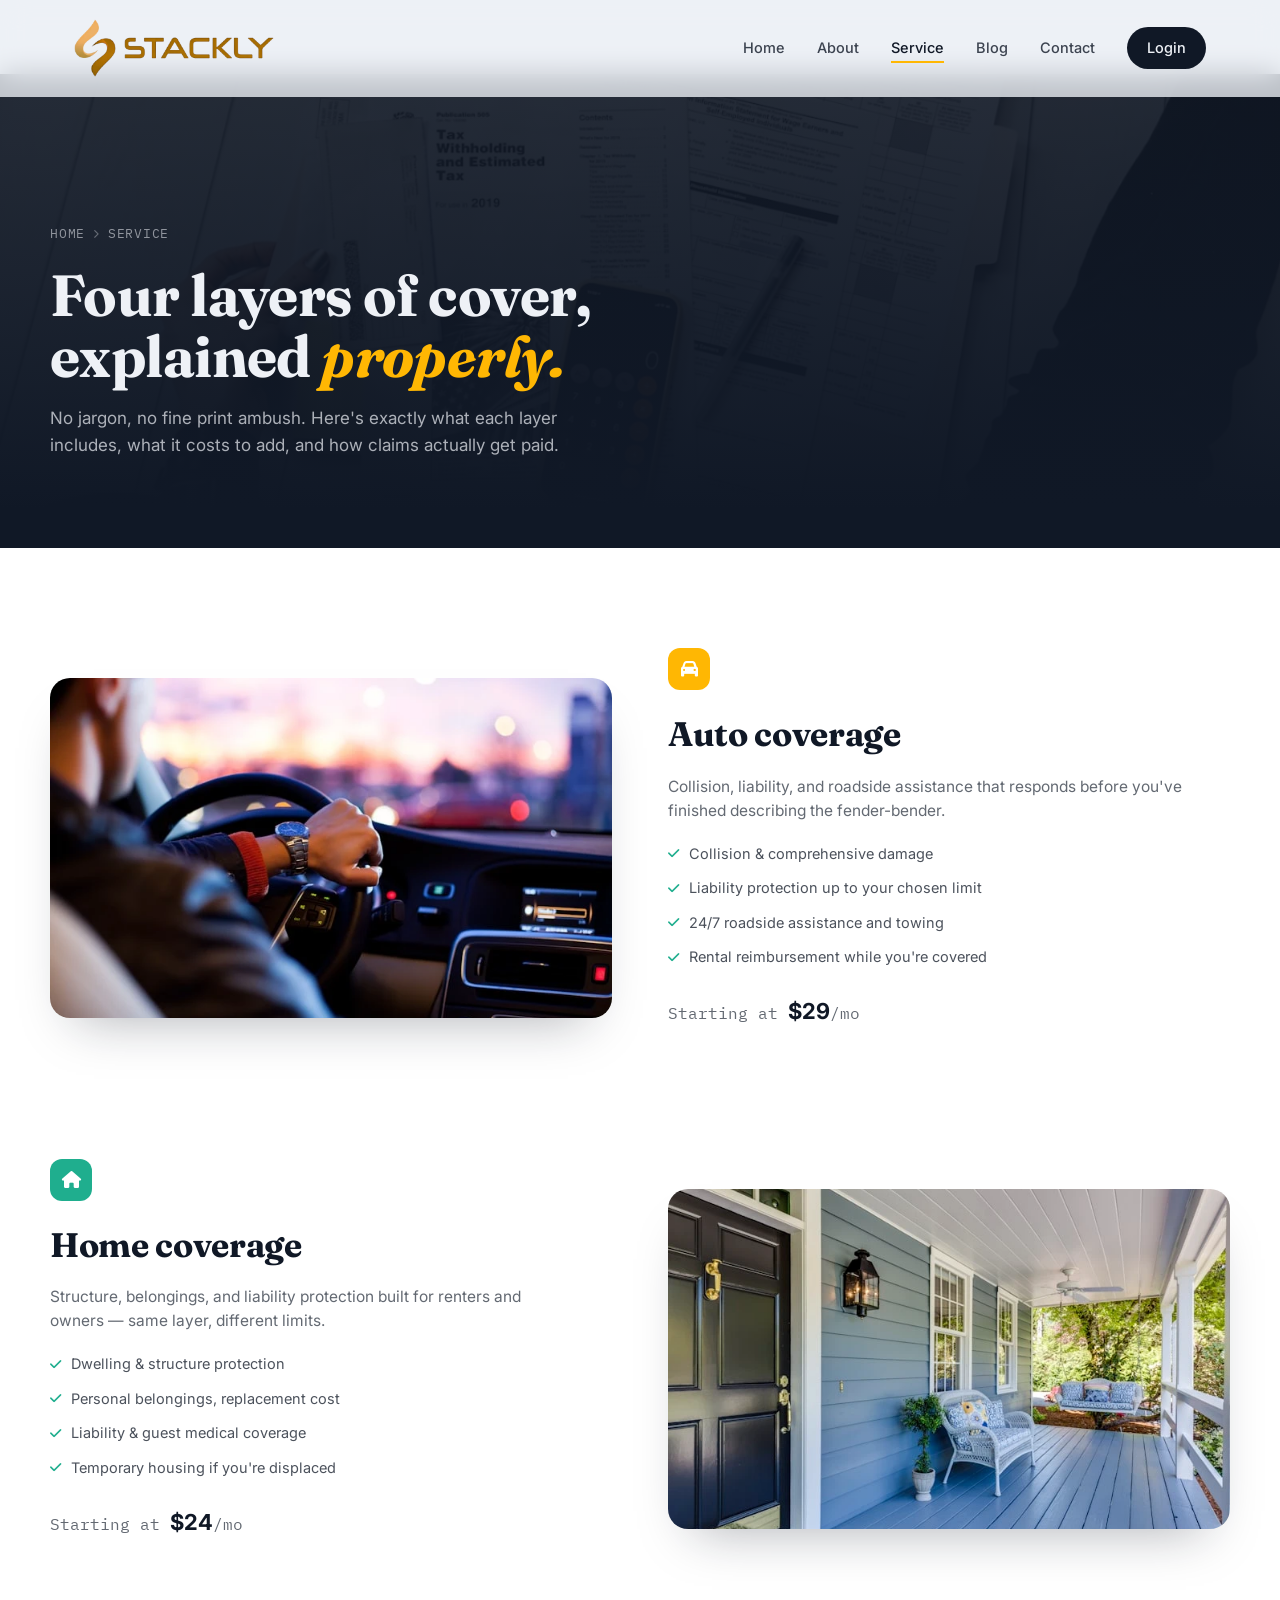
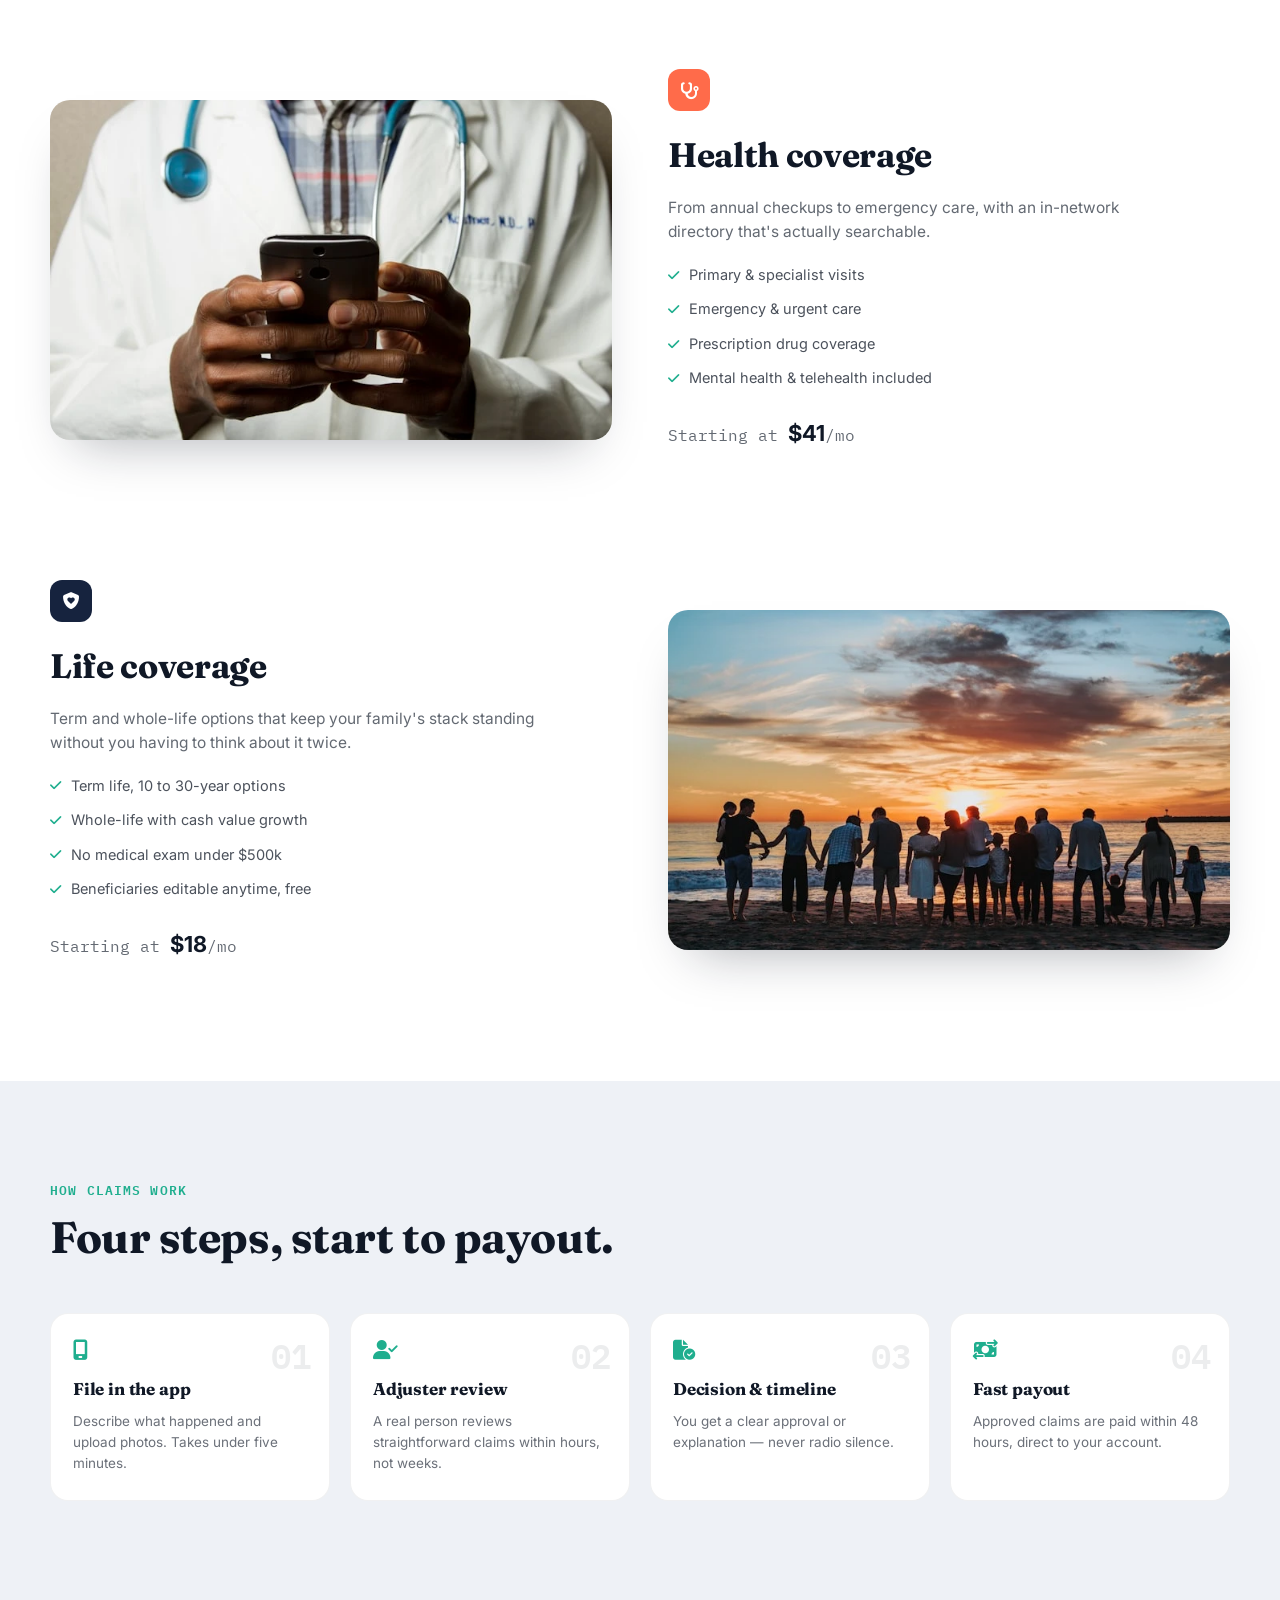
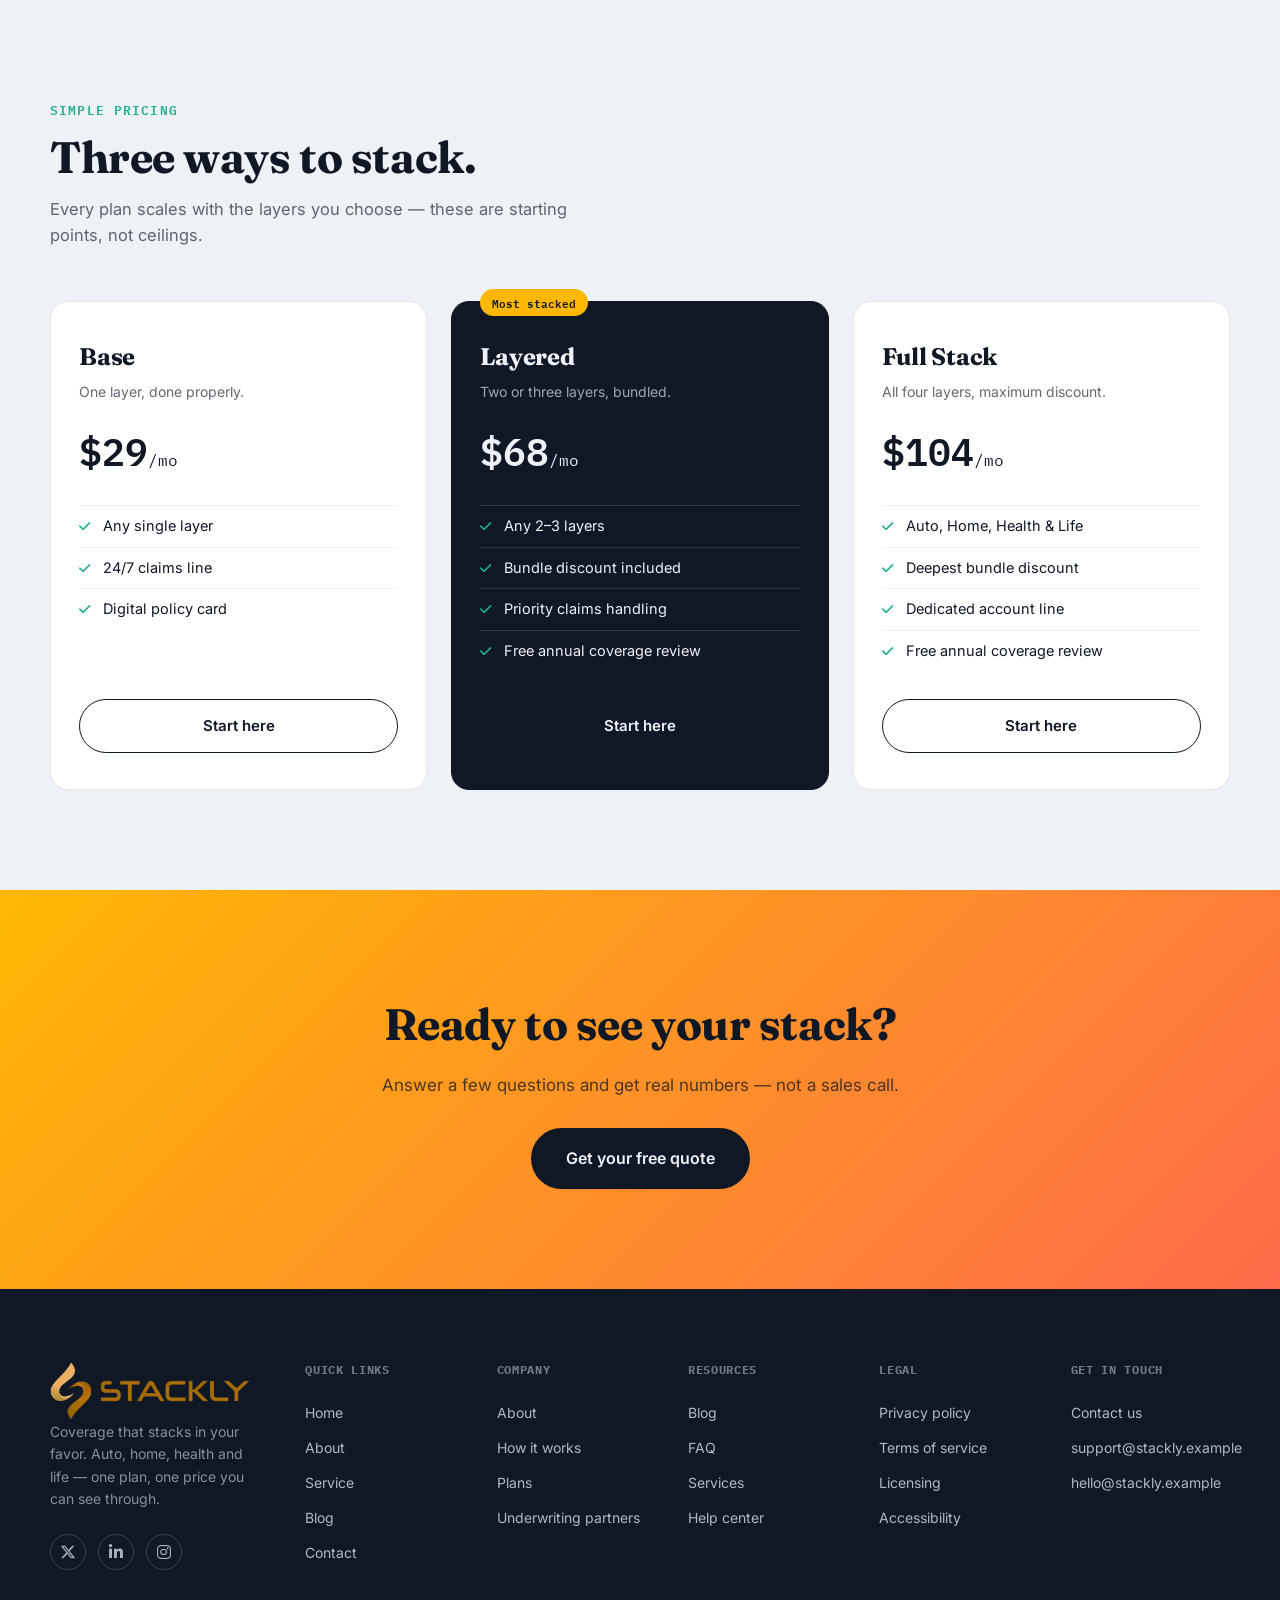
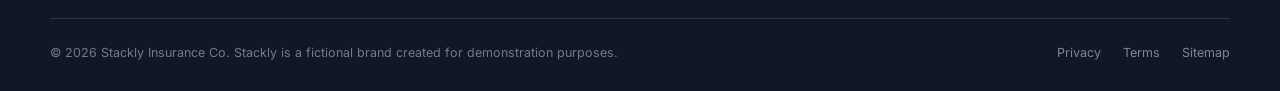
<file: service.html>
<!DOCTYPE html>
<html lang="en">
<head>
<meta charset="UTF-8">
<meta name="viewport" content="width=device-width, initial-scale=1.0">
<title>Service — Stackly</title>
<link rel="preconnect" href="https://fonts.googleapis.com">
<link rel="preconnect" href="https://fonts.gstatic.com" crossorigin>
<link href="https://fonts.googleapis.com/css2?family=Fraunces:ital,opsz,wght@0,9..144,500;0,9..144,600;0,9..144,700;0,9..144,900;1,9..144,500&family=Inter:wght@400;500;600;700&family=IBM+Plex+Mono:wght@500;600&display=swap" rel="stylesheet">
<link rel="stylesheet" href="https://cdnjs.cloudflare.com/ajax/libs/font-awesome/6.5.2/css/all.min.css">
<link rel="stylesheet" href="style.css">
<link rel="stylesheet" href="pages.css">
</head>
<body>

<header class="nav" id="nav">
  <div class="nav__inner">
    <a href="./index.html" class="nav__logo" style="color: #E89A00;">
    
      <img src="./src/logo/Untitled design.webp" alt="">
    </a>
    <nav class="nav__links" id="navLinks">
      <a href="./index.html">Home</a>
      <a href="./about.html">About</a>
      <a href="./service.html" class="is-active">Service</a>
      <a href="./blog.html">Blog</a>
      <a href="./contact.html">Contact</a>
      <a href="./login.html" class="nav__cta">Login</a>
    </nav>
    <button class="nav__burger" id="burger" aria-label="Open menu" aria-expanded="false">
      <span></span><span></span><span></span>
    </button>
  </div>
</header>

<div class="mobile-menu" id="mobileMenu">
  <nav>
    <a href="./index.html">Home</a>
    <a href="./about.html">About</a>
    <a href="./service.html">Service</a>
    <a href="./blog.html">Blog</a>
    <a href="./contact.html">Contact</a>
    <a href="./login.html" class="mobile-menu__cta">Login</a>
  </nav>
</div>

<main id="top">

  <!-- ============ PAGE HERO ============ -->
  <section class="page-hero">
    <div class="page-hero__bg"><img src="./src/service/image-2-compressed.webp" alt=""></div>
    <div class="page-hero__inner">
      <p class="crumb"><a href="./index.html">Home</a><i class="fa-solid fa-chevron-right"></i><span>Service</span></p>
      <h1>Four layers of cover, explained <em>properly.</em></h1>
      <p>No jargon, no fine print ambush. Here's exactly what each layer includes, what it costs to add, and how claims actually get paid.</p>
    </div>
  </section>

  <!-- ============ SERVICE DETAIL ROWS ============ -->
  <section class="service-detail">
    <div class="service-detail__inner">

      <div class="service-row reveal">
        <div class="service-row__photo">
          <img src="./src/service/image-3-compressed.webp" alt="Car driving on a highway">
        </div>
        <div class="service-row__copy">
          <span class="icon-chip" style="background:var(--amber)"><i class="fa-solid fa-car"></i></span>
          <h2>Auto coverage</h2>
          <p>Collision, liability, and roadside assistance that responds before you've finished describing the fender-bender.</p>
          <ul class="service-row__list">
            <li><i class="fa-solid fa-check"></i>Collision &amp; comprehensive damage</li>
            <li><i class="fa-solid fa-check"></i>Liability protection up to your chosen limit</li>
            <li><i class="fa-solid fa-check"></i>24/7 roadside assistance and towing</li>
            <li><i class="fa-solid fa-check"></i>Rental reimbursement while you're covered</li>
          </ul>
          <p class="service-row__price">Starting at <strong>$29</strong>/mo</p>
        </div>
      </div>

      <div class="service-row service-row--rev reveal">
        <div class="service-row__photo">
          <img src="./src/service/image-4-compressed.webp" alt="Modern house exterior">
        </div>
        <div class="service-row__copy">
          <span class="icon-chip" style="background:var(--teal)"><i class="fa-solid fa-house"></i></span>
          <h2>Home coverage</h2>
          <p>Structure, belongings, and liability protection built for renters and owners — same layer, different limits.</p>
          <ul class="service-row__list">
            <li><i class="fa-solid fa-check"></i>Dwelling &amp; structure protection</li>
            <li><i class="fa-solid fa-check"></i>Personal belongings, replacement cost</li>
            <li><i class="fa-solid fa-check"></i>Liability &amp; guest medical coverage</li>
            <li><i class="fa-solid fa-check"></i>Temporary housing if you're displaced</li>
          </ul>
          <p class="service-row__price">Starting at <strong>$24</strong>/mo</p>
        </div>
      </div>

      <div class="service-row reveal">
        <div class="service-row__photo">
          <img src="./src/service/image-5-compressed.webp" alt="Doctor examining a patient">
        </div>
        <div class="service-row__copy">
          <span class="icon-chip" style="background:var(--coral)"><i class="fa-solid fa-stethoscope"></i></span>
          <h2>Health coverage</h2>
          <p>From annual checkups to emergency care, with an in-network directory that's actually searchable.</p>
          <ul class="service-row__list">
            <li><i class="fa-solid fa-check"></i>Primary &amp; specialist visits</li>
            <li><i class="fa-solid fa-check"></i>Emergency &amp; urgent care</li>
            <li><i class="fa-solid fa-check"></i>Prescription drug coverage</li>
            <li><i class="fa-solid fa-check"></i>Mental health &amp; telehealth included</li>
          </ul>
          <p class="service-row__price">Starting at <strong>$41</strong>/mo</p>
        </div>
      </div>

      <div class="service-row service-row--rev reveal">
        <div class="service-row__photo">
          <img src="./src/service/image-6-compressed.webp" alt="Family spending time together outdoors">
        </div>
        <div class="service-row__copy">
          <span class="icon-chip" style="background:var(--ink-2)"><i class="fa-solid fa-shield-heart"></i></span>
          <h2>Life coverage</h2>
          <p>Term and whole-life options that keep your family's stack standing without you having to think about it twice.</p>
          <ul class="service-row__list">
            <li><i class="fa-solid fa-check"></i>Term life, 10 to 30-year options</li>
            <li><i class="fa-solid fa-check"></i>Whole-life with cash value growth</li>
            <li><i class="fa-solid fa-check"></i>No medical exam under $500k</li>
            <li><i class="fa-solid fa-check"></i>Beneficiaries editable anytime, free</li>
          </ul>
          <p class="service-row__price">Starting at <strong>$18</strong>/mo</p>
        </div>
      </div>

    </div>
  </section>

  <!-- ============ PROCESS ============ -->
  <section class="process">
    <div class="section__head reveal">
      <p class="eyebrow">How claims work</p>
      <h2>Four steps, start to payout.</h2>
    </div>
    <div class="process__grid">
      <div class="process__card reveal">
        <span class="process__num">01</span>
        <i class="fa-solid fa-mobile-screen"></i>
        <h3>File in the app</h3>
        <p>Describe what happened and upload photos. Takes under five minutes.</p>
      </div>
      <div class="process__card reveal">
        <span class="process__num">02</span>
        <i class="fa-solid fa-user-check"></i>
        <h3>Adjuster review</h3>
        <p>A real person reviews straightforward claims within hours, not weeks.</p>
      </div>
      <div class="process__card reveal">
        <span class="process__num">03</span>
        <i class="fa-solid fa-file-circle-check"></i>
        <h3>Decision &amp; timeline</h3>
        <p>You get a clear approval or explanation — never radio silence.</p>
      </div>
      <div class="process__card reveal">
        <span class="process__num">04</span>
        <i class="fa-solid fa-money-bill-transfer"></i>
        <h3>Fast payout</h3>
        <p>Approved claims are paid within 48 hours, direct to your account.</p>
      </div>
    </div>
  </section>

  <!-- ============ PLANS (reused pattern) ============ -->
  <section class="plans" id="plans">
    <div class="section__head reveal">
      <p class="eyebrow">Simple pricing</p>
      <h2>Three ways to stack.</h2>
      <p class="section__sub">Every plan scales with the layers you choose — these are starting points, not ceilings.</p>
    </div>
    <div class="plan-grid">
      <div class="plan-card reveal">
        <h3>Base</h3>
        <p class="plan-card__desc">One layer, done properly.</p>
        <p class="plan-card__price"><span>$29</span>/mo</p>
        <ul>
          <li><i class="fa-solid fa-check"></i>Any single layer</li>
          <li><i class="fa-solid fa-check"></i>24/7 claims line</li>
          <li><i class="fa-solid fa-check"></i>Digital policy card</li>
        </ul>
        <a href="./contact.html" class="btn btn--outline">Start here</a>
      </div>
      <div class="plan-card plan-card--featured reveal">
        <span class="plan-card__badge">Most stacked</span>
        <h3>Layered</h3>
        <p class="plan-card__desc">Two or three layers, bundled.</p>
        <p class="plan-card__price"><span>$68</span>/mo</p>
        <ul>
          <li><i class="fa-solid fa-check"></i>Any 2–3 layers</li>
          <li><i class="fa-solid fa-check"></i>Bundle discount included</li>
          <li><i class="fa-solid fa-check"></i>Priority claims handling</li>
          <li><i class="fa-solid fa-check"></i>Free annual coverage review</li>
        </ul>
        <a href="./contact.html" class="btn btn--primary">Start here</a>
      </div>
      <div class="plan-card reveal">
        <h3>Full Stack</h3>
        <p class="plan-card__desc">All four layers, maximum discount.</p>
        <p class="plan-card__price"><span>$104</span>/mo</p>
        <ul>
          <li><i class="fa-solid fa-check"></i>Auto, Home, Health &amp; Life</li>
          <li><i class="fa-solid fa-check"></i>Deepest bundle discount</li>
          <li><i class="fa-solid fa-check"></i>Dedicated account line</li>
          <li><i class="fa-solid fa-check"></i>Free annual coverage review</li>
        </ul>
        <a href="./contact.html" class="btn btn--outline">Start here</a>
      </div>
    </div>
  </section>

  <!-- ============ CTA ============ -->
  <section class="cta">
    <div class="cta__inner reveal">
      <h2>Ready to see your stack?</h2>
      <p>Answer a few questions and get real numbers — not a sales call.</p>
      <a href="./contact.html" class="btn btn--primary btn--lg">Get your free quote</a>
    </div>
  </section>

</main>

<footer class="footer">
  <div class="footer__inner">
    <div class="footer__brand-col">
       <a href="./index.html" class="nav__logo" style="color: #E89A00;">
    
      <img src="./src/logo/Untitled design.webp" alt="">
    </a>
      <p class="footer__tagline">Coverage that stacks in your favor. Auto, home, health and life — one plan, one price you can see through.</p>
      <div class="footer__social">
        <a href="./404.html" aria-label="Stackly on X"><i class="fa-brands fa-x-twitter"></i></a>
        <a href="./404.html" aria-label="Stackly on LinkedIn"><i class="fa-brands fa-linkedin-in"></i></a>
        <a href="./404.html" aria-label="Stackly on Instagram"><i class="fa-brands fa-instagram"></i></a>
      </div>
    </div>

    <div class="footer__cols">
      <div class="footer__col">
        <h4>Quick links</h4>
        <a href="./index.html">Home</a>
        <a href="./about.html">About</a>
        <a href="./service.html">Service</a>
        <a href="./blog.html">Blog</a>
        <a href="./contact.html">Contact</a>
      </div>
      <div class="footer__col">
        <h4>Company</h4>
        <a href="./about.html">About</a>
        <a href="./404.html">How it works</a>
        <a href="./404.html">Plans</a>
        <a href="./404.html">Underwriting partners</a>
      </div>
      <div class="footer__col">
        <h4>Resources</h4>
        <a href="./blog.html">Blog</a>
        <a href="./404.html">FAQ</a>
        <a href="./service.html">Services</a>
        <a href="./contact.html">Help center</a>
      </div>
      <div class="footer__col">
        <h4>Legal</h4>
        <a href="./404.html">Privacy policy</a>
        <a href="./404.html">Terms of service</a>
        <a href="./404.html">Licensing</a>
        <a href="./404.html">Accessibility</a>
      </div>
      <div class="footer__col">
        <h4>Get in touch</h4>
        <a href="./contact.html">Contact us</a>
        <a href="./404.html">support@stackly.example</a>
        <a href="./404.html">hello@stackly.example</a>
      </div>
    </div>
  </div>

  <div class="footer__bottom">
    <p>© 2026 Stackly Insurance Co. Stackly is a fictional brand created for demonstration purposes.</p>
    <div class="footer__bottom-links">
      <a href="./404.html">Privacy</a>
      <a href="./404.html">Terms</a>
      <a href="./404.html">Sitemap</a>
    </div>
  </div>
</footer>

<script src="script.js"></script>
</body>
</html>
</file>
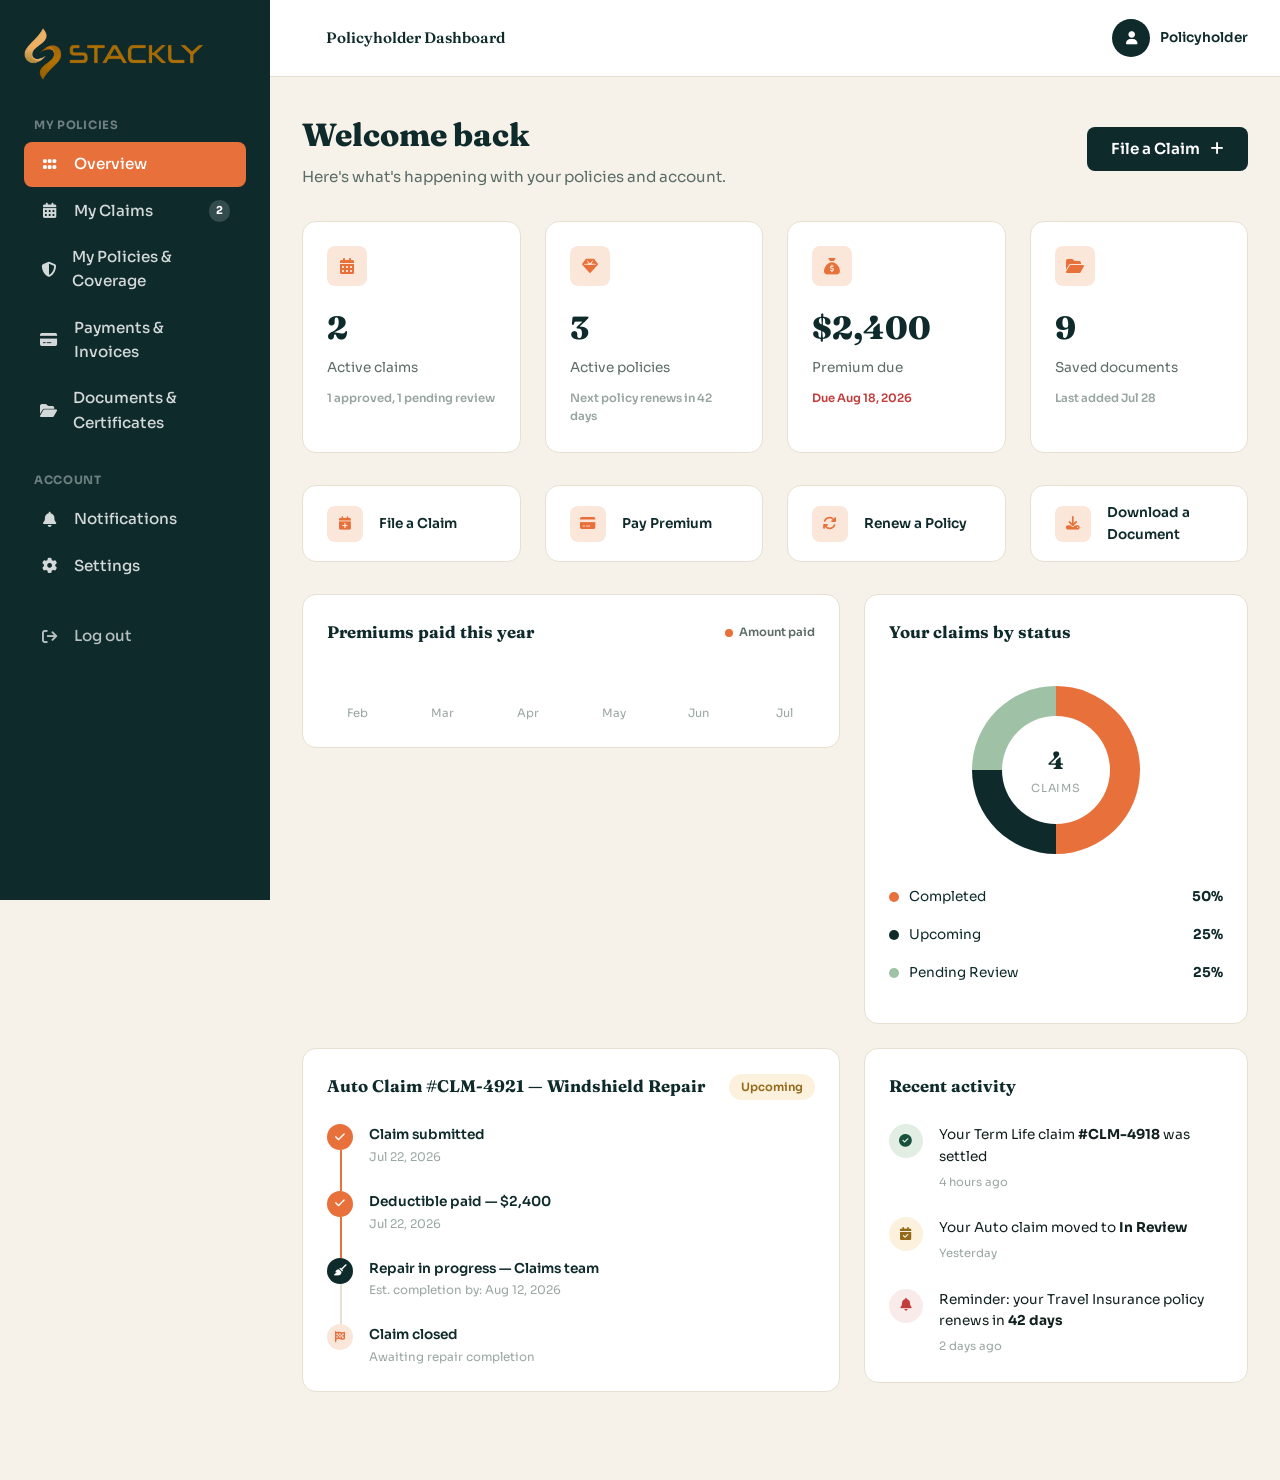
<file: user.html>
<!DOCTYPE html>
<html lang="en">

<head>
    <meta charset="UTF-8" />
    <meta name="viewport" content="width=device-width, initial-scale=1.0" />
    <link rel="stylesheet" href="https://cdnjs.cloudflare.com/ajax/libs/font-awesome/6.7.2/css/all.min.css" />
    <link
        href="https://fonts.googleapis.com/css2?family=Fraunces:ital,opsz,wght@0,9..144,400;0,9..144,500;0,9..144,600;0,9..144,700;0,9..144,800;1,9..144,500&family=Sora:wght@400;500;600;700;800&display=swap"
        rel="stylesheet" />
    <title>My Policies — Trustpoint Insurance</title>
    <style>
        /* =========================================================
   TRUSTPOINT POLICYHOLDER PORTAL — shares design tokens with the admin dashboard
   (insurance brand: ink teal + coral + seafoam)
========================================================= */

        :root {
            --primary: #0E2A2B;
            --primary-dark: #051615;
            --secondary: #E8703A;
            --accent: #9FC2A6;

            --white: #ffffff;
            --text-primary: #12211F;
            --text-secondary: #5C6C68;
            --text-light: #98A6A2;
            --border: #E7E0D2;
            --bg-body: #F6F2E9;
            --bg-section: #FBE7DA;

            --shadow-sm: 0 4px 10px rgba(14, 42, 43, 0.06);
            --shadow-md: 0 12px 30px rgba(14, 42, 43, 0.10);
            --shadow-lg: 0 25px 60px rgba(14, 42, 43, 0.18);

            --radius-sm: 8px;
            --radius-md: 14px;
            --radius-full: 999px;

            --space-xs: 6px;
            --space-sm: 10px;
            --space-md: 16px;
            --space-lg: 24px;
            --space-xl: 32px;
            --space-2xl: 48px;
            --space-3xl: 64px;

            --fs-xs: 0.85rem;
            --fs-sm: 0.95rem;
            --fs-md: 1.05rem;
            --fs-lg: 1.5rem;
            --fs-xl: 2rem;

            --fw-medium: 500;
            --fw-semibold: 600;
            --fw-bold: 700;
            --fw-extrabold: 800;

            --tracking-wide: 0.06em;
            --lh-body: 1.6;

            --font-primary: 'Fraunces', serif;
            --font-secondary: 'Sora', -apple-system, BlinkMacSystemFont, sans-serif;

            --transition: all 0.25s ease;
        }

        * {
            box-sizing: border-box;
            margin: 0;
            padding: 0;
        }

        html {
            scroll-behavior: smooth;
        }

        body {
            font-family: var(--font-secondary);
            color: var(--text-primary);
            line-height: var(--lh-body);
            -webkit-font-smoothing: antialiased;
            background: var(--bg-body);
        }

        img {
            max-width: 100%;
            display: block;
        }

        a {
            text-decoration: none;
            color: inherit;
        }

        ul {
            list-style: none;
        }

        button {
            font-family: inherit;
            cursor: pointer;
            border: none;
            background: none;
        }

        input,
        select,
        textarea {
            font-family: inherit;
        }

        ::-webkit-scrollbar {
            width: 8px;
            height: 8px;
        }

        ::-webkit-scrollbar-thumb {
            background: rgba(232, 112, 58, 0.3);
            border-radius: 8px;
        }

        ::-webkit-scrollbar-track {
            background: transparent;
        }

        /* ========== SHELL ========== */
        .dash-shell {
            display: flex;
            min-height: 100vh;
        }

        /* ========== SIDEBAR ========== */
        .sidebar {
            width: 270px;
            height: 100vh;
            flex-shrink: 0;
            background: var(--primary);
            position: sticky;
            top: 0;
            display: flex;
            flex-direction: column;
            padding: var(--space-lg) var(--space-lg) var(--space-xl);
            z-index: 200;
            transition: var(--transition);
        }

        .sidebar-top {
            display: flex;
            align-items: center;
            justify-content: space-between;
            margin-bottom: var(--space-xl);
        }

        .logo {
            display: flex;
            align-items: center;
            gap: .6em;
            font-family: var(--font-primary);
            font-weight: var(--fw-semibold);
            font-size: 1.3rem;
            color: var(--white);
            width: 180px;
            height: 60px;
        }
        .logo img{
            width: 100%;
            height: 100%;
            object-fit: cover;
        }

        .logo-dot {
            width: 9px;
            height: 9px;
            border-radius: 50%;
            background: var(--secondary);
            box-shadow: 0 0 0 5px rgba(232, 112, 58, .22);
            flex-shrink: 0;
        }

        .sidebar-close {
            display: none;
            background: none;
            border: none;
            color: var(--white);
            font-size: var(--fs-lg);
            cursor: pointer;
        }

        .sidebar-user {
            display: none;
            align-items: center;
            gap: var(--space-md);
            padding: var(--space-md);
            background: rgba(255, 255, 255, .06);
            border-radius: var(--radius-md);
            margin-bottom: var(--space-xl);
        }

        .sidebar-avatar {
            width: 42px;
            height: 42px;
            border-radius: var(--radius-full);
            background: var(--secondary);
            color: var(--white);
            display: flex;
            align-items: center;
            justify-content: center;
            font-family: var(--font-primary);
            font-weight: var(--fw-bold);
            font-size: var(--fs-sm);
            flex-shrink: 0;
        }

        .sidebar-user-name {
            color: var(--white);
            font-family: var(--font-secondary);
            font-weight: var(--fw-semibold);
            font-size: var(--fs-sm);
        }

        .sidebar-user-email {
            color: rgba(255, 255, 255, .55);
            font-size: .78rem;
            font-family: var(--font-secondary);
            overflow: hidden;
            text-overflow: ellipsis;
            white-space: nowrap;
        }

        .sidebar-nav {
            display: flex;
            flex-direction: column;
            gap: 2px;
            overflow-y: auto;
        }

        .nav-label {
            color: rgba(255, 255, 255, .4);
            font-family: var(--font-secondary);
            font-size: .72rem;
            font-weight: var(--fw-bold);
            text-transform: uppercase;
            letter-spacing: var(--tracking-wide);
            margin: var(--space-lg) 0 var(--space-xs) var(--space-sm);
        }

        .nav-label:first-child {
            margin-top: 0;
        }

        .nav-link {
            display: flex;
            align-items: center;
            gap: var(--space-md);
            color: rgba(255, 255, 255, .82);
            font-family: var(--font-secondary);
            font-weight: var(--fw-medium);
            font-size: var(--fs-sm);
            padding: var(--space-sm) var(--space-md);
            border-radius: var(--radius-sm);
            position: relative;
            transition: var(--transition);
        }

        .nav-link i {
            width: 18px;
            text-align: center;
            font-size: .95rem;
        }

        .nav-link:hover {
            background: rgba(255, 255, 255, .08);
            color: var(--white);
        }

        .nav-link.active {
            background: var(--secondary);
            color: var(--white);
        }

        .nav-link .nav-count {
            margin-left: auto;
            background: rgba(255, 255, 255, .16);
            color: var(--white);
            font-size: .68rem;
            font-weight: var(--fw-bold);
            padding: 2px 7px;
            border-radius: var(--radius-full);
        }

        .nav-link.active .nav-count {
            background: rgba(255, 255, 255, .28);
        }

        .nav-link-danger {
            margin-top: var(--space-lg);
            color: rgba(255, 255, 255, .7);
        }

        .nav-link-danger:hover {
            background: rgba(198, 57, 46, .18);
            color: #ffb3ab;
        }

        .sidebar-overlay {
            display: none;
            position: fixed;
            inset: 0;
            background: rgba(14, 42, 43, .5);
            z-index: 190;
        }

        /* ========== MAIN ========== */
        .dash-main {
            flex: 1;
            min-width: 0;
            display: flex;
            flex-direction: column;
        }

        .topbar {
            position: sticky;
            top: 0;
            z-index: 100;
            background: var(--white);
            border-bottom: 1px solid var(--border);
            display: flex;
            align-items: center;
            gap: var(--space-lg);
            padding: var(--space-md) var(--space-xl);
        }

        .menu-toggle {
            display: none;
            background: none;
            border: none;
            color: var(--primary);
            font-size: var(--fs-lg);
            cursor: pointer;
        }

        .topbar-search {
            flex: 1;
            display: flex;
            align-items: center;
            gap: var(--space-sm);
            padding: var(--space-sm) var(--space-lg);
            color: var(--primary);
            font-family: var(--font-primary);
            font-weight: var(--fw-semibold);
            font-size: var(--fs-sm);
        }

        .topbar-actions {
            margin-left: auto;
            display: flex;
            align-items: center;
            gap: var(--space-lg);
        }

        .icon-btn {
            display: flex;
            position: relative;
            width: 40px;
            height: 40px;
            border-radius: var(--radius-full);
            border: 1px solid var(--border);
            background: var(--white);
            color: var(--primary);
            cursor: pointer;
            align-items: center;
            justify-content: center;
            transition: var(--transition);
        }

        .icon-btn:hover {
            background: var(--bg-section);
        }

        .notif-dot {
            position: absolute;
            top: 8px;
            right: 9px;
            width: 7px;
            height: 7px;
            border-radius: 50%;
            background: var(--secondary);
        }

        .topbar-user {
            display: flex;
            align-items: center;
            gap: var(--space-sm);
            cursor: pointer;
        }

        .topbar-avatar {
            width: 38px;
            height: 38px;
            border-radius: var(--radius-full);
            background: var(--primary);
            color: var(--white);
            display: flex;
            align-items: center;
            justify-content: center;
            font-family: var(--font-primary);
            font-weight: var(--fw-bold);
            font-size: .82rem;
        }

        .topbar-user-name {
            font-family: var(--font-secondary);
            font-weight: var(--fw-semibold);
            font-size: var(--fs-xs);
            color: var(--primary);
        }

        .topbar-user-email {
            font-family: var(--font-secondary);
            font-size: .74rem;
            color: var(--text-light);
        }

        .topbar-user>i {
            display: none;
            color: var(--text-light);
            font-size: .75rem;
        }

        /* ========== SECTIONS ========== */
        .dash-section {
            display: none;
            padding: var(--space-xl) var(--space-xl) var(--space-3xl);
            animation: fadeSlideIn .4s ease;
        }

        .dash-section.active {
            display: block;
        }

        @keyframes fadeSlideIn {
            from {
                opacity: 0;
                transform: translateY(12px);
            }

            to {
                opacity: 1;
                transform: translateY(0);
            }
        }

        .section-head {
            display: flex;
            align-items: center;
            justify-content: space-between;
            gap: var(--space-lg);
            flex-wrap: wrap;
            margin-bottom: var(--space-xl);
        }

        .section-head h1 {
            font-family: var(--font-primary);
            font-size: var(--fs-xl);
            color: var(--primary);
            font-weight: var(--fw-extrabold);
        }

        .section-sub {
            font-family: var(--font-secondary);
            color: var(--text-secondary);
            font-size: var(--fs-sm);
            margin-top: 4px;
        }

        .btn-primary {
            display: inline-flex;
            align-items: center;
            gap: var(--space-sm);
            background: var(--primary);
            color: var(--white);
            font-weight: var(--fw-semibold);
            font-size: var(--fs-sm);
            padding: var(--space-sm) var(--space-lg);
            border-radius: var(--radius-sm);
            border: none;
            cursor: pointer;
            transition: var(--transition);
        }

        .btn-primary:hover {
            background: var(--secondary);
            transform: translateY(-2px);
        }

        .btn-ghost {
            display: inline-flex;
            align-items: center;
            gap: var(--space-sm);
            background: var(--white);
            color: var(--primary);
            font-weight: var(--fw-semibold);
            font-size: var(--fs-sm);
            padding: var(--space-sm) var(--space-lg);
            border-radius: var(--radius-sm);
            border: 1px solid var(--border);
            cursor: pointer;
            transition: var(--transition);
        }

        .btn-ghost:hover {
            border-color: var(--secondary);
            color: var(--secondary);
        }

        /* ========== KPI CARDS ========== */
        .kpi-grid {
            display: grid;
            grid-template-columns: repeat(4, 1fr);
            gap: var(--space-lg);
            margin-bottom: var(--space-xl);
        }

        .kpi-grid-3 {
            grid-template-columns: repeat(3, 1fr);
        }

        .kpi-card {
            background: var(--white);
            border: 1px solid var(--border);
            border-radius: var(--radius-md);
            padding: var(--space-lg);
            transition: var(--transition);
            animation: fadeSlideIn .5s ease backwards;
        }

        .kpi-card:nth-child(2) {
            animation-delay: .05s;
        }

        .kpi-card:nth-child(3) {
            animation-delay: .1s;
        }

        .kpi-card:nth-child(4) {
            animation-delay: .15s;
        }

        .kpi-card:hover {
            box-shadow: var(--shadow-md);
            transform: translateY(-4px);
        }

        .kpi-icon {
            width: 40px;
            height: 40px;
            border-radius: var(--radius-sm);
            background: var(--bg-section);
            color: var(--secondary);
            display: flex;
            align-items: center;
            justify-content: center;
            margin-bottom: var(--space-md);
        }

        .kpi-card h3 {
            font-family: var(--font-primary);
            font-size: var(--fs-xl);
            color: var(--primary);
            font-weight: var(--fw-extrabold);
        }

        .kpi-card p {
            font-family: var(--font-secondary);
            color: var(--text-secondary);
            font-size: var(--fs-xs);
            margin-top: 4px;
        }

        .kpi-note {
            display: inline-block;
            margin-top: var(--space-sm);
            font-family: var(--font-secondary);
            font-weight: var(--fw-semibold);
            font-size: .72rem;
            color: var(--text-light);
        }

        .kpi-note-alert {
            color: #c23c3c;
        }

        /* ========== PANEL / TABLE ========== */
        .panel {
            background: var(--white);
            border: 1px solid var(--border);
            border-radius: var(--radius-md);
            padding: var(--space-lg);
            min-width: 0;
            height:auto;
        }

        .panel-head {
            display: flex;
            align-items: center;
            justify-content: space-between;
            gap: var(--space-md);
            flex-wrap: wrap;
            margin-bottom: var(--space-lg);
        }

        .panel-head h2 {
            font-family: var(--font-primary);
            font-size: var(--fs-md);
            color: var(--primary);
            font-weight: var(--fw-bold);
        }

        .link-read {
            font-family: var(--font-secondary);
            color: var(--primary);
            font-weight: var(--fw-semibold);
            font-size: var(--fs-xs);
            display: inline-flex;
            align-items: center;
            gap: 6px;
        }

        .link-read:hover {
            color: var(--secondary);
        }

        .table-wrap {
            overflow-x: auto;
            -webkit-overflow-scrolling: touch;
        }

        table {
            width: 100%;
            border-collapse: collapse;
            font-family: var(--font-secondary);
            font-size: var(--fs-xs);
            min-width: 560px;
        }

        thead th {
            text-align: left;
            color: var(--text-light);
            font-weight: var(--fw-semibold);
            padding: var(--space-sm) var(--space-md);
            border-bottom: 1px solid var(--border);
            white-space: nowrap;
        }

        tbody td {
            padding: var(--space-md);
            color: var(--text-primary);
            border-bottom: 1px solid var(--border);
        }

        tbody tr:last-child td {
            border-bottom: none;
        }

        tbody tr {
            transition: var(--transition);
        }

        tbody tr:hover {
            background: var(--bg-body);
        }

        .status {
            display: inline-block;
            padding: 4px 12px;
            border-radius: var(--radius-full);
            font-weight: var(--fw-semibold);
            font-size: .72rem;
            white-space: nowrap;
        }

        .status-transit {
            background: rgba(232, 176, 61, .18);
            color: #93691a;
        }

        .status-delivered {
            background: rgba(159, 194, 166, .3);
            color: #17513c;
        }

        .status-pending {
            background: rgba(198, 57, 46, .1);
            color: #c23c3c;
        }

        /* ========== CONTENT GRID ========== */
        .content-grid {
            display: grid;
            width: 100%;
            grid-template-columns: 1.4fr 1fr;
            gap: var(--space-lg);
            align-items: start;
            margin-bottom: var(--space-lg);
        }

        /* ========== QUICK ACTIONS ========== */
        .quick-actions {
            display: grid;
            grid-template-columns: repeat(4, 1fr);
            gap: var(--space-lg);
            margin-bottom: var(--space-xl);
        }

        .quick-action {
            display: flex;
            align-items: center;
            gap: var(--space-md);
            background: var(--white);
            border: 1px solid var(--border);
            border-radius: var(--radius-md);
            padding: var(--space-md) var(--space-lg);
            color: var(--primary);
            font-family: var(--font-secondary);
            font-weight: var(--fw-semibold);
            font-size: var(--fs-xs);
            transition: var(--transition);
        }

        .quick-action:hover {
            border-color: var(--secondary);
            box-shadow: var(--shadow-sm);
            transform: translateY(-3px);
        }

        .quick-action-icon {
            width: 36px;
            height: 36px;
            border-radius: var(--radius-sm);
            background: var(--bg-section);
            color: var(--secondary);
            display: flex;
            align-items: center;
            justify-content: center;
            flex-shrink: 0;
        }

        /* ========== ACTIVITY FEED ========== */
        .activity-feed {
            display: flex;
            flex-direction: column;
            gap: var(--space-lg);
        }

        .activity-item {
            display: flex;
            gap: var(--space-md);
            align-items: flex-start;
        }

        .activity-item p {
            font-family: var(--font-secondary);
            font-size: var(--fs-xs);
            color: var(--text-primary);
            line-height: var(--lh-body);
        }

        .activity-time {
            font-size: .72rem;
            color: var(--text-light);
            font-family: var(--font-secondary);
        }

        .activity-icon {
            width: 34px;
            height: 34px;
            border-radius: 50%;
            display: flex;
            align-items: center;
            justify-content: center;
            flex-shrink: 0;
            font-size: .8rem;
        }

        .activity-icon-transit {
            background: rgba(232, 176, 61, .18);
            color: #93691a;
        }

        .activity-icon-delivered {
            background: rgba(159, 194, 166, .3);
            color: #17513c;
        }

        .activity-icon-pending {
            background: rgba(198, 57, 46, .1);
            color: #c23c3c;
        }

        /* ========== OVERVIEW CHARTS ========== */
        .chart-legend-inline {
            display: inline-flex;
            align-items: center;
            gap: 6px;
            font-family: var(--font-secondary);
            font-weight: var(--fw-semibold);
            font-size: .72rem;
            color: var(--text-secondary);
        }

        .dot-swatch {
            width: 8px;
            height: 8px;
            border-radius: 50%;
            background: var(--c);
            flex-shrink: 0;
        }

        .bar-chart {
            display: flex;
            align-items: flex-end;
            gap: var(--space-lg);
            height: 80%;
            padding-top: var(--space-lg);
        }

        .bar-col {
            flex: 1;
            display: flex;
            flex-direction: column;
            align-items: center;
            height: 100%;
            justify-content: flex-end;
            gap: var(--space-sm);
        }

        .bar {
            width: 100%;
            max-width: 34px;
            height: var(--h, 40%);
            background: var(--bg-section);
            border-radius: 6px 6px 0 0;
            transition: var(--transition);
            animation: growUp .6s ease backwards;
        }

        .bar-current {
            background: var(--secondary);
        }

        .bar-col label {
            font-family: var(--font-secondary);
            font-size: .72rem;
            color: var(--text-light);
        }

        @keyframes growUp {
            from {
                transform: scaleY(0);
                transform-origin: bottom;
            }

            to {
                transform: scaleY(1);
                transform-origin: bottom;
            }
        }

        .legend-list {
            list-style: none;
            display: flex;
            flex-direction: column;
            gap: var(--space-md);
            margin-bottom: var(--space-lg);
            font-family: var(--font-secondary);
            font-size: var(--fs-xs);
            color: var(--primary);
        }

        .legend-list li {
            display: flex;
            align-items: center;
            gap: var(--space-sm);
        }

        .legend-list li strong {
            margin-left: auto;
        }

        .legend-dot {
            width: 10px;
            height: 10px;
            border-radius: 50%;
            background: var(--c);
            flex-shrink: 0;
        }

        .donut-wrap {
            display: flex;
            align-items: center;
            gap: var(--space-xl);
            flex-wrap: wrap;
            justify-content: center;
            padding: var(--space-md) 0;
        }

        .donut-chart {
            --p1: 60;
            --p2: 20;
            --p3: 20;
            position: relative;
            width: 168px;
            height: 168px;
            border-radius: 50%;
            flex-shrink: 0;
            background: conic-gradient(var(--secondary) 0% calc(var(--p1) * 1%),
                    var(--primary) calc(var(--p1) * 1%) calc((var(--p1) + var(--p2)) * 1%),
                    var(--accent) calc((var(--p1) + var(--p2)) * 1%) 100%);
            display: flex;
            align-items: center;
            justify-content: center;
            animation: donutIn .7s ease backwards;
        }

        @keyframes donutIn {
            from {
                opacity: 0;
                transform: scale(.85) rotate(-30deg);
            }

            to {
                opacity: 1;
                transform: scale(1) rotate(0);
            }
        }

        .donut-center {
            width: 108px;
            height: 108px;
            border-radius: 50%;
            background: var(--white);
            display: flex;
            flex-direction: column;
            align-items: center;
            justify-content: center;
            text-align: center;
        }

        .donut-center strong {
            font-family: var(--font-primary);
            font-size: var(--fs-lg);
            color: var(--primary);
            font-weight: var(--fw-extrabold);
        }

        .donut-center span {
            font-family: var(--font-secondary);
            font-size: .7rem;
            color: var(--text-light);
            text-transform: uppercase;
            letter-spacing: var(--tracking-wide);
        }

        .donut-legend {
            margin-bottom: 0;
            min-width: 140px;
            flex: 1;
        }

        /* ========== PROGRESS TRACKER (guest-specific) ========== */
        .tracker {
            display: flex;
            flex-direction: column;
            gap: 0;
            margin-top: var(--space-sm);
        }

        .tracker-step {
            display: flex;
            gap: var(--space-md);
            position: relative;
            padding-bottom: var(--space-lg);
        }

        .tracker-step:last-child {
            padding-bottom: 0;
        }

        .tracker-dot {
            width: 26px;
            height: 26px;
            border-radius: 50%;
            background: var(--bg-section);
            color: var(--secondary);
            display: flex;
            align-items: center;
            justify-content: center;
            font-size: .7rem;
            flex-shrink: 0;
            z-index: 1;
        }

        .tracker-step.done .tracker-dot {
            background: var(--secondary);
            color: var(--white);
        }

        .tracker-step.active .tracker-dot {
            background: var(--primary);
            color: var(--white);
        }

        .tracker-step:not(:last-child)::before {
            content: "";
            position: absolute;
            left: 13px;
            top: 26px;
            bottom: 0;
            width: 2px;
            background: var(--border);
        }

        .tracker-step.done:not(:last-child)::before {
            background: var(--secondary);
        }

        .tracker-title {
            font-family: var(--font-secondary);
            font-weight: var(--fw-semibold);
            font-size: var(--fs-xs);
            color: var(--primary);
        }

        .tracker-sub {
            font-family: var(--font-secondary);
            font-size: .74rem;
            color: var(--text-light);
            margin-top: 2px;
        }

        /* ========== FILTER TABS ========== */
        .filter-tabs {
            display: flex;
            gap: var(--space-sm);
            flex-wrap: wrap;
            margin-bottom: var(--space-lg);
            overflow-x: auto;
            padding-bottom: 2px;
        }

        .filter-tab {
            background: var(--white);
            border: 1px solid var(--border);
            color: var(--text-secondary);
            font-family: var(--font-secondary);
            font-weight: var(--fw-semibold);
            font-size: var(--fs-xs);
            padding: var(--space-xs) var(--space-lg);
            border-radius: var(--radius-full);
            cursor: pointer;
            transition: var(--transition);
            white-space: nowrap;
            flex-shrink: 0;
        }

        .filter-tab:hover {
            border-color: var(--secondary);
            color: var(--secondary);
        }

        .filter-tab.active {
            background: var(--primary);
            border-color: var(--primary);
            color: var(--white);
        }

        /* ========== PAYMENT METHOD CARD ========== */
        .pay-method {
            display: flex;
            align-items: center;
            gap: var(--space-md);
            border: 1px solid var(--border);
            border-radius: var(--radius-md);
            padding: var(--space-md) var(--space-lg);
            margin-bottom: var(--space-md);
        }

        .pay-method-icon {
            width: 40px;
            height: 40px;
            border-radius: var(--radius-sm);
            background: var(--bg-section);
            color: var(--secondary);
            display: flex;
            align-items: center;
            justify-content: center;
            flex-shrink: 0;
        }

        .pay-method-name {
            font-family: var(--font-secondary);
            font-weight: var(--fw-semibold);
            font-size: var(--fs-xs);
            color: var(--primary);
        }

        .pay-method-sub {
            font-family: var(--font-secondary);
            font-size: .74rem;
            color: var(--text-light);
        }

        .pay-method-default {
            margin-left: auto;
            font-size: .68rem;
            font-weight: var(--fw-bold);
            color: var(--secondary);
            background: var(--bg-section);
            padding: 3px 10px;
            border-radius: var(--radius-full);
        }

        /* ========== DOCUMENT CARDS ========== */
        .doc-grid {
            display: grid;
            grid-template-columns: repeat(3, 1fr);
            gap: var(--space-lg);
        }

        .doc-card {
            background: var(--white);
            border: 1px solid var(--border);
            border-radius: var(--radius-md);
            padding: var(--space-lg);
            transition: var(--transition);
        }

        .doc-card:hover {
            box-shadow: var(--shadow-md);
            transform: translateY(-4px);
        }

        .doc-icon {
            width: 40px;
            height: 40px;
            border-radius: var(--radius-sm);
            background: var(--bg-section);
            color: var(--secondary);
            display: flex;
            align-items: center;
            justify-content: center;
            margin-bottom: var(--space-md);
        }

        .doc-card h3 {
            font-family: var(--font-primary);
            font-size: var(--fs-sm);
            color: var(--primary);
            font-weight: var(--fw-bold);
        }

        .doc-card p {
            font-family: var(--font-secondary);
            color: var(--text-secondary);
            font-size: var(--fs-xs);
            margin: 4px 0 var(--space-md);
        }

        /* ========== SETTINGS FORM ========== */
        .form-grid {
            display: grid;
            grid-template-columns: 1fr 1fr;
            gap: var(--space-lg);
            margin-bottom: var(--space-xl);
        }

        .settings-form .field {
            display: flex;
            flex-direction: column;
            gap: var(--space-xs);
        }

        .settings-form label {
            font-family: var(--font-secondary);
            font-weight: var(--fw-semibold);
            font-size: var(--fs-xs);
            color: var(--primary);
        }

        .settings-form input {
            padding: var(--space-sm) var(--space-md);
            border: 1px solid var(--border);
            border-radius: var(--radius-sm);
            background: var(--bg-body);
            font-family: var(--font-secondary);
            font-size: var(--fs-sm);
            color: var(--primary);
            width: 100%;
        }

        .settings-form input:focus {
            outline: 2px solid var(--secondary);
            background: var(--white);
        }

        .settings-form input:disabled {
            color: var(--text-light);
            cursor: not-allowed;
        }

        .toggle-row {
            display: flex;
            align-items: center;
            justify-content: space-between;
            gap: var(--space-lg);
            padding: var(--space-md) 0;
            border-bottom: 1px solid var(--border);
        }

        .toggle-row:last-child {
            border-bottom: none;
        }

        .toggle-title {
            font-family: var(--font-secondary);
            font-weight: var(--fw-semibold);
            font-size: var(--fs-xs);
            color: var(--primary);
        }

        .toggle-sub {
            font-family: var(--font-secondary);
            font-size: .74rem;
            color: var(--text-light);
            margin-top: 2px;
        }

        .switch {
            position: relative;
            display: inline-block;
            width: 42px;
            height: 24px;
            flex-shrink: 0;
        }

        .switch input {
            opacity: 0;
            width: 0;
            height: 0;
        }

        .slider {
            position: absolute;
            inset: 0;
            background: var(--border);
            border-radius: var(--radius-full);
            cursor: pointer;
            transition: var(--transition);
        }

        .slider::before {
            content: "";
            position: absolute;
            width: 18px;
            height: 18px;
            left: 3px;
            top: 3px;
            background: var(--white);
            border-radius: 50%;
            transition: var(--transition);
        }

        .switch input:checked+.slider {
            background: var(--secondary);
        }

        .switch input:checked+.slider::before {
            transform: translateX(18px);
        }

        /* ========== NEW CLAIM FORM ========== */
        .request-type-grid {
            display: grid;
            grid-template-columns: repeat(3, 1fr);
            gap: var(--space-md);
            margin-bottom: var(--space-lg);
        }

        .request-type {
            border: 1px solid var(--border);
            border-radius: var(--radius-md);
            padding: var(--space-md);
            cursor: pointer;
            transition: var(--transition);
            text-align: left;
            display: flex;
            flex-direction: column;
            gap: var(--space-sm);
        }

        .request-type:hover {
            border-color: var(--secondary);
        }

        .request-type.selected {
            border-color: var(--secondary);
            background: var(--bg-section);
        }

        .request-type i {
            color: var(--secondary);
            font-size: 1.1rem;
        }

        .request-type span {
            font-family: var(--font-secondary);
            font-weight: var(--fw-semibold);
            font-size: var(--fs-xs);
            color: var(--primary);
        }

        .settings-form textarea {
            padding: var(--space-sm) var(--space-md);
            border: 1px solid var(--border);
            border-radius: var(--radius-sm);
            background: var(--bg-body);
            font-family: var(--font-secondary);
            font-size: var(--fs-sm);
            color: var(--primary);
            width: 100%;
            min-height: 110px;
            resize: vertical;
        }

        .settings-form textarea:focus {
            outline: 2px solid var(--secondary);
            background: var(--white);
        }

        /* ========== EMPTY STATE ========== */
        .empty-state {
            text-align: center;
            padding: var(--space-3xl) var(--space-lg);
        }

        .empty-state i {
            font-size: 2rem;
            color: var(--border);
            margin-bottom: var(--space-md);
        }

        .empty-state p {
            font-family: var(--font-secondary);
            color: var(--text-secondary);
            margin-bottom: var(--space-lg);
        }

        /* ========================================================= */
        /* RESPONSIVE */
        /* ========================================================= */
        @media (max-width: 1200px) {
            .sidebar {
                width: 232px;
            }
        }

        @media (max-width: 1024px) {
            .kpi-grid {
                grid-template-columns: repeat(2, 1fr);
            }

            .content-grid {
                grid-template-columns: 1fr;
            }

            .quick-actions {
                grid-template-columns: repeat(2, 1fr);
            }

            .kpi-grid-3 {
                grid-template-columns: 1fr 1fr;
            }

            .form-grid {
                grid-template-columns: 1fr;
            }

            .doc-grid {
                grid-template-columns: repeat(2, 1fr);
            }

            .request-type-grid {
                grid-template-columns: repeat(2, 1fr);
            }

            .donut-wrap {
                justify-content: flex-start;
            }
        }

        @media (max-width: 900px) {
            .sidebar {
                position: fixed;
                left: 0;
                top: 0;
                height: 100vh;
                width: min(280px, 82vw);
                transform: translateX(-100%);
                box-shadow: var(--shadow-lg);
            }

            .sidebar.open {
                transform: translateX(0);
            }

            .sidebar-close {
                display: block;
            }

            .sidebar-overlay.show {
                display: block;
            }

            .menu-toggle {
                display: flex;
                align-items: center;
                justify-content: center;
            }

            .topbar-search {
                display: none;
            }

            .topbar {
                gap: var(--space-md);
            }
        }

        @media (max-width: 640px) {
            .kpi-grid {
                grid-template-columns: 1fr 1fr;
                gap: var(--space-md);
            }

            .kpi-card {
                padding: var(--space-md);
            }

            .kpi-card h3 {
                font-size: var(--fs-lg);
            }

            .kpi-grid-3 {
                grid-template-columns: 1fr;
            }

            .section-head {
                flex-direction: column;
                align-items: flex-start;
            }

            .section-head .btn-primary {
                width: 100%;
                justify-content: center;
            }

            .topbar {
                padding: var(--space-md);
            }

            .dash-section {
                padding: var(--space-lg) var(--space-md) var(--space-2xl);
            }

            .quick-actions {
                grid-template-columns: 1fr 1fr;
                gap: var(--space-sm);
            }

            .quick-action {
                padding: var(--space-sm) var(--space-md);
                font-size: .72rem;
            }

            .quick-action-icon {
                width: 30px;
                height: 30px;
            }

            .panel {
                padding: var(--space-md);
            }

            .panel-head {
                margin-bottom: var(--space-md);
            }

            .doc-grid {
                grid-template-columns: 1fr;
            }

            .request-type-grid {
                grid-template-columns: 1fr;
            }

            .topbar-user>i {
                display: none;
            }

            .icon-btn {
                width: 36px;
                height: 36px;
            }

            .bar-chart {
                height: 160px;
                gap: var(--space-sm);
            }

            .donut-wrap {
                flex-direction: column;
                align-items: center;
                text-align: center;
                gap: var(--space-lg);
            }

            .donut-chart {
                width: 140px;
                height: 140px;
            }

            .donut-center {
                width: 92px;
                height: 92px;
            }

            .donut-legend {
                width: 100%;
            }
        }

        @media (max-width: 400px) {
            .kpi-grid {
                grid-template-columns: 1fr;
            }

            .quick-actions {
                grid-template-columns: 1fr;
            }

            .panel-head {
                flex-direction: column;
                align-items: flex-start;
                gap: var(--space-sm);
            }
        }

        @media (prefers-reduced-motion: reduce) {
            * {
                animation-duration: 0.001ms !important;
                animation-iteration-count: 1 !important;
                transition-duration: 0.001ms !important;
            }
        }
    </style>
</head>

<body>

    <div class="dash-shell">

        <!-- ============ SIDEBAR ============ -->
        <aside class="sidebar" id="sidebar">
            <div class="sidebar-top">
    <a href="index.html" class="logo"><img src="./src/logo/Untitled design.webp" alt=""></a>
                <button class="sidebar-close" id="sidebarClose" aria-label="Close menu"><i
                        class="fa-solid fa-xmark"></i></button>
            </div>

            <div class="sidebar-user">
                <div class="sidebar-avatar">PN</div>
                <div>
                    <p class="sidebar-user-name">Priya Nandakumar</p>
                    <p class="sidebar-user-email">priya@policyholder.trustpoint.insure</p>
                </div>
            </div>

            <nav class="sidebar-nav">
                <p class="nav-label">My Policies</p>
                <a href="#overview" class="nav-link active" data-section="overview">
                    <i class="fa-solid fa-grip"></i> Overview
                </a>
                <a href="#requests" class="nav-link" data-section="requests">
                    <i class="fa-solid fa-calendar-days"></i> My Claims <span class="nav-count">2</span>
                </a>
                <a href="#permits" class="nav-link" data-section="permits">
                    <i class="fa-solid fa-shield-halved"></i> My Policies &amp; Coverage
                </a>
                <a href="#payments" class="nav-link" data-section="payments">
                    <i class="fa-solid fa-credit-card"></i> Payments &amp; Invoices
                </a>
                <a href="#documents" class="nav-link" data-section="documents">
                    <i class="fa-solid fa-folder-open"></i> Documents &amp; Certificates
                </a>

                <p class="nav-label">Account</p>
                <a href="#notifications" class="nav-link" data-section="notifications">
                    <i class="fa-solid fa-bell"></i> Notifications
                </a>
                <a href="#settings" class="nav-link" data-section="settings">
                    <i class="fa-solid fa-gear"></i> Settings
                </a>
                <a href="./login.html" class="nav-link nav-link-danger">
                    <i class="fa-solid fa-arrow-right-from-bracket"></i> Log out
                </a>
            </nav>
        </aside>

        <div class="sidebar-overlay" id="sidebarOverlay"></div>

        <!-- ============ MAIN ============ -->
        <div class="dash-main">

            <header class="topbar">
                <button class="menu-toggle" id="menuToggle" aria-label="Open menu">
                    <i class="fa-solid fa-bars"></i>
                </button>

                <div class="topbar-search">
                    Policyholder Dashboard
                </div>

                <div class="topbar-actions">
                   
                    <div class="topbar-user">
                        <div class="topbar-avatar"><i class="fa-solid fa-user"></i></div>
                        <div class="topbar-user-text">
                            <p class="topbar-user-name">Policyholder</p>
                            <p class="topbar-user-email"><span id="dashboardEmail"></span></p>
                        </div>
                        <i class="fa-solid fa-chevron-down"></i>
                    </div>
                </div>
            </header>

            <!-- ============ OVERVIEW ============ -->
            <section class="dash-section active" id="overview">
                <div class="section-head">
                    <div>
                        <h1>Welcome back</h1>
                        <p class="section-sub">Here's what's happening with your policies and account.</p>
                    </div>
                    <a href="#requests" class="btn-primary" data-goto="requests">File a Claim <i
                            class="fa-solid fa-plus"></i></a>
                </div>

                <div class="kpi-grid">
                    <div class="kpi-card">
                        <span class="kpi-icon"><i class="fa-solid fa-calendar-days"></i></span>
                        <h3>2</h3>
                        <p>Active claims</p>
                        <span class="kpi-note">1 approved, 1 pending review</span>
                    </div>
                    <div class="kpi-card">
                        <span class="kpi-icon"><i class="fa-solid fa-gem"></i></span>
                        <h3>3</h3>
                        <p>Active policies</p>
                        <span class="kpi-note">Next policy renews in 42 days</span>
                    </div>
                    <div class="kpi-card">
                        <span class="kpi-icon"><i class="fa-solid fa-sack-dollar"></i></span>
                        <h3>$2,400</h3>
                        <p>Premium due</p>
                        <span class="kpi-note kpi-note-alert">Due Aug 18, 2026</span>
                    </div>
                    <div class="kpi-card">
                        <span class="kpi-icon"><i class="fa-solid fa-folder-open"></i></span>
                        <h3>9</h3>
                        <p>Saved documents</p>
                        <span class="kpi-note">Last added Jul 28</span>
                    </div>
                </div>

                <div class="quick-actions">
                    <a href="#requests" class="quick-action" data-goto="requests">
                        <span class="quick-action-icon"><i class="fa-solid fa-calendar-plus"></i></span>
                        File a Claim
                    </a>
                    <a href="#payments" class="quick-action" data-goto="payments">
                        <span class="quick-action-icon"><i class="fa-solid fa-credit-card"></i></span>
                        Pay Premium
                    </a>
                    <a href="#permits" class="quick-action" data-goto="permits">
                        <span class="quick-action-icon"><i class="fa-solid fa-arrows-rotate"></i></span>
                        Renew a Policy
                    </a>
                    <a href="#documents" class="quick-action" data-goto="documents">
                        <span class="quick-action-icon"><i class="fa-solid fa-download"></i></span>
                        Download a Document
                    </a>
                </div>

                <!-- ===== Overview charts row ===== -->
                <div class="content-grid">
                    <div class="panel">
                        <div class="panel-head">
                            <h2>Premiums paid this year</h2>
                            <span class="chart-legend-inline"><span class="dot-swatch"
                                    style="--c:var(--secondary)"></span>Amount paid</span>
                        </div>
                        <div class="bar-chart">
                            <div class="bar-col"><span class="bar" style="--h:22%"></span><label>Feb</label></div>
                            <div class="bar-col"><span class="bar" style="--h:12%"></span><label>Mar</label></div>
                            <div class="bar-col"><span class="bar" style="--h:38%"></span><label>Apr</label></div>
                            <div class="bar-col"><span class="bar" style="--h:16%"></span><label>May</label></div>
                            <div class="bar-col"><span class="bar" style="--h:28%"></span><label>Jun</label></div>
                            <div class="bar-col"><span class="bar bar-current" style="--h:82%"></span><label>Jul</label>
                            </div>
                        </div>
                    </div>

                    <div class="panel">
                        <div class="panel-head">
                            <h2>Your claims by status</h2>
                        </div>
                        <div class="donut-wrap">
                            <div class="donut-chart" style="--p1:50; --p2:25; --p3:25;">
                                <div class="donut-center">
                                    <strong>4</strong>
                                    <span>claims</span>
                                </div>
                            </div>
                            <ul class="legend-list donut-legend">
                                <li><span class="legend-dot" style="--c:var(--secondary)"></span> Completed
                                    <strong>50%</strong></li>
                                <li><span class="legend-dot" style="--c:var(--primary)"></span> Upcoming
                                    <strong>25%</strong></li>
                                <li><span class="legend-dot" style="--c:var(--accent)"></span> Pending Review
                                    <strong>25%</strong></li>
                            </ul>
                        </div>
                    </div>
                </div>

                <div class="content-grid">
                    <div class="panel">
                        <div class="panel-head">
                            <h2>Auto Claim #CLM-4921 — Windshield Repair</h2>
                            <span class="status status-transit">Upcoming</span>
                        </div>
                        <div class="tracker">
                            <div class="tracker-step done">
                                <span class="tracker-dot"><i class="fa-solid fa-check"></i></span>
                                <div>
                                    <p class="tracker-title">Claim submitted</p>
                                    <p class="tracker-sub">Jul 22, 2026</p>
                                </div>
                            </div>
                            <div class="tracker-step done">
                                <span class="tracker-dot"><i class="fa-solid fa-check"></i></span>
                                <div>
                                    <p class="tracker-title">Deductible paid — $2,400</p>
                                    <p class="tracker-sub">Jul 22, 2026</p>
                                </div>
                            </div>
                            <div class="tracker-step active">
                                <span class="tracker-dot"><i class="fa-solid fa-broom"></i></span>
                                <div>
                                    <p class="tracker-title">Repair in progress — Claims team</p>
                                    <p class="tracker-sub">Est. completion by: Aug 12, 2026</p>
                                </div>
                            </div>
                            <div class="tracker-step">
                                <span class="tracker-dot"><i class="fa-solid fa-flag-checkered"></i></span>
                                <div>
                                    <p class="tracker-title">Claim closed</p>
                                    <p class="tracker-sub">Awaiting repair completion</p>
                                </div>
                            </div>
                        </div>
                    </div>

                    <div class="panel">
                        <div class="panel-head">
                            <h2>Recent activity</h2>
                        </div>
                        <ul class="activity-feed">
                            <li class="activity-item">
                                <span class="activity-icon activity-icon-delivered"><i
                                        class="fa-solid fa-circle-check"></i></span>
                                <div>
                                    <p>Your Term Life claim <strong>#CLM-4918</strong> was settled</p>
                                    <span class="activity-time">4 hours ago</span>
                                </div>
                            </li>
                            <li class="activity-item">
                                <span class="activity-icon activity-icon-transit"><i
                                        class="fa-solid fa-calendar-check"></i></span>
                                <div>
                                    <p>Your Auto claim moved to <strong>In Review</strong></p>
                                    <span class="activity-time">Yesterday</span>
                                </div>
                            </li>
                            <li class="activity-item">
                                <span class="activity-icon activity-icon-pending"><i
                                        class="fa-solid fa-bell"></i></span>
                                <div>
                                    <p>Reminder: your Travel Insurance policy renews in <strong>42 days</strong></p>
                                    <span class="activity-time">2 days ago</span>
                                </div>
                            </li>
                        </ul>
                    </div>
                </div>
            </section>

            <!-- ============ MY CLAIMS ============ -->
            <section class="dash-section" id="requests">
                <div class="section-head">
                    <div>
                        <h1>My Claims</h1>
                        <p class="section-sub">File a new claim or track ones you've already submitted.</p>
                    </div>
                </div>

                <div class="panel" style="margin-bottom: var(--space-xl);">
                    <div class="panel-head">
                        <h2>File a new claim</h2>
                    </div>
                    <div class="request-type-grid">
                        <button class="request-type selected">
                            <i class="fa-solid fa-bed"></i>
                            <span>Auto Claim</span>
                        </button>
                        <button class="request-type">
                            <i class="fa-solid fa-water"></i>
                            <span>Home Claim</span>
                        </button>
                        <button class="request-type">
                            <i class="fa-solid fa-house-chimney"></i>
                            <span>Life Claim</span>
                        </button>
                        <button class="request-type">
                            <i class="fa-solid fa-spa"></i>
                            <span>Health Claim</span>
                        </button>
                        <button class="request-type">
                            <i class="fa-solid fa-sailboat"></i>
                            <span>Travel Claim</span>
                        </button>
                        <button class="request-type">
                            <i class="fa-solid fa-ellipsis"></i>
                            <span>Something else</span>
                        </button>
                    </div>
                    <form class="settings-form" id="requestForm">
                        <div class="form-grid">
                            <div class="field">
                                <label for="rAddress">Claim title</label>
                                <input type="text" id="rAddress" placeholder="e.g. Windshield Repair" />
                            </div>
                            <div class="field">
                                <label for="rContact">Best way to reach you</label>
                                <input type="text" id="rContact" placeholder="Phone or email" />
                            </div>
                        </div>
                        <div class="field" style="margin-bottom: var(--space-lg);">
                            <label for="rDetails">Details</label>
                            <textarea id="rDetails"
                                placeholder="Describe what happened, when it occurred, or anything the claims team should know"></textarea>
                        </div>
                        <button type="submit" class="btn-primary">Submit claim <i
                                class="fa-solid fa-paper-plane"></i></button>
                    </form>
                </div>

                <div class="filter-tabs">
                    <button class="filter-tab active">All</button>
                    <button class="filter-tab">Upcoming</button>
                    <button class="filter-tab">Pending Review</button>
                    <button class="filter-tab">Completed</button>
                </div>

                <div class="panel">
                    <div class="panel-head">
                        <h2>Claim history</h2>
                    </div>
                    <div class="table-wrap">
                        <table>
                            <thead>
                                <tr>
                                    <th>Claim ID</th>
                                    <th>Policy Type</th>
                                    <th>Filed On</th>
                                    <th>Amount</th>
                                    <th>Status</th>
                                    <th></th>
                                </tr>
                            </thead>
                            <tbody>
                                <tr>
                                    <td>#CLM-4921</td>
                                    <td>Comprehensive Auto Policy</td>
                                    <td>Jul 22, 2026</td>
                                    <td>$2,560</td>
                                    <td><span class="status status-transit">Upcoming</span></td>
                                    <td><a href="./404.html" class="link-read">View</a></td>
                                </tr>
                                <tr>
                                    <td>#CLM-4902</td>
                                    <td>Travel Insurance Policy</td>
                                    <td>Jul 10, 2026</td>
                                    <td>$930</td>
                                    <td><span class="status status-pending">Pending Confirmation</span></td>
                                    <td><a href="./404.html" class="link-read">View</a></td>
                                </tr>
                                <tr>
                                    <td>#CLM-4918</td>
                                    <td>Term Life Policy</td>
                                    <td>Jun 30, 2026</td>
                                    <td>$5,520</td>
                                    <td><span class="status status-delivered">Completed</span></td>
                                    <td><a href="./404.html" class="link-read">View</a></td>
                                </tr>
                                <tr>
                                    <td>#CLM-4761</td>
                                    <td>Home Warranty Plan</td>
                                    <td>May 14, 2026</td>
                                    <td>$780</td>
                                    <td><span class="status status-delivered">Completed</span></td>
                                    <td><a href="./404.html" class="link-read">View</a></td>
                                </tr>
                            </tbody>
                        </table>
                    </div>
                </div>
            </section>

            <!-- ============ MY POLICIES & COVERAGE ============ -->
            <section class="dash-section" id="permits">
                <div class="section-head">
                    <div>
                        <h1>My Policies &amp; Coverage</h1>
                        <p class="section-sub">Every policy you currently hold, and what's coming up for renewal.</p>
                    </div>
                    <a href="./404.html" class="btn-primary">Add New Policy <i class="fa-solid fa-plus"></i></a>
                </div>

                <div class="kpi-grid kpi-grid-3">
                    <div class="kpi-card">
                        <span class="kpi-icon"><i class="fa-solid fa-gem"></i></span>
                        <h3>3</h3>
                        <p>Active policies</p>
                    </div>
                    <div class="kpi-card">
                        <span class="kpi-icon"><i class="fa-solid fa-clock"></i></span>
                        <h3>1</h3>
                        <p>Renewing within 60 days</p>
                    </div>
                    <div class="kpi-card">
                        <span class="kpi-icon"><i class="fa-solid fa-triangle-exclamation"></i></span>
                        <h3>0</h3>
                        <p>Expired</p>
                    </div>
                </div>

                <div class="panel">
                    <div class="panel-head">
                        <h2>Your policies &amp; coverage</h2>
                    </div>
                    <div class="table-wrap">
                        <table>
                            <thead>
                                <tr>
                                    <th>Policy Name</th>
                                    <th>Type</th>
                                    <th>Issued</th>
                                    <th>Expires</th>
                                    <th>Status</th>
                                    <th></th>
                                </tr>
                            </thead>
                            <tbody>
                                <tr>
                                    <td>Comprehensive Auto Policy</td>
                                    <td>Auto</td>
                                    <td>Jul 1, 2026</td>
                                    <td>Jul 1, 2027</td>
                                    <td><span class="status status-delivered">Active</span></td>
                                    <td><a href="./404.html" class="link-read">Renew</a></td>
                                </tr>
                                <tr>
                                    <td>Travel Insurance Policy</td>
                                    <td>Travel</td>
                                    <td>Sep 14, 2025</td>
                                    <td>Sep 14, 2026</td>
                                    <td><span class="status status-transit">Renews in 42 days</span></td>
                                    <td><a href="./404.html" class="link-read">Renew</a></td>
                                </tr>
                                <tr>
                                    <td>Home Warranty Plan</td>
                                    <td>Home</td>
                                    <td>Mar 3, 2026</td>
                                    <td>Mar 3, 2027</td>
                                    <td><span class="status status-delivered">Active</span></td>
                                    <td><a href="./404.html" class="link-read">View</a></td>
                                </tr>
                            </tbody>
                        </table>
                    </div>
                </div>
            </section>

            <!-- ============ PREMIUMS & PAYMENTS ============ -->
            <section class="dash-section" id="payments">
                <div class="section-head">
                    <div>
                        <h1>Premiums &amp; Payments</h1>
                        <p class="section-sub">Review your premium balance, pay invoices, and manage saved payment methods.</p>
                    </div>
                </div>

                <div class="content-grid">
                    <div class="panel">
                        <div class="panel-head">
                            <h2>Premium due</h2>
                            <span class="status status-pending">$2,400.00</span>
                        </div>
                        <div class="table-wrap">
                            <table>
                                <thead>
                                    <tr>
                                        <th>Invoice</th>
                                        <th>Policy</th>
                                        <th>Amount</th>
                                        <th>Due date</th>
                                        <th></th>
                                    </tr>
                                </thead>
                                <tbody>
                                    <tr>
                                        <td>Auto Policy Premium</td>
                                        <td>#CLM-4921</td>
                                        <td>$2,400.00</td>
                                        <td>Aug 18, 2026</td>
                                        <td><a href="./404.html" class="link-read">Pay now</a></td>
                                    </tr>
                                </tbody>
                            </table>
                        </div>
                        <div class="panel-head" style="margin-top: var(--space-xl);">
                            <h2>Payment history</h2>
                            <a href="./404.html" class="link-read">Download all receipts</a>
                        </div>
                        <div class="table-wrap">
                            <table>
                                <thead>
                                    <tr>
                                        <th>Date</th>
                                        <th>Invoice</th>
                                        <th>Amount</th>
                                        <th>Method</th>
                                        <th></th>
                                    </tr>
                                </thead>
                                <tbody>
                                    <tr>
                                        <td>Jun 30, 2026</td>
                                        <td>Life Policy Premium</td>
                                        <td>$5,520.00</td>
                                        <td>Visa •••• 4821</td>
                                        <td><a href="./404.html" class="link-read">Receipt</a></td>
                                    </tr>
                                    <tr>
                                        <td>Feb 12, 2026</td>
                                        <td>Home Warranty Premium</td>
                                        <td>$780.00</td>
                                        <td>Visa •••• 4821</td>
                                        <td><a href="./404.html" class="link-read">Receipt</a></td>
                                    </tr>
                                </tbody>
                            </table>
                        </div>
                    </div>

                    <div class="panel">
                        <div class="panel-head">
                            <h2>Payment methods</h2>
                        </div>
                        <div class="pay-method">
                            <span class="pay-method-icon"><i class="fa-solid fa-credit-card"></i></span>
                            <div>
                                <p class="pay-method-name">Visa •••• 4821</p>
                                <p class="pay-method-sub">Expires 09/28</p>
                            </div>
                            <span class="pay-method-default">Default</span>
                        </div>
                        <div class="pay-method">
                            <span class="pay-method-icon"><i class="fa-solid fa-building-columns"></i></span>
                            <div>
                                <p class="pay-method-name">Checking •••• 0192</p>
                                <p class="pay-method-sub">Linked Jun 2025</p>
                            </div>
                        </div>
                        <button class="btn-ghost"
                            style="width: 100%; justify-content: center; margin-top: var(--space-sm);">Add payment
                            method <i class="fa-solid fa-plus"></i></button>
                    </div>
                </div>
            </section>

            <!-- ============ DOCUMENTS & CERTIFICATES ============ -->
            <section class="dash-section" id="documents">
                <div class="section-head">
                    <div>
                        <h1>Documents &amp; Certificates</h1>
                        <p class="section-sub">Policy certificates, receipts, and claim documents tied to your account.</p>
                    </div>
                    <a href="./404.html" class="btn-primary">Request a Document <i class="fa-solid fa-plus"></i></a>
                </div>

                <div class="filter-tabs">
                    <button class="filter-tab active">All</button>
                    <button class="filter-tab">Certificates</button>
                    <button class="filter-tab">Receipts</button>
                    <button class="filter-tab">Claim Docs</button>
                </div>

                <div class="doc-grid">
                    <div class="doc-card">
                        <span class="doc-icon"><i class="fa-solid fa-file-pdf"></i></span>
                        <h3>Auto Policy — Policy Certificate</h3>
                        <p>Active · #CLM-4921</p>
                        <a href="./404.html" class="link-read">View</a>
                    </div>
                    <div class="doc-card">
                        <span class="doc-icon"><i class="fa-solid fa-file-contract"></i></span>
                        <h3>Auto Policy Terms &amp; Conditions</h3>
                        <p>Issued Jul 1, 2026</p>
                        <a href="./404.html" class="link-read">Download</a>
                    </div>
                    <div class="doc-card">
                        <span class="doc-icon"><i class="fa-solid fa-receipt"></i></span>
                        <h3>Payment Receipt — $5,520.00</h3>
                        <p>Jun 30, 2026</p>
                        <a href="./404.html" class="link-read">Download</a>
                    </div>
                    <div class="doc-card">
                        <span class="doc-icon"><i class="fa-solid fa-file-contract"></i></span>
                        <h3>Travel Insurance Policy Agreement</h3>
                        <p>Renews Sep 14, 2026</p>
                        <a href="./404.html" class="link-read">Download</a>
                    </div>
                    <div class="doc-card">
                        <span class="doc-icon"><i class="fa-solid fa-ticket"></i></span>
                        <h3>Claim Settlement Letter</h3>
                        <p>Issued Mar 3, 2026</p>
                        <a href="./404.html" class="link-read">Download</a>
                    </div>
                    <div class="doc-card">
                        <span class="doc-icon"><i class="fa-solid fa-receipt"></i></span>
                        <h3>Payment Receipt — $780.00</h3>
                        <p>Feb 12, 2026</p>
                        <a href="./404.html" class="link-read">Download</a>
                    </div>
                </div>
            </section>

            <!-- ============ NOTIFICATIONS ============ -->
            <section class="dash-section" id="notifications">
                <div class="section-head">
                    <div>
                        <h1>Notifications</h1>
                        <p class="section-sub">Updates on your claims, policies, and payments.</p>
                    </div>
                    <a href="./404.html" class="link-read">Mark all as read</a>
                </div>

                <div class="panel">
                    <ul class="activity-feed">
                        <li class="activity-item">
                            <span class="activity-icon activity-icon-delivered"><i
                                    class="fa-solid fa-circle-check"></i></span>
                            <div>
                                <p>Your Term Life claim <strong>#CLM-4918</strong> was settled</p>
                                <span class="activity-time">4 hours ago</span>
                            </div>
                        </li>
                        <li class="activity-item">
                            <span class="activity-icon activity-icon-transit"><i
                                    class="fa-solid fa-calendar-check"></i></span>
                            <div>
                                <p>Your Auto claim moved to <strong>In Review</strong></p>
                                <span class="activity-time">Yesterday</span>
                            </div>
                        </li>
                        <li class="activity-item">
                            <span class="activity-icon activity-icon-pending"><i class="fa-solid fa-bell"></i></span>
                            <div>
                                <p>Reminder: your Travel Insurance policy renews in <strong>42 days</strong></p>
                                <span class="activity-time">2 days ago</span>
                            </div>
                        </li>
                        <li class="activity-item">
                            <span class="activity-icon activity-icon-pending"><i
                                    class="fa-solid fa-sack-dollar"></i></span>
                            <div>
                                <p>An invoice of <strong>$2,400.00</strong> is due by Aug 18 for your Auto Insurance policy</p>
                                <span class="activity-time">2 days ago</span>
                            </div>
                        </li>
                        <li class="activity-item">
                            <span class="activity-icon activity-icon-delivered"><i
                                    class="fa-solid fa-circle-check"></i></span>
                            <div>
                                <p>Your Home Warranty claim was marked settled</p>
                                <span class="activity-time">May 20, 2026</span>
                            </div>
                        </li>
                    </ul>
                </div>
            </section>

            <!-- ============ SETTINGS ============ -->
            <section class="dash-section" id="settings">
                <div class="section-head">
                    <div>
                        <h1>Settings</h1>
                        <p class="section-sub">Manage your profile and notification preferences.</p>
                    </div>
                </div>

                <div class="content-grid">
                    <div class="panel">
                        <div class="panel-head">
                            <h2>Profile</h2>
                        </div>
                        <form class="settings-form" id="settingsForm">
                            <div class="form-grid">
                                <div class="field">
                                    <label for="sName">Full name</label>
                                    <input type="text" id="sName" value="" />
                                </div>
                                <div class="field">
                                    <label for="sEmail">Email</label>
                                    <input type="email" id="sEmail" value="" />
                                </div>
                                <div class="field">
                                    <label for="sPhone">Phone</label>
                                    <input type="tel" id="sPhone" placeholder="Add phone number" />
                                </div>
                                <div class="field">
                                    <label for="sDistrict">Policyholder ID</label>
                                    <input type="text" id="sDistrict" value="MJ-10432" disabled />
                                </div>
                            </div>
                            <button type="submit" class="btn-primary">Save changes <i
                                    class="fa-solid fa-check"></i></button>
                        </form>
                    </div>

                    <div class="panel">
                        <div class="panel-head">
                            <h2>Notification preferences</h2>
                        </div>
                        <div class="toggle-row">
                            <div>
                                <p class="toggle-title">Claim status updates</p>
                                <p class="toggle-sub">Email when a claim you filed changes status</p>
                            </div>
                            <label class="switch"><input type="checkbox" checked /><span class="slider"></span></label>
                        </div>
                        <div class="toggle-row">
                            <div>
                                <p class="toggle-title">Policy renewal reminders</p>
                                <p class="toggle-sub">Notify 60, 30, and 7 days before a policy expires</p>
                            </div>
                            <label class="switch"><input type="checkbox" checked /><span class="slider"></span></label>
                        </div>
                        <div class="toggle-row">
                            <div>
                                <p class="toggle-title">Payment reminders</p>
                                <p class="toggle-sub">Notify when an invoice is due within 7 days</p>
                            </div>
                            <label class="switch"><input type="checkbox" checked /><span class="slider"></span></label>
                        </div>
                        <div class="toggle-row">
                            <div>
                                <p class="toggle-title">Insurance tips newsletter</p>
                                <p class="toggle-sub">Monthly tips on coverage, claims, and staying protected</p>
                            </div>
                            <label class="switch"><input type="checkbox" /><span class="slider"></span></label>
                        </div>
                    </div>
                </div>
            </section>

        </div>
    </div>

    <script>
        document.addEventListener('DOMContentLoaded', () => {
            const sidebar = document.getElementById('sidebar');
            const overlay = document.getElementById('sidebarOverlay');
            const menuToggle = document.getElementById('menuToggle');
            const sidebarClose = document.getElementById('sidebarClose');
            const navLinks = document.querySelectorAll('.nav-link[data-section]');
            const gotoLinks = document.querySelectorAll('[data-goto]');
            const sections = document.querySelectorAll('.dash-section');

            const openSidebar = () => { sidebar.classList.add('open'); overlay.classList.add('show'); };
            const closeSidebar = () => { sidebar.classList.remove('open'); overlay.classList.remove('show'); };
            menuToggle?.addEventListener('click', openSidebar);
            sidebarClose?.addEventListener('click', closeSidebar);
            overlay?.addEventListener('click', closeSidebar);

            const showSection = (id) => {
                sections.forEach(sec => sec.classList.toggle('active', sec.id === id));
                navLinks.forEach(link => link.classList.toggle('active', link.dataset.section === id));
                window.scrollTo({ top: 0, behavior: 'smooth' });
            };

            navLinks.forEach(link => {
                link.addEventListener('click', (e) => {
                    e.preventDefault();
                    const id = link.dataset.section;
                    showSection(id);
                    history.replaceState(null, '', `#${id}`);
                    closeSidebar();
                });
            });

            gotoLinks.forEach(link => {
                link.addEventListener('click', (e) => {
                    e.preventDefault();
                    const id = link.dataset.goto;
                    showSection(id);
                    history.replaceState(null, '', `#${id}`);
                    closeSidebar();
                });
            });

            const initialId = window.location.hash.replace('#', '');
            const validIds = Array.from(sections).map(s => s.id);
            showSection(validIds.includes(initialId) ? initialId : 'overview');

            document.querySelectorAll('.filter-tabs').forEach(group => {
                group.querySelectorAll('.filter-tab').forEach(tab => {
                    tab.addEventListener('click', () => {
                        group.querySelectorAll('.filter-tab').forEach(t => t.classList.remove('active'));
                        tab.classList.add('active');
                    });
                });
            });

            document.querySelectorAll('.request-type-grid').forEach(group => {
                group.querySelectorAll('.request-type').forEach(tile => {
                    tile.addEventListener('click', () => {
                        group.querySelectorAll('.request-type').forEach(t => t.classList.remove('selected'));
                        tile.classList.add('selected');
                    });
                });
            });

            const notifBtn = document.getElementById('notifBtn');
            notifBtn?.addEventListener('click', () => {
                showSection('notifications');
            });

            const settingsForm = document.getElementById('settingsForm');
            settingsForm?.addEventListener('submit', (e) => {
                e.preventDefault();
                const btn = settingsForm.querySelector('button[type="submit"]');
                const original = btn.innerHTML;
                btn.innerHTML = '<i class="fa-solid fa-check"></i> Saved!';
                window.setTimeout(() => { btn.innerHTML = original; }, 2000);
            });

            const requestForm = document.getElementById('requestForm');
            requestForm?.addEventListener('submit', (e) => {
                e.preventDefault();
                const btn = requestForm.querySelector('button[type="submit"]');
                const original = btn.innerHTML;
                btn.innerHTML = '<i class="fa-solid fa-check"></i> Submitted!';
                window.setTimeout(() => { btn.innerHTML = original; }, 2000);
            });
        const dashboardEmail =
    document.getElementById('dashboardEmail');

const userEmail =
    localStorage.getItem('stacklyUserEmail');

if (dashboardEmail && userEmail) {
    dashboardEmail.textContent = userEmail;
}
        });
    </script>
</body>

</html>
</file>
<file: style.css>
/* ===========================================================
   STACKLY — design tokens
   =========================================================== */
:root{
  --ink:        #101826;
  --ink-2:      #16233E;
  --paper:      #EEF1F6;
  --paper-2:    #FFFFFF;
  --amber:      #FFB703;
  --amber-dark: #E89A00;
  --teal:       #1FAE8E;
  --coral:      #FF6B4A;
  --line:       rgba(16,24,38,0.10);
  --line-soft:  rgba(16,24,38,0.06);

  --font-display: "Fraunces", serif;
  --font-body:    "Inter", sans-serif;
  --font-mono:    "IBM Plex Mono", monospace;

  --container: 1180px;
  --radius: 18px;
  --ease: cubic-bezier(.22,1,.36,1);
}
#startHere {
  background-color: white;
  color: black;
  transition: all 0.3s ease;
}

#startHere:hover {
  background-color: black;
  color: white;
  transform: translateY(-3px);
  box-shadow: 0 6px 15px rgba(0, 0, 0, 0.2);
}

*,*::before,*::after{ box-sizing:border-box; }
html{ scroll-behavior:smooth; overflow-x:hidden; }
body{
  margin:0;
   padding-top: var(--nav-h, 74px);
  overflow-x:hidden;
  background:var(--paper);
  color:var(--ink);
  font-family:var(--font-body);
  font-size:16px;
  line-height:1.55;
  -webkit-font-smoothing:antialiased;
}
img{ max-width:100%; display:block; }
a{ color:inherit; text-decoration:none; }
ul{ margin:0; padding:0; list-style:none; }
h1,h2,h3{ font-family:var(--font-display); font-weight:700; margin:0; letter-spacing:-0.01em; }
em{ font-style:italic; color:var(--amber-dark); }
p{ margin:0; }

.eyebrow{
  font-family:var(--font-mono);
  font-size:12.5px;
  font-weight:600;
  letter-spacing:.09em;
  text-transform:uppercase;
  color:var(--teal);
  margin:0 0 14px;
}

/* ===========================================================
   Buttons
   =========================================================== */
.btn{
  display:inline-flex;
  align-items:center;
  justify-content:center;
  gap:8px;
  padding:14px 26px;
  border-radius:999px;
  font-weight:600;
  font-size:15px;
  border:1.5px solid transparent;
  cursor:pointer;
  transition:transform .25s var(--ease), box-shadow .25s var(--ease), background .25s var(--ease), color .25s var(--ease);
  white-space:nowrap;
}
.btn--primary{
  background:var(--ink);
  color:var(--paper);
  box-shadow:0 1px 0 rgba(0,0,0,.05);
}
.btn--primary:hover{ transform:translateY(-2px); box-shadow:0 10px 24px -8px rgba(16,24,38,.45); }
.btn--ghost{ background:transparent; color:var(--ink); border-color:var(--line); }
.btn--ghost:hover{ background:var(--paper-2); transform:translateY(-2px); }
.btn--outline{ background:transparent; color:var(--ink); border-color:var(--ink); width:100%; }
.btn--outline:hover{ background:var(--ink); color:var(--paper); }
.btn--lg{ padding:17px 34px; font-size:16px; }

/* ===========================================================
   Nav
   =========================================================== */
.nav {
  position: fixed;
  top: 0;
  left: 0;
  right: 0;
  width: 100%;
  z-index: 1000;

  background: rgba(238, 241, 246, 0.78);
  backdrop-filter: blur(14px);
  -webkit-backdrop-filter: blur(14px);

  border-bottom: 1px solid transparent;

  transition:
    border-color 0.3s var(--ease),
    padding 0.3s var(--ease);
}


.nav.is-scrolled {
  border-bottom-color: var(--line);
}
.nav__inner {
  max-width: var(--container);
  margin: 0 auto;
  padding: 18px 24px;

  display: flex;
  align-items: center;
  justify-content: space-between;

  transition: padding 0.3s var(--ease);
}

.nav.is-scrolled .nav__inner {
  padding: 12px 24px;
}
.nav__logo{
  display:flex; align-items:center; gap:10px;
  font-family:var(--font-display); font-weight:700; font-size:20px;
  width: 200px;height: 60px;
}
.nav__logo img{
  width: 100%;
  height: 60px;
  object-fit: cover;
}
.nav__mark{ display:flex; flex-direction:column; gap:3px; width:16px; }
.nav__mark span{ height:4px; border-radius:2px; background:var(--ink); }
.nav__mark span:nth-child(1){ background:var(--amber); width:100%; }
.nav__mark span:nth-child(2){ background:var(--teal); width:75%; }
.nav__mark span:nth-child(3){ background:var(--coral); width:50%; }

.nav__links{ display:flex; align-items:center; gap:32px; font-weight:500; font-size:14.5px; }
.nav__links a:not(.nav__cta){ position:relative; color:var(--ink); opacity:.8; transition:opacity .2s; }
.nav__links a:not(.nav__cta):hover{ opacity:1; }
.nav__links a:not(.nav__cta)::after{
  content:""; position:absolute; left:0; right:0; bottom:-4px; height:2px;
  background:var(--amber); transform:scaleX(0); transform-origin:left;
  transition:transform .25s var(--ease);
}
.nav__links a:not(.nav__cta):hover::after{ transform:scaleX(1); }
.nav__links a.is-active:not(.nav__cta)::after{ transform:scaleX(1); }
.nav__links a.is-active:not(.nav__cta){ opacity:1; }
.nav__cta{
  background:var(--ink); color:var(--paper); padding:10px 20px; border-radius:999px;
  transition:transform .2s var(--ease), box-shadow .2s var(--ease);
}
.nav__cta:hover{ transform:translateY(-2px); box-shadow:0 8px 18px -6px rgba(16,24,38,.4); }

.nav__burger{
  display:none; flex-direction:column; justify-content:center; gap:5px;
  width:38px; height:38px; background:none; border:none; cursor:pointer; padding:0;
}
.nav__burger span{ height:2px; background:var(--ink); border-radius:2px; transition:transform .3s var(--ease), opacity .3s var(--ease); }
.nav__burger[aria-expanded="true"] span:nth-child(1){ transform:translateY(7px) rotate(45deg); }
.nav__burger[aria-expanded="true"] span:nth-child(2){ opacity:0; }
.nav__burger[aria-expanded="true"] span:nth-child(3){ transform:translateY(-7px) rotate(-45deg); }

.mobile-menu{
  position:fixed; left:0; right:0; bottom:0; top:0; z-index:99;
  padding-top:var(--nav-h, 74px);
  background:var(--ink); color:var(--paper);
  display:flex; align-items:center; justify-content:center;
  transform:translateY(-100%);
  transition:transform .45s var(--ease);
}
.mobile-menu.is-open{ transform:translateY(0); }
.mobile-menu nav{ display:flex; flex-direction:column; align-items:center; gap:15px; }
.mobile-menu a{ font-family:var(--font-display); font-size:20px; font-weight:600; }
.mobile-menu__cta{
  margin-top:12px; background:var(--amber); color:var(--ink);
  padding:14px 30px; border-radius:999px; font-family:var(--font-body); font-size:16px;
}

/* ===========================================================
   Hero
   =========================================================== */
.hero{ padding:64px 24px 40px; }
.hero__inner{
  max-width:var(--container); margin:0 auto;
  display:grid; grid-template-columns:1.05fr .95fr; gap:48px; align-items:center;
}
.hero__copy h1{
  font-size:clamp(40px, 5.4vw, 68px);
  line-height:1.03;
  margin-bottom:22px;
}
.hero__sub{
  font-size:18px; max-width:46ch; color:rgba(16,24,38,.72); margin-bottom:32px;
}
.hero__actions{ display:flex; gap:14px; flex-wrap:wrap; margin-bottom:20px; }
.hero__trust{ font-size:13.5px; color:rgba(16,24,38,.55); font-family:var(--font-mono); display:flex; align-items:center; gap:8px; }
.hero__trust i{ color:var(--amber-dark); }

.hero__visual{ display:flex; flex-direction:column; align-items:center; position:relative; }
.hero__photo{
  position:relative;
  width:100%; max-width:380px;
  border-radius:24px;
  overflow:hidden;
  box-shadow:0 30px 60px -24px rgba(16,24,38,.4);
  margin-bottom:-56px;
}
.hero__photo img{ width:100%; height:280px; object-fit:cover; }
.hero__photo::after{
  content:""; position:absolute; inset:0;
  background:linear-gradient(180deg, rgba(16,24,38,0) 40%, rgba(16,24,38,.55) 100%);
}
.stack{
  position:relative;
  width:100%; max-width:320px;
  display:flex; flex-direction:column-reverse;
  gap:10px;
  z-index:2;
}
.stack__ground{
  height:6px; border-radius:99px;
  background:var(--line);
  margin-top:2px;
}
.stack__block{
  height:64px; border-radius:14px;
  background:var(--c);
  display:flex; align-items:center; gap:12px; padding:0 22px;
  box-shadow:0 14px 30px -14px rgba(16,24,38,.35);
  opacity:0; transform:translateY(40px) scale(.94);
  animation:stackIn .7s var(--ease) forwards;
  will-change:transform;
}
.stack__block i{ color:rgba(255,255,255,.92); font-size:16px; width:18px; text-align:center; }
.stack__block span{
  font-family:var(--font-mono); font-weight:600; font-size:13.5px;
  letter-spacing:.04em; text-transform:uppercase;
  color:rgba(255,255,255,.92);
}
.stack__block[data-layer="auto"]{ animation-delay:.1s; }
.stack__block[data-layer="home"]{ animation-delay:.28s; }
.stack__block[data-layer="health"]{ animation-delay:.46s; }
.stack__block[data-layer="life"]{ animation-delay:.64s; }

@keyframes stackIn{
  0%{ opacity:0; transform:translateY(44px) scale(.92); }
  70%{ opacity:1; }
  100%{ opacity:1; transform:translateY(0) scale(1); }
}
.stack__block.float{
  opacity:1;
  transform:none;
  animation:floaty 4.5s ease-in-out infinite;
}
@keyframes floaty{
  0%,100%{ opacity:1; transform:translateY(0); }
  50%{ opacity:1; transform:translateY(-6px); }
}
.stack__caption{
  margin-top:22px; font-family:var(--font-mono); font-size:12.5px;
  color:rgba(16,24,38,.5); display:flex; align-items:center; gap:8px;
}
.stack__caption::before{
  content:""; width:7px; height:7px; border-radius:99px; background:var(--teal);
  box-shadow:0 0 0 4px rgba(31,174,142,.18);
}

/* ===========================================================
   Stats
   =========================================================== */
.stats{ background:var(--ink); color:var(--paper); padding:56px 24px; }
.stats__inner{
  max-width:var(--container); margin:0 auto;
  display:grid; grid-template-columns:repeat(4,1fr); gap:24px; text-align:center;
}
.stat i{ color:var(--amber); font-size:20px; margin-bottom:8px; display:block; }
.stat__num{
  display:block; font-family:var(--font-mono); font-weight:600;
  font-size:clamp(28px,3.6vw,40px); color:var(--amber);
}
.stat__label{ font-size:13.5px; color:rgba(238,241,246,.65); }

/* ===========================================================
   Section shared
   =========================================================== */
section{ padding:100px 24px; }
.section__head{ max-width:var(--container); margin:0 auto 52px; }
.section__head h2{ font-size:clamp(30px,3.8vw,44px); line-height:1.08; margin-bottom:16px; }
.section__sub{ max-width:56ch; color:rgba(16,24,38,.65); font-size:16.5px; }

/* ===========================================================
   Layer cards
   =========================================================== */
.layers{ background:var(--paper); }
.layer-grid{
  max-width:var(--container); margin:0 auto;
  display:grid; grid-template-columns:repeat(4,1fr); gap:20px;
}
.layer-card{
  background:var(--paper-2); border-radius:var(--radius); overflow:hidden;
  border:1px solid var(--line-soft);
  border-top:4px solid var(--lc);
  transition:transform .35s var(--ease), box-shadow .35s var(--ease);
}
.layer-card:hover{ transform:translateY(-8px); box-shadow:0 22px 40px -20px rgba(16,24,38,.28); }
.layer-card__photo{ height:130px; overflow:hidden; }
.layer-card__photo img{ width:100%; height:100%; object-fit:cover; transition:transform .5s var(--ease); }
.layer-card:hover .layer-card__photo img{ transform:scale(1.08); }
.layer-card__body{ padding:24px; }
.layer-card__top{ display:flex; align-items:center; justify-content:space-between; margin-bottom:18px; }
.layer-card__icon{
  font-size:16px; width:38px; height:38px; border-radius:11px;
  display:flex; align-items:center; justify-content:center;
  background:var(--lc); color:#fff;
}
.layer-card__tag{ font-family:var(--font-mono); font-size:11px; color:rgba(16,24,38,.45); }
.layer-card h3{ font-size:22px; margin-bottom:10px; }
.layer-card p{ font-size:14.5px; color:rgba(16,24,38,.65); margin-bottom:18px; }
.layer-card__link{ font-size:14px; font-weight:600; color:var(--lc); display:inline-flex; align-items:center; gap:6px; }
.layer-card__link i{ font-size:12px; transition:transform .2s var(--ease); }
.layer-card__link:hover i{ transform:translateX(3px); }

/* ===========================================================
   Comparison table
   =========================================================== */
.compare{ background:var(--paper-2); }
.compare__table{
  max-width:var(--container); margin:0 auto;
  border:1px solid var(--line); border-radius:var(--radius); overflow:hidden;
}
.compare__row{
  display:grid; grid-template-columns:1.2fr 1fr 1fr;
  border-top:1px solid var(--line);
}
.compare__row:first-child{ border-top:none; }
.compare__row--head{ background:var(--paper); }
.compare__cell{
  padding:18px 22px; font-size:14.5px; display:flex; align-items:center;
  color:rgba(16,24,38,.75);
}
.compare__cell--label{ font-weight:600; color:var(--ink); }
.compare__cell--col{ font-family:var(--font-mono); font-size:12px; text-transform:uppercase; letter-spacing:.05em; color:rgba(16,24,38,.5); }
.compare__cell--stackly{
  background:rgba(31,174,142,.07); color:var(--ink); font-weight:500; font-family:var(--font-body);
  text-transform:none; letter-spacing:normal; font-size:14.5px;
}
.compare__row--head .compare__cell--stackly{ background:transparent; color:var(--teal); font-family:var(--font-mono); text-transform:uppercase; font-size:12px; }
.check{ color:var(--teal); font-weight:700; margin-right:8px; }

/* ===========================================================
   Partners marquee
   =========================================================== */
.partners{ padding:56px 0; background:var(--paper); overflow:hidden; }
.partners__label{
  text-align:center; font-family:var(--font-mono); font-size:12px;
  text-transform:uppercase; letter-spacing:.08em; color:rgba(16,24,38,.45);
  margin-bottom:28px;
}
.partners__marquee{
  width:100%; overflow:hidden;
  mask-image:linear-gradient(90deg, transparent, #000 10%, #000 90%, transparent);
  -webkit-mask-image:linear-gradient(90deg, transparent, #000 10%, #000 90%, transparent);
}
.partners__track{
  display:flex; gap:64px; width:max-content; align-items:center;
  animation:marquee 26s linear infinite;
}
.partners__marquee:hover .partners__track{ animation-play-state:paused; }
.partners__track span{
  display:inline-flex; align-items:center; gap:10px;
  font-family:var(--font-display); font-size:20px; font-weight:600;
  color:rgba(16,24,38,.35); white-space:nowrap;
}
.partners__track span i{ font-size:17px; }
@keyframes marquee{
  0%{ transform:translateX(0); }
  100%{ transform:translateX(-50%); }
}

/* ===========================================================
   How it works
   =========================================================== */
.how{ background:var(--paper-2); }
.how__list{ max-width:var(--container); margin:0 auto; display:flex; flex-direction:column; }
.how__step{
  display:flex; gap:32px; align-items:flex-start;
  padding:36px 0; border-top:1px solid var(--line);
}
.how__step:last-child{ border-bottom:1px solid var(--line); }
.how__num{
  font-family:var(--font-mono); font-size:15px; font-weight:600;
  color:var(--teal); padding-top:4px; min-width:40px;
}
.how__step h3{ font-size:23px; margin-bottom:8px; }
.how__step p{ color:rgba(16,24,38,.65); max-width:56ch; }

/* ===========================================================
   Testimonial
   =========================================================== */
.quote-block{ background:var(--ink); color:var(--paper); }
.quote-block__inner{ max-width:760px; margin:0 auto; text-align:center; position:relative; }
.quote-block__avatar{
  width:72px; height:72px; border-radius:50%; overflow:hidden;
  margin:0 auto 22px; border:3px solid var(--amber);
}
.quote-block__avatar img{ width:100%; height:100%; object-fit:cover; }
.quote-block__mark{ color:var(--amber); font-size:28px; margin-bottom:14px; }
.quote-block blockquote{
  font-family:var(--font-display); font-size:clamp(22px,3vw,30px);
  font-weight:500; line-height:1.4; margin:0 0 22px;
}
.quote-block cite{ font-family:var(--font-mono); font-size:13px; color:rgba(238,241,246,.6); font-style:normal; }

/* ===========================================================
   Plans
   =========================================================== */
.plans{ background:var(--paper); }
.plan-grid{ max-width:var(--container); margin:0 auto; display:grid; grid-template-columns:repeat(3,1fr); gap:24px; }
.plan-card{
  background:var(--paper-2); border:1px solid var(--line);
  border-radius:var(--radius); padding:36px 28px;
  display:flex; flex-direction:column; position:relative;
  transition:transform .35s var(--ease), box-shadow .35s var(--ease);
}
.plan-card:hover{ transform:translateY(-6px); box-shadow:0 22px 40px -22px rgba(16,24,38,.25); }
.plan-card--featured{ background:var(--ink); color:var(--paper); border-color:var(--ink); transform:scale(1.03); }
.plan-card--featured:hover{ transform:scale(1.03) translateY(-6px); }
.plan-card__badge{
  position:absolute; top:-13px; left:28px;
  background:var(--amber); color:var(--ink); font-family:var(--font-mono);
  font-size:11px; font-weight:600; padding:5px 12px; border-radius:999px;
}
.plan-card h3{ font-size:24px; margin-bottom:6px; }
.plan-card__desc{ font-size:14px; opacity:.65; margin-bottom:20px; }
.plan-card__price{ font-family:var(--font-mono); font-size:16px; margin-bottom:24px; }
.plan-card__price span{ font-size:38px; font-weight:600; }
.plan-card ul{ margin-bottom:28px; flex:1; }
.plan-card li{
  font-size:14.5px; padding:9px 0; border-top:1px solid var(--line-soft);
  display:flex; align-items:center; gap:10px;
}
.plan-card--featured li{ border-top-color:rgba(238,241,246,.14); }
.plan-card li i{ color:var(--teal); font-size:13px; width:14px; }
.plan-card--featured .btn--outline{ border-color:var(--paper); color:var(--paper); }
.plan-card--featured .btn--outline:hover{ background:var(--paper); color:var(--ink); }

/* ===========================================================
   App promo
   =========================================================== */
.app-promo{ background:var(--ink); color:var(--paper); }
.app-promo__inner{
  max-width:var(--container); margin:0 auto;
  display:grid; grid-template-columns:1fr .8fr; gap:48px; align-items:center;
}
.app-promo h2{ color:var(--paper); font-size:clamp(30px,3.8vw,44px); margin-bottom:16px; }
.app-promo .section__sub{ color:rgba(238,241,246,.65); margin-bottom:32px; }
.app-promo__badges{ display:flex; gap:14px; flex-wrap:wrap; }
.store-badge{
  display:flex; align-items:center; gap:10px;
  border:1.5px solid rgba(238,241,246,.25); border-radius:12px;
  padding:10px 18px; transition:border-color .2s, transform .2s var(--ease);
}
.store-badge:hover{ border-color:var(--amber); transform:translateY(-2px); }
.store-badge i{ font-size:20px; }
.store-badge__text{ display:flex; flex-direction:column; font-size:14.5px; font-weight:600; line-height:1.2; }
.store-badge__text small{ font-size:10.5px; font-weight:400; opacity:.7; text-transform:uppercase; letter-spacing:.04em; }

.app-promo__visual{ display:flex; justify-content:center; }
.phone{
  width:230px; height:460px; border-radius:36px;
  background:linear-gradient(160deg, #1D2C4E, #0C1424);
  border:6px solid rgba(238,241,246,.14);
  padding:14px; position:relative;
  box-shadow:0 40px 70px -30px rgba(0,0,0,.6);
}
.phone__notch{
  width:70px; height:18px; background:rgba(238,241,246,.14);
  border-radius:0 0 12px 12px; margin:0 auto 12px;
}
.phone__screen{ display:flex; flex-direction:column; gap:10px; }
.phone__bar{ display:flex; flex-direction:column; gap:4px; margin-bottom:6px; }
.phone__bar-title{ font-family:var(--font-mono); font-size:11px; color:rgba(238,241,246,.5); text-transform:uppercase; letter-spacing:.06em; }
.phone__mini-block{
  background:var(--c); border-radius:10px; padding:12px 14px;
  font-family:var(--font-mono); font-size:11.5px; font-weight:600; color:rgba(255,255,255,.92);
  display:flex; align-items:center; gap:8px;
}
.phone__notif{
  margin-top:10px; background:rgba(238,241,246,.08); border:1px solid rgba(238,241,246,.14);
  border-radius:12px; padding:12px 14px; display:flex; flex-direction:column; gap:3px;
  animation:notifIn .6s var(--ease) .3s both;
}
.phone__notif strong{ font-size:13px; color:var(--teal); display:flex; align-items:center; gap:6px; }
.phone__notif span{ font-size:11.5px; color:rgba(238,241,246,.6); }
@keyframes notifIn{
  0%{ opacity:0; transform:translateY(10px); }
  100%{ opacity:1; transform:translateY(0); }
}

/* ===========================================================
   FAQ accordion
   =========================================================== */
.faq{ background:var(--paper-2); }
.faq__list{ max-width:820px; margin:0 auto; }
.faq__item{ border-top:1px solid var(--line); }
.faq__item:last-child{ border-bottom:1px solid var(--line); }
.faq__question{
  width:100%; display:flex; align-items:center; justify-content:space-between; gap:20px;
  background:none; border:none; text-align:left; cursor:pointer;
  padding:24px 4px; font-family:var(--font-display); font-size:18px; font-weight:600; color:var(--ink);
}
.faq__icon{
  flex-shrink:0; width:26px; height:26px; border-radius:50%;
  border:1.5px solid var(--line); display:flex; align-items:center; justify-content:center;
  font-size:13px; color:var(--teal); transition:transform .3s var(--ease), background .3s var(--ease), color .3s var(--ease);
}
.faq__question[aria-expanded="true"] .faq__icon{ transform:rotate(135deg); background:var(--teal); color:#fff; border-color:var(--teal); }
.faq__answer{
  max-height:0; overflow:hidden;
  transition:max-height .4s var(--ease), padding .4s var(--ease);
}
.faq__answer p{ padding:0 4px 24px; max-width:64ch; color:rgba(16,24,38,.65); font-size:15px; }
.faq__item.is-open .faq__answer{ max-height:220px; }

/* ===========================================================
   Contact
   =========================================================== */
.contact{ background:var(--paper); }
.contact__inner{
  max-width:var(--container); margin:0 auto;
  display:grid; grid-template-columns:1fr 1fr; gap:56px; align-items:start;
}
.contact h2{ font-size:clamp(28px,3.6vw,38px); margin-bottom:16px; }
.contact__details{ margin-top:28px; display:flex; flex-direction:column; gap:12px; }
.contact__details li{ font-size:14.5px; color:rgba(16,24,38,.7); display:flex; align-items:center; gap:12px; }
.contact__details i{
  width:32px; height:32px; border-radius:9px; background:var(--paper-2); border:1px solid var(--line);
  color:var(--teal); display:flex; align-items:center; justify-content:center; font-size:13px; flex-shrink:0;
}

.contact__form{
  background:var(--paper-2); border:1px solid var(--line); border-radius:var(--radius);
  padding:32px; display:flex; flex-direction:column; gap:18px;
}
.field{ display:flex; flex-direction:column; gap:6px; }
.field label{ font-size:13px; font-weight:600; color:rgba(16,24,38,.7); }
.field input, .field textarea, .field select{
  font-family:var(--font-body); font-size:15px; padding:12px 14px;
  border:1.5px solid var(--line); border-radius:10px; background:var(--paper);
  color:var(--ink); resize:vertical; transition:border-color .2s, box-shadow .2s;
}
.field input:focus, .field textarea:focus, .field select:focus{
  outline:none; border-color:var(--teal); box-shadow:0 0 0 3px rgba(31,174,142,.15);
}
.contact__form .btn{ margin-top:4px; }
.contact__status{
  font-size:13.5px; font-family:var(--font-mono); min-height:18px; color:var(--teal);
  opacity:0; transform:translateY(4px); transition:opacity .3s var(--ease), transform .3s var(--ease);
  display:flex; align-items:center; gap:6px;
}
.contact__status.is-visible{ opacity:1; transform:translateY(0); }

/* ===========================================================
   Final CTA
   =========================================================== */
.cta{ background:linear-gradient(135deg, var(--amber), var(--coral)); }
.cta__inner{ max-width:640px; margin:0 auto; text-align:center; }
.cta h2{ font-size:clamp(30px,4vw,44px); margin-bottom:14px; color:var(--ink); }
.cta p{ font-size:17px; color:rgba(16,24,38,.75); margin-bottom:30px; }
.cta .btn--primary{ background:var(--ink); }

/* ===========================================================
   Footer
   =========================================================== */
.footer{ background:var(--ink); color:var(--paper); padding:72px 24px 28px; }
.footer__inner{
  max-width:var(--container); margin:0 auto 48px;
  display:grid;
  grid-template-columns:1.4fr repeat(5, 1fr);
  gap:32px;
  align-items:start;
}

/* Brand column */
.footer__brand-col{ padding-right:16px; }
.footer__brand{
  display:inline-flex; align-items:center; gap:10px;
  font-family:var(--font-display); font-size:20px; font-weight:700;
  margin-bottom:16px;
}
.footer__brand .nav__mark span{ background:var(--paper); }
.footer__tagline{
  font-size:14px; line-height:1.6; color:rgba(238,241,246,.55);
  max-width:32ch; margin-bottom:24px;
}
.footer__social{ display:flex; gap:12px; }
.footer__social a{
  width:36px; height:36px; border-radius:50%;
  border:1px solid rgba(238,241,246,.18);
  display:flex; align-items:center; justify-content:center;
  color:rgba(238,241,246,.7);
  transition:border-color .2s, color .2s, transform .2s var(--ease);
}
.footer__social a:hover{ border-color:var(--amber); color:var(--amber); transform:translateY(-2px); }

/* Link columns */
.footer__cols{
  display:contents; /* let each .footer__col sit directly in the parent grid track */
}
.footer__col{ min-width:0; }
.footer__col h4{
  font-family:var(--font-mono); font-size:11.5px; text-transform:uppercase;
  letter-spacing:.06em; color:rgba(238,241,246,.45); margin:0 0 16px;
}
.footer__col a{
  display:block; font-size:14px; line-height:1.5; padding:7px 0;
  color:rgba(238,241,246,.82); opacity:.9; transition:opacity .2s, transform .2s var(--ease);
}
.footer__col a:hover{ opacity:1; transform:translateX(2px); color:var(--amber); }

/* Bottom bar */
.footer__bottom{
  max-width:var(--container); margin:0 auto; padding-top:24px;
  border-top:1px solid rgba(238,241,246,.12);
  display:flex; align-items:center; justify-content:space-between; gap:20px; flex-wrap:wrap;
  font-size:12.5px; color:rgba(238,241,246,.45);
}
.footer__bottom-links{ display:flex; gap:22px; }
.footer__bottom-links a{ color:rgba(238,241,246,.5); transition:color .2s; }
.footer__bottom-links a:hover{ color:var(--amber); }

/* ===========================================================
   Scroll reveal
   =========================================================== */
.reveal{ opacity:0; transform:translateY(26px); transition:opacity .7s var(--ease), transform .7s var(--ease); }
.reveal.is-visible{ opacity:1; transform:translateY(0); }

/* ===========================================================
   Responsive
   =========================================================== */
@media (max-width: 1000px){
  .hero__inner{ grid-template-columns:1fr; }
  .hero__visual{ order:-1; margin-bottom:36px; }
  .stack{ max-width:380px; }
  .hero__photo{ max-width:440px; }
  .layer-grid{ grid-template-columns:repeat(2,1fr); }
  .plan-grid{ grid-template-columns:1fr; max-width:440px; margin-inline:auto; }
  .plan-card--featured{ transform:none; order:-1; }
  .plan-card--featured:hover{ transform:translateY(-6px); }
  .stats__inner{ grid-template-columns:repeat(2,1fr); row-gap:32px; }
  .app-promo__inner{ grid-template-columns:1fr; text-align:center; }
  .app-promo__badges{ justify-content:center; }
  .app-promo__visual{ order:-1; }
  .contact__inner{ grid-template-columns:1fr; }
  .footer__inner{ grid-template-columns:1fr 1fr 1fr; row-gap:40px; }
  .footer__brand-col{ grid-column:1 / -1; padding-right:0; }
  .footer__tagline{ max-width:48ch; }
}

@media (max-width: 760px){
  .nav__links{ display:none; }
  .nav__burger{ display:flex; }
  section{ padding:72px 20px; }
  .hero{ padding-top:36px; }
  .how__step{ gap:18px; }
  .compare__row{ grid-template-columns:1fr; }
  .compare__cell{ padding:10px 22px; }
  .compare__cell--label{ padding-top:18px; }
  .compare__row--head .compare__cell--col:first-of-type{ display:none; }
  .footer__inner{ grid-template-columns:1fr 1fr; row-gap:36px; }
  .footer__bottom{ flex-direction:column; align-items:flex-start; gap:14px; }
}

@media (max-width: 480px){
  .layer-grid{ grid-template-columns:1fr; }
  .hero__actions{ flex-direction:column; align-items:stretch; }
  .hero__actions .btn{ width:100%; }
  .stats__inner{ grid-template-columns:1fr; }
  .quote-block__mark{ font-size:44px; }
  .phone{ width:190px; height:380px; }
  .faq__question{ font-size:16px; }
  .footer__inner{ grid-template-columns:1fr; row-gap:32px; }
}

/* Guarantees a clean fit down to true 320px-wide devices (e.g. 320×568) */
@media (max-width: 360px){
  .hero, section{ padding-left:16px; padding-right:16px; }
  .nav__inner{ padding-left:12px; padding-right:12px; }
  .hero__copy h1{ font-size:34px; }
  .hero__sub{ font-size:16px; }
  .stack{ max-width:100%; }
  .stack__block{ padding:0 16px; height:56px; }
  .phone{ width:168px; height:340px; }
  .btn{ padding:13px 20px; font-size:14px; }
  .btn--lg{ padding:15px 26px; }
  .compare__cell{ padding:10px 16px; font-size:13.5px; }
  .plan-card, .contact__form{ padding:26px 20px; }
  .store-badge{ padding:9px 14px; }
  .footer__social a{ width:32px; height:32px; }
 .nav__logo{
     width: 150px;
  height: 60px;
 }
.nav__logo img{
  width: 100%;
  height: 60px;
  object-fit: cover;
}
   .nav__links{  gap:16px; font-weight:500; font-size:14.5px; }

}

/* ===========================================================
   Reduced motion
   =========================================================== */
@media (prefers-reduced-motion: reduce){
  html{ scroll-behavior:auto; }
  *,*::before,*::after{ animation-duration:0.001ms !important; animation-iteration-count:1 !important; transition-duration:0.001ms !important; }
  .stack__block{ opacity:1; transform:none; }
  .reveal{ opacity:1; transform:none; }
}
</file>
<file: pages.css>
/* ===========================================================
   STACKLY — inner page styles (about / service / blog / contact / login)
   Extends style.css tokens. Load after style.css.
   =========================================================== */

/* ---------- Page hero (banner used on every inner page) ---------- */
.page-hero{
  position:relative;
  padding:150px 24px 90px;
  overflow:hidden;
  background:var(--ink);
  color:var(--paper);
}
.page-hero__bg{ position:absolute; inset:0; z-index:0; }
.page-hero__bg img{ width:100%; height:100%; object-fit:cover; opacity:.28; }
.page-hero__bg::after{
  content:""; position:absolute; inset:0;
  background:linear-gradient(180deg, rgba(16,24,38,.55), var(--ink) 92%);
}
.page-hero__inner{ position:relative; z-index:1; max-width:var(--container); margin:0 auto; }
.page-hero .crumb{
  display:flex; align-items:center; gap:8px; font-family:var(--font-mono);
  font-size:12.5px; color:rgba(238,241,246,.55); margin-bottom:22px; text-transform:uppercase; letter-spacing:.06em;
}
.page-hero .crumb i{ font-size:9px; color:rgba(238,241,246,.35); }
.page-hero .crumb a:hover{ color:var(--amber); }
.page-hero h1{ font-size:clamp(36px,5vw,58px); line-height:1.05; max-width:18ch; margin-bottom:18px; }
.page-hero p{ max-width:52ch; font-size:17px; color:rgba(238,241,246,.7); }
.page-hero em{ color:var(--amber); }

/* ---------- Generic icon chip ---------- */
.icon-chip{
  width:42px; height:42px; border-radius:12px;
  display:flex; align-items:center; justify-content:center;
  font-size:17px; color:#fff; flex-shrink:0;
}

/* ===========================================================
   ABOUT PAGE
   =========================================================== */
.story{ background:var(--paper-2); }
.story__inner{
  max-width:var(--container); margin:0 auto;
  display:grid; grid-template-columns:.95fr 1.05fr; gap:56px; align-items:center;
}
.story__gallery{ position:relative; display:grid; grid-template-columns:1fr 1fr; gap:16px; }
.story__gallery img{ width:100%; border-radius:16px; object-fit:cover; box-shadow:0 20px 40px -22px rgba(16,24,38,.35); }
.story__gallery img:first-child{ grid-row:1 / 3; height:100%; }
.story__gallery img:nth-child(2){ height:190px; }
.story__gallery img:nth-child(3){ height:190px; }
.story__copy p{ color:rgba(16,24,38,.68); font-size:16px; margin-bottom:16px; }
.story__copy p:last-child{ margin-bottom:0; }

.values{ background:var(--paper); }
.value-grid{ max-width:var(--container); margin:0 auto; display:grid; grid-template-columns:repeat(4,1fr); gap:20px; }
.value-card{
  background:var(--paper-2); border:1px solid var(--line-soft); border-radius:var(--radius);
  padding:28px 24px; transition:transform .35s var(--ease), box-shadow .35s var(--ease);
}
.value-card:hover{ transform:translateY(-6px); box-shadow:0 20px 36px -20px rgba(16,24,38,.25); }
.value-card .icon-chip{ margin-bottom:18px; }
.value-card h3{ font-size:19px; margin-bottom:8px; }
.value-card p{ font-size:14px; color:rgba(16,24,38,.62); }

.timeline{ background:var(--paper-2); }
.timeline__list{ max-width:var(--container); margin:0 auto; display:flex; flex-direction:column; }
.timeline__row{ display:grid; grid-template-columns:120px 1fr; gap:28px; padding:30px 0; border-top:1px solid var(--line); }
.timeline__row:last-child{ border-bottom:1px solid var(--line); }
.timeline__year{ font-family:var(--font-mono); font-weight:600; color:var(--teal); font-size:15px; }
.timeline__row h3{ font-size:20px; margin-bottom:6px; }
.timeline__row p{ color:rgba(16,24,38,.62); font-size:14.5px; max-width:60ch; }

.team{ background:var(--paper); }
.team-grid{ max-width:var(--container); margin:0 auto; display:grid; grid-template-columns:repeat(4,1fr); gap:22px; }
.team-card{ text-align:center; }
.team-card__photo{ border-radius:16px; overflow:hidden; margin-bottom:16px; aspect-ratio:1/1; }
.team-card__photo img{ width:100%; height:100%; object-fit:cover; transition:transform .5s var(--ease); }
.team-card:hover .team-card__photo img{ transform:scale(1.06); }
.team-card h3{ font-size:17px; margin-bottom:3px; }
.team-card p{ font-size:13px; color:var(--teal); font-family:var(--font-mono); margin-bottom:10px; }
.team-card__social{ display:flex; gap:10px; justify-content:center; }
.team-card__social a{
  width:30px; height:30px; border-radius:50%; border:1px solid var(--line);
  display:flex; align-items:center; justify-content:center; font-size:12px; color:rgba(16,24,38,.6);
  transition:border-color .2s, color .2s;
}
.team-card__social a:hover{ border-color:var(--teal); color:var(--teal); }

/* ===========================================================
   SERVICE PAGE
   =========================================================== */
.service-detail{ background:var(--paper-2); }
.service-detail__inner{
  max-width:var(--container); margin:0 auto; display:flex; flex-direction:column; gap:110px;
}
.service-row{ display:grid; grid-template-columns:1fr 1fr; gap:56px; align-items:center; }
.service-row--rev .service-row__photo{ order:2; }
.service-row--rev .service-row__copy{ order:1; }
.service-row__photo{ border-radius:20px; overflow:hidden; box-shadow:0 26px 50px -26px rgba(16,24,38,.35); }
.service-row__photo img{ width:100%; height:340px; object-fit:cover; }
.service-row__copy .icon-chip{ margin-bottom:18px; }
.service-row__copy h2{ font-size:clamp(26px,3vw,34px); margin-bottom:14px; }
.service-row__copy p{ color:rgba(16,24,38,.65); font-size:15.5px; margin-bottom:20px; max-width:52ch; }
.service-row__list{ display:flex; flex-direction:column; gap:12px; margin-bottom:26px; }
.service-row__list li{ display:flex; align-items:center; gap:10px; font-size:14.5px; color:rgba(16,24,38,.75); }
.service-row__list i{ color:var(--teal); font-size:13px; }
.service-row__price{ font-family:var(--font-mono); font-size:13.5px; color:rgba(16,24,38,.5); }
.service-row__price strong{ font-size:22px; color:var(--ink); font-family:var(--font-body); font-weight:700; }

.process{ background:var(--paper); }
.process__grid{ max-width:var(--container); margin:0 auto; display:grid; grid-template-columns:repeat(4,1fr); gap:20px; }
.process__card{ background:var(--paper-2); border:1px solid var(--line-soft); border-radius:var(--radius); padding:26px 22px; position:relative; }
.process__num{ font-family:var(--font-mono); font-size:34px; font-weight:600; color:rgba(16,24,38,.08); position:absolute; top:16px; right:18px; }
.process__card i{ color:var(--teal); font-size:20px; margin-bottom:16px; display:block; }
.process__card h3{ font-size:17px; margin-bottom:8px; }
.process__card p{ font-size:13.5px; color:rgba(16,24,38,.62); }

/* ===========================================================
   BLOG PAGE
   =========================================================== */
.blog-filter{ background:var(--paper-2); padding:36px 24px 0; }
.blog-filter__inner{ max-width:var(--container); margin:0 auto; display:flex; gap:10px; flex-wrap:wrap; }
.blog-filter__chip{
  font-family:var(--font-mono); font-size:12.5px; padding:8px 16px; border-radius:999px;
  border:1.5px solid var(--line); color:rgba(16,24,38,.6); cursor:pointer; background:none;
  transition:border-color .2s, color .2s, background .2s;
}
.blog-filter__chip.is-active, .blog-filter__chip:hover{ border-color:var(--teal); color:var(--teal); background:rgba(31,174,142,.08); }

.blog{ background:var(--paper-2); }
.blog-featured{
  max-width:var(--container); margin:0 auto 56px; display:grid; grid-template-columns:1.1fr .9fr; gap:0;
  border-radius:var(--radius); overflow:hidden; box-shadow:0 26px 50px -28px rgba(16,24,38,.3); background:var(--paper-2); border:1px solid var(--line-soft);
}
.blog-featured__photo{ height:100%; min-height:320px; }
.blog-featured__photo img{ width:100%; height:100%; object-fit:cover; }
.blog-featured__copy{ padding:40px; display:flex; flex-direction:column; justify-content:center; }
.blog-tag{
  display:inline-flex; align-self:flex-start; align-items:center; gap:6px;
  font-family:var(--font-mono); font-size:11.5px; text-transform:uppercase; letter-spacing:.05em;
  color:var(--coral); background:rgba(255,107,74,.1); padding:6px 12px; border-radius:999px; margin-bottom:16px;
}
.blog-featured__copy h2{ font-size:clamp(22px,2.6vw,30px); margin-bottom:14px; }
.blog-featured__copy p{ color:rgba(16,24,38,.62); font-size:15px; margin-bottom:20px; }
.blog-meta{ display:flex; align-items:center; gap:16px; font-family:var(--font-mono); font-size:12px; color:rgba(16,24,38,.5); }
.blog-meta span{ display:flex; align-items:center; gap:6px; }

.blog-grid{ max-width:var(--container); margin:0 auto; display:grid; grid-template-columns:repeat(3,1fr); gap:26px; }
.blog-card{
  background:var(--paper-2); border:1px solid var(--line-soft); border-radius:var(--radius); overflow:hidden;
  transition:transform .35s var(--ease), box-shadow .35s var(--ease);
}
.blog-card:hover{ transform:translateY(-6px); box-shadow:0 22px 40px -22px rgba(16,24,38,.28); }
.blog-card__photo{ height:190px; overflow:hidden; }
.blog-card__photo img{ width:100%; height:100%; object-fit:cover; transition:transform .5s var(--ease); }
.blog-card:hover .blog-card__photo img{ transform:scale(1.07); }
.blog-card__body{ padding:22px; }
.blog-card h3{ font-size:18px; margin:12px 0 10px; line-height:1.3; }
.blog-card p{ font-size:14px; color:rgba(16,24,38,.6); margin-bottom:16px; }

.newsletter{ background:var(--ink); color:var(--paper); text-align:center; }
.newsletter__inner{ max-width:560px; margin:0 auto; }
.newsletter i{ font-size:26px; color:var(--amber); margin-bottom:18px; }
.newsletter h2{ color:var(--paper); font-size:clamp(26px,3.4vw,36px); margin-bottom:14px; }
.newsletter p{ color:rgba(238,241,246,.65); margin-bottom:28px; }
.newsletter__form{ display:flex; gap:10px; max-width:420px; margin:0 auto; }
.newsletter__form input{
  flex:1; padding:14px 18px; border-radius:999px; border:1.5px solid rgba(238,241,246,.2);
  background:rgba(238,241,246,.06); color:var(--paper); font-family:var(--font-body); font-size:14.5px;
}
.newsletter__form input::placeholder{ color:rgba(238,241,246,.45); }
.newsletter__form input:focus{ outline:none; border-color:var(--amber); }

/* ===========================================================
   CONTACT PAGE (standalone)
   =========================================================== */
.contact-cards{ background:var(--paper-2); padding-top:0; margin-top:-56px; position:relative; z-index:2; }
.contact-cards__grid{ max-width:var(--container); margin:0 auto; display:grid; grid-template-columns:repeat(3,1fr); gap:20px; }
.contact-card{
  background:var(--paper-2); border:1px solid var(--line); border-radius:var(--radius);
  padding:30px 26px; text-align:center; box-shadow:0 20px 40px -26px rgba(16,24,38,.3);
  transition:transform .3s var(--ease);
}
.contact-card:hover{ transform:translateY(-6px); }
.contact-card .icon-chip{ margin:0 auto 16px; }
.contact-card h3{ font-size:17px; margin-bottom:8px; }
.contact-card p{ font-size:14px; color:rgba(16,24,38,.6); margin-bottom:4px; }
.contact-card a{ color:var(--teal); font-weight:600; }

.contact-main{ background:var(--paper); }
.contact-main__inner{
  max-width:var(--container); margin:0 auto; display:grid; grid-template-columns:1fr 1fr; gap:48px;
}
.contact-map{ border-radius:var(--radius); overflow:hidden; min-height:420px; box-shadow:0 20px 40px -24px rgba(16,24,38,.3); }
.contact-map img{ width:100%; height:100%; object-fit:cover; min-height:420px; }
.office-list{ margin-top:24px; display:flex; flex-direction:column; gap:18px; }
.office-list__item{ display:flex; gap:14px; align-items:flex-start; }
.office-list__item i{ color:var(--teal); margin-top:3px; }
.office-list__item h4{ font-family:var(--font-display); font-size:16px; margin-bottom:2px; }
.office-list__item p{ font-size:13.5px; color:rgba(16,24,38,.6); }

/* ===========================================================
   LOGIN / SIGNUP PAGE
   =========================================================== */
.auth{ padding:0; background:var(--paper); }
.auth__inner{ min-height:calc(100vh - 74px); display:grid; grid-template-columns:1fr 1fr; }
.auth__visual{ position:relative; overflow:hidden; }
.auth__visual img{ width:100%; height:100%; object-fit:cover; position:absolute; inset:0; }
.auth__visual::after{
  content:""; position:absolute; inset:0;
  background:linear-gradient(200deg, rgba(16,24,38,.15), rgba(16,24,38,.85));
}
.auth__visual-copy{
  position:relative; z-index:1; height:100%; display:flex; flex-direction:column; justify-content:flex-end;
  padding:56px; color:var(--paper);
}
.auth__visual-copy .stack__block{ animation:none; opacity:1; transform:none; max-width:260px; margin-bottom:10px; }
.auth__visual-copy h2{ color:var(--paper); font-size:clamp(24px,2.8vw,32px); margin:20px 0 10px; max-width:14ch; }
.auth__visual-copy p{ color:rgba(238,241,246,.7); font-size:14.5px; max-width:36ch; }

.auth__form-wrap{ display:flex; align-items:center; justify-content:center; padding:56px 24px; }
.auth__form{ width:100%; max-width:400px; }
.auth__logo{ display:flex; align-items:center; gap:10px; font-family:var(--font-display); font-weight:700; font-size:20px; margin-bottom:40px; }
.auth__form h1{ font-size:30px; margin-bottom:8px; }
.auth__form > p{ color:rgba(16,24,38,.6); font-size:14.5px; margin-bottom:32px; }
.auth__tabs{ display:flex; background:var(--paper-2); border:1px solid var(--line); border-radius:999px; padding:4px; margin-bottom:30px; }
.auth__tab{
  flex:1; text-align:center; padding:10px; border-radius:999px; font-size:13.5px; font-weight:600;
  color:rgba(16,24,38,.55); cursor:pointer; transition:background .25s var(--ease), color .25s var(--ease); border:none; background:none; font-family:var(--font-body);
}
.auth__tab.is-active{ background:var(--ink); color:var(--paper); }
.auth__field{ position:relative; margin-bottom:18px; }
.auth__field i{ position:absolute; left:16px; top:50%; transform:translateY(-50%); color:rgba(16,24,38,.35); font-size:14px; }
.auth__field input{
  width:100%; padding:13px 16px 13px 42px; border-radius:12px; border:1.5px solid var(--line);
  background:var(--paper-2); font-family:var(--font-body); font-size:14.5px; color:var(--ink);
  transition:border-color .2s, box-shadow .2s;
}
.auth__field input:focus{ outline:none; border-color:var(--teal); box-shadow:0 0 0 3px rgba(31,174,142,.15); }
.auth__field-toggle{ position:absolute; right:14px; top:50%; transform:translateY(-50%); background:none; border:none; color:rgba(16,24,38,.4); cursor:pointer; font-size:14px; }
.auth__row{ display:flex; align-items:center; justify-content:space-between; margin-bottom:24px; font-size:13.5px; }
.auth__remember{ display:flex; align-items:center; gap:8px; color:rgba(16,24,38,.65); }
.auth__row a{ color:var(--teal); font-weight:600; }
.auth__form .btn{ width:100%; margin-bottom:22px; }
.auth__divider{ display:flex; align-items:center; gap:14px; margin-bottom:22px; color:rgba(16,24,38,.4); font-size:12.5px; font-family:var(--font-mono); text-transform:uppercase; }
.auth__divider::before, .auth__divider::after{ content:""; flex:1; height:1px; background:var(--line); }
.auth__social{ display:flex; gap:12px; margin-bottom:28px; }
.auth__social button{
  flex:1; display:flex; align-items:center; justify-content:center; gap:8px;
  padding:11px; border-radius:12px; border:1.5px solid var(--line); background:var(--paper-2);
  font-family:var(--font-body); font-size:13.5px; font-weight:600; color:var(--ink); cursor:pointer;
  transition:border-color .2s, transform .2s var(--ease);
}
.auth__social button:hover{ border-color:var(--ink); transform:translateY(-2px); }
.auth__foot{ text-align:center; font-size:14px; color:rgba(16,24,38,.6); }
.auth__foot a{ color:var(--teal); font-weight:600; }
.auth__panel{ display:none; }
.auth__panel.is-active{ display:block; animation:panelIn .4s var(--ease); }
@keyframes panelIn{ from{ opacity:0; transform:translateY(8px); } to{ opacity:1; transform:translateY(0); } }

/* ===========================================================
   Responsive — inner pages
   =========================================================== */
@media (max-width: 1000px){
  .story__inner{ grid-template-columns:1fr; }
  .value-grid{ grid-template-columns:repeat(2,1fr); }
  .team-grid{ grid-template-columns:repeat(2,1fr); }
  .service-row, .service-row--rev{ grid-template-columns:1fr; }
  .service-row--rev .service-row__photo, .service-row--rev .service-row__copy{ order:initial; }
  .process__grid{ grid-template-columns:repeat(2,1fr); }
  .blog-featured{ grid-template-columns:1fr; }
  .blog-featured__photo{ min-height:240px; }
  .blog-grid{ grid-template-columns:repeat(2,1fr); }
  .contact-cards__grid{ grid-template-columns:1fr; }
  .contact-main__inner{ grid-template-columns:1fr; }
  .auth__inner{ grid-template-columns:1fr; }
  .auth__visual{ min-height:260px; }
  .auth__visual-copy{ padding:32px; }
}

@media (max-width: 760px){
  .page-hero{ padding:120px 20px 60px; }
  .value-grid, .team-grid, .process__grid, .blog-grid{ grid-template-columns:1fr; }
  .timeline__row{ grid-template-columns:1fr; gap:6px; }
  .newsletter__form{ flex-direction:column; }
  .auth__form-wrap{ padding:40px 20px; }
}
</file>
